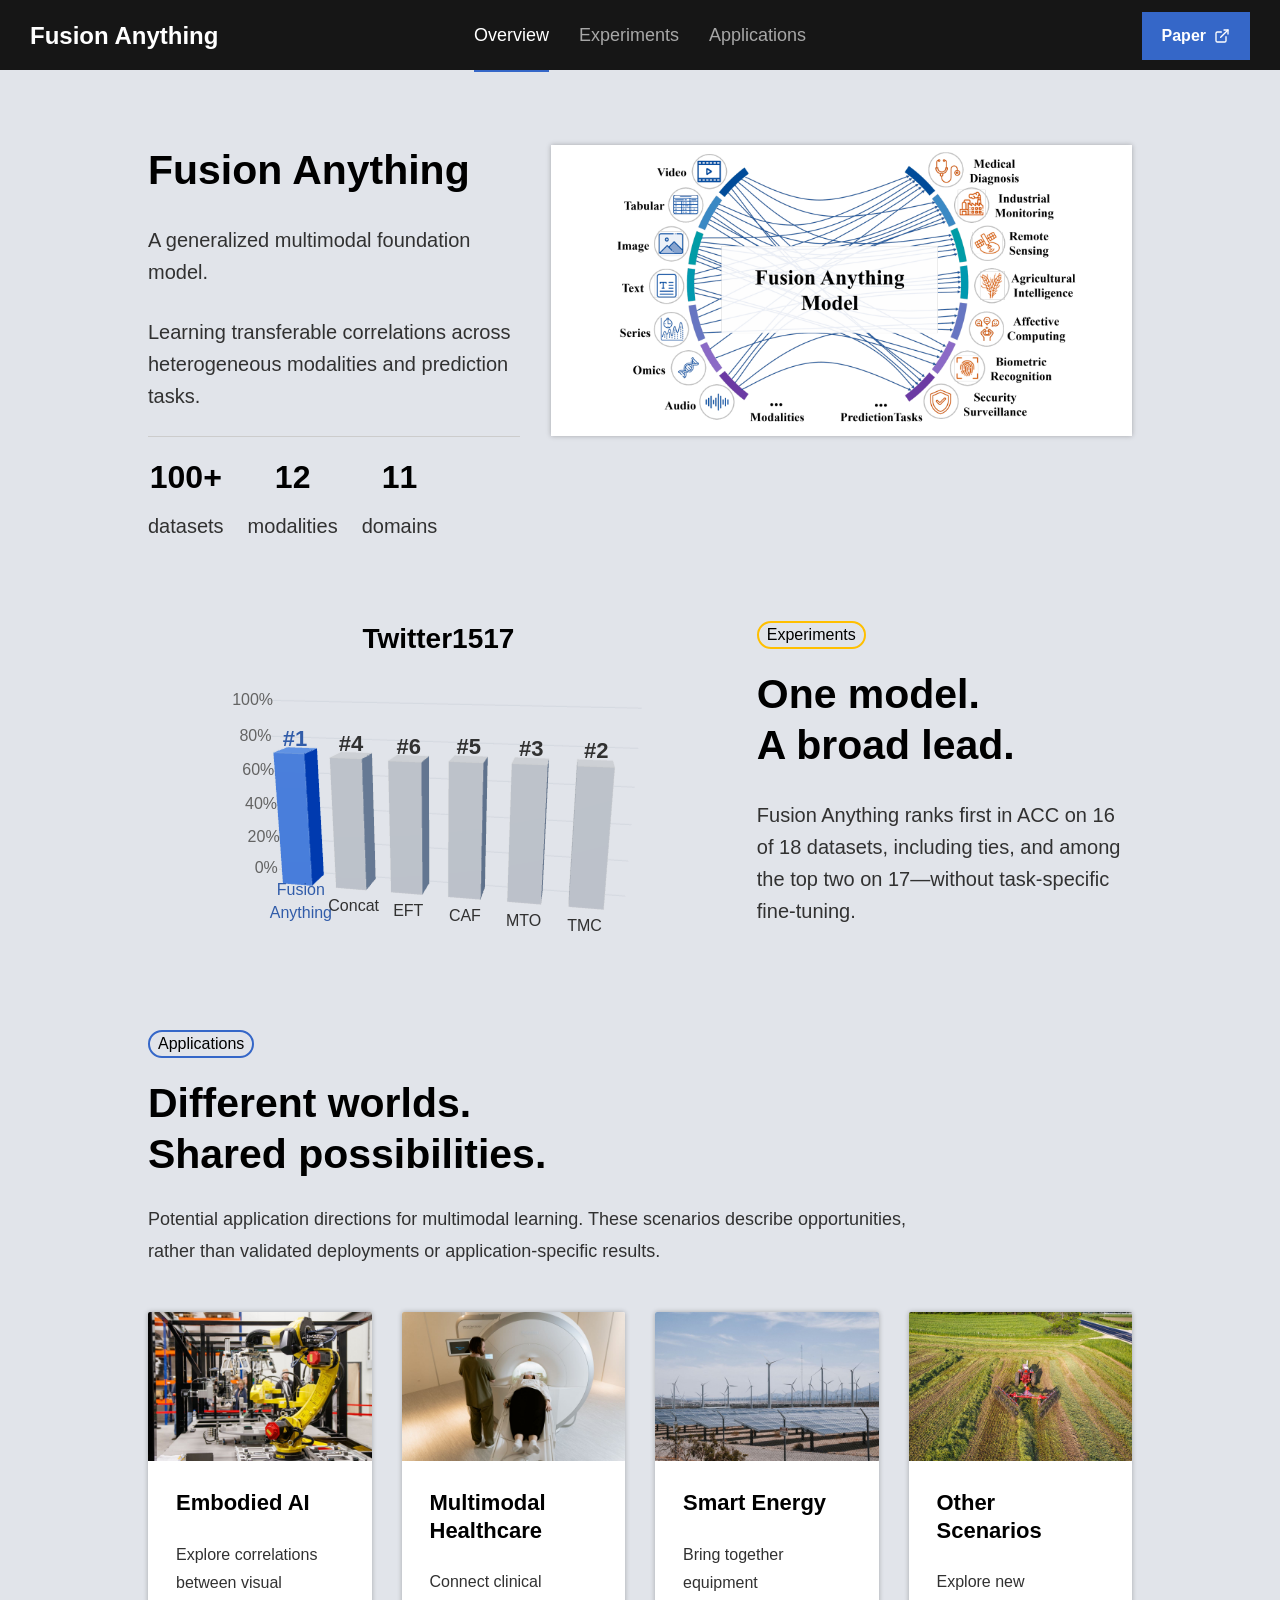
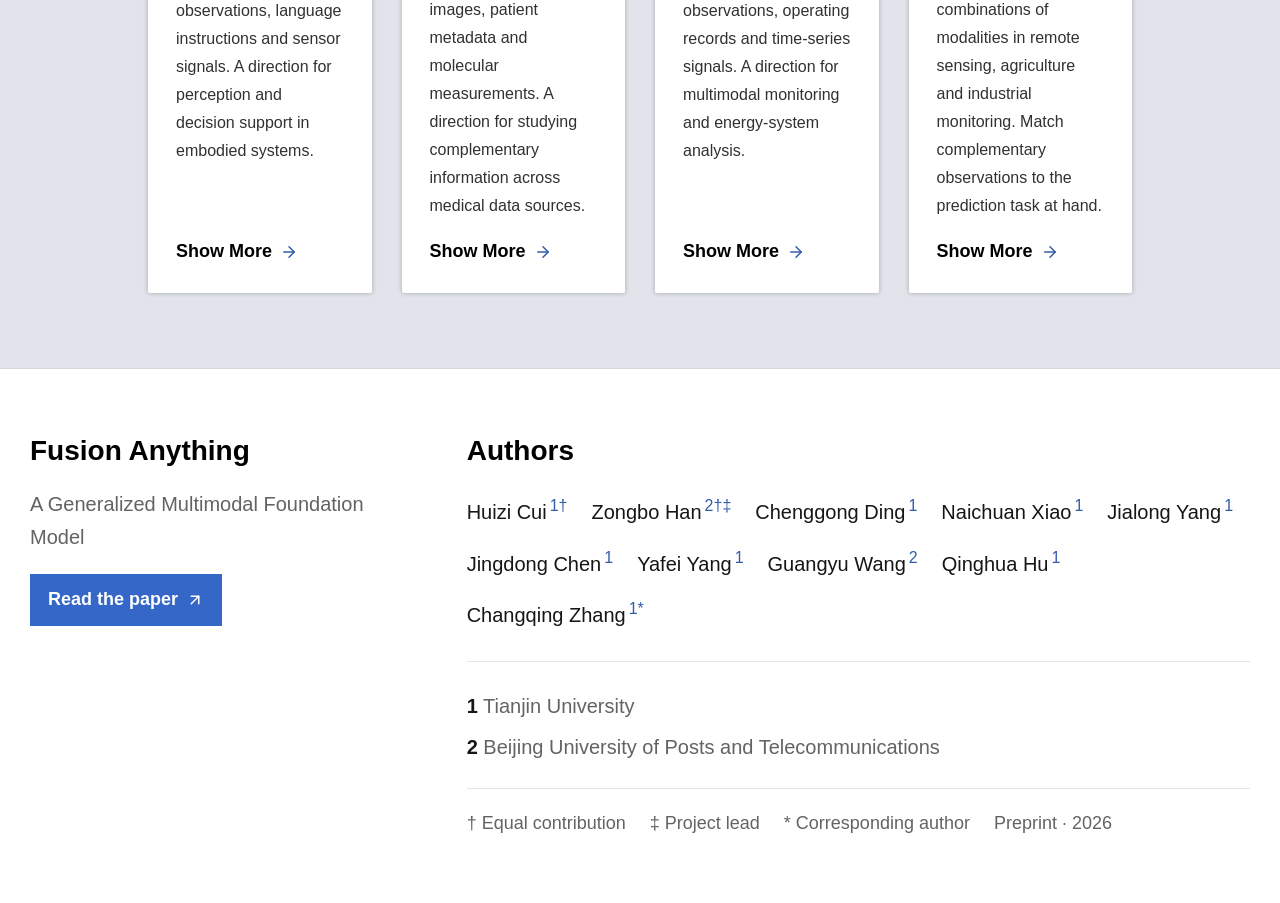
<file: index.html>
<!DOCTYPE html><!--28jx5LhLu7JwzbsnE5Pub--><html lang="en"><head><meta charSet="utf-8"/><meta name="viewport" content="width=device-width, initial-scale=1"/><link rel="preload" href="/_next/static/media/1755441e3a2fa970-s.p.woff2" as="font" crossorigin="" type="font/woff2"/><link rel="preload" href="/_next/static/media/30d74baa196fe88a-s.p.woff2" as="font" crossorigin="" type="font/woff2"/><link rel="preload" as="image" href="/figure-1-user.png"/><link rel="stylesheet" href="/_next/static/css/7f3ce701854b8014.css" data-precedence="next"/><link rel="stylesheet" href="/_next/static/css/47dc0deaf6cbad6c.css" data-precedence="next"/><link rel="preload" as="script" fetchPriority="low" href="/_next/static/chunks/webpack-50b3c8d9ca14c031.js"/><script src="/_next/static/chunks/4bd1b696-c023c6e3521b1417.js" async=""></script><script src="/_next/static/chunks/255-a85cef9cc3a04b12.js" async=""></script><script src="/_next/static/chunks/main-app-768654682fece701.js" async=""></script><script src="/_next/static/chunks/473-3e59e67d133eb0f5.js" async=""></script><script src="/_next/static/chunks/869-407d2397b5e51b56.js" async=""></script><script src="/_next/static/chunks/app/page-cc9f0c605bd87870.js" async=""></script><meta name="next-size-adjust" content=""/><title>Fusion Anything — A Generalized Multimodal Foundation Model</title><meta name="description" content="A visual research project page for Fusion Anything, a unified foundation model for generalized multimodal prediction."/><meta name="keywords" content="Fusion Anything,multimodal learning,foundation model,in-context learning"/><meta property="og:title" content="Fusion Anything"/><meta property="og:description" content="Learning transferable multimodal correlations across arbitrary modalities and tasks."/><meta property="og:type" content="website"/><meta name="twitter:card" content="summary"/><meta name="twitter:title" content="Fusion Anything"/><meta name="twitter:description" content="Learning transferable multimodal correlations across arbitrary modalities and tasks."/><script src="/_next/static/chunks/polyfills-42372ed130431b0a.js" noModule=""></script></head><body class="__variable_c85df0 __variable_d4b326"><div hidden=""><!--$--><!--/$--></div><main class="site-nvidia_site__hyNpY"><a href="#motivation" class="site-nvidia_skip__gcgFP">Skip to content</a><header class="site-nvidia_header__auQSO"><a class="site-nvidia_brand___GjQp" href="#motivation">Fusion <em>Anything</em></a><nav aria-label="Primary"><a href="#motivation" class="site-nvidia_active__weDhO" aria-current="location">Overview</a><a href="#benchmark-3d">Experiments</a><a href="#applications-overview">Applications</a></nav><a class="site-nvidia_paper__yw_mW" href="https://www.researchgate.net/publication/413785302_Fusion_Anything_A_Generalized_Multimodal_Foundation_Model" target="_blank" rel="noreferrer">Paper <svg xmlns="http://www.w3.org/2000/svg" width="16" height="16" viewBox="0 0 24 24" fill="none" stroke="currentColor" stroke-width="2" stroke-linecap="round" stroke-linejoin="round" class="lucide lucide-external-link"><path d="M15 3h6v6"></path><path d="M10 14 21 3"></path><path d="M18 13v6a2 2 0 0 1-2 2H5a2 2 0 0 1-2-2V8a2 2 0 0 1 2-2h6"></path></svg></a></header><section id="motivation" class="site-nvidia_section__ynopI site-nvidia_overview__zc82y" aria-labelledby="overview-title"><div class="site-nvidia_feature__dPd9t"><div class="site-nvidia_copy__xuKS6"><h1 id="overview-title"><span class="site-nvidia_titleWord__x7O4_"><i>F</i><i>u</i><i>s</i><i>i</i><i>o</i><i>n</i></span><span class="site-nvidia_titleWord__x7O4_"><i>A</i><i>n</i><i>y</i><i>t</i><i>h</i><i>i</i><i>n</i><i>g</i></span></h1><p class="site-nvidia_lead__CaY76">A generalized multimodal foundation model.</p><p>Learning transferable correlations across heterogeneous modalities and prediction tasks.</p><div class="site-nvidia_scope__v_VRv" aria-label="Model scope"><div><strong>100+</strong><span>datasets</span></div><div><strong>12</strong><span>modalities</span></div><div><strong>11</strong><span>domains</span></div></div></div><div class="site-nvidia_modelVisual__b8izF"><img alt="Figure 1: heterogeneous modalities connect through Fusion Anything to prediction tasks" width="1436" height="828" decoding="async" data-nimg="1" style="color:transparent" src="/figure-1-user.png"/></div></div></section><section id="benchmark-3d" class="site-nvidia_section__ynopI site-nvidia_experiments__PaQL3" aria-labelledby="experiment-title"><div class="site-nvidia_feature__dPd9t"><div class="site-nvidia_copy__xuKS6"><span class="site-nvidia_eyebrow__4jExs">Experiments</span><h2 id="experiment-title">One model.<br/><em>A broad lead.</em></h2><p class="site-nvidia_lead__CaY76">Fusion Anything ranks first in ACC on <!-- -->16<!-- --> of <!-- -->18<!-- --> datasets, including ties, and among the top two on <!-- -->17<!-- -->—without task-specific fine-tuning.</p></div><div class="site-nvidia_chart__tnLrU"><div class="site-nvidia_chartPlaceholder__gbhi0" aria-label="Accuracy chart loads as this section approaches the viewport"></div></div></div></section><section id="applications-overview" class="site-nvidia_section__ynopI site-nvidia_applications__GNa_q" aria-labelledby="applications-title"><div class="site-nvidia_applicationHeading__Pq6Ld"><span class="site-nvidia_eyebrow__4jExs">Applications</span><h2 id="applications-title">Different worlds.<br/><em>Shared possibilities.</em></h2><p>Potential application directions for multimodal learning. These scenarios describe opportunities, rather than validated deployments or application-specific results.</p></div><div id="application-details" class="site-nvidia_cards__MLOYh"><article class="site-nvidia_card___b_wj"><div class="site-nvidia_cardArt__j0xcc"><img alt="Industrial robotic arm working in a manufacturing facility" loading="lazy" width="1200" height="800" decoding="async" data-nimg="1" style="color:transparent" src="/applications/embodied.jpg"/></div><div class="site-nvidia_cardBody__33I7E"><h3>Embodied AI</h3><p>Explore correlations between visual observations, language instructions and sensor signals. A direction for perception and decision support in embodied systems.</p><a class="site-nvidia_cardLink__9ngGl" href="/applications/embodied/" aria-label="Show more about Embodied AI">Show More <svg xmlns="http://www.w3.org/2000/svg" width="18" height="18" viewBox="0 0 24 24" fill="none" stroke="currentColor" stroke-width="2" stroke-linecap="round" stroke-linejoin="round" class="lucide lucide-arrow-right" aria-hidden="true"><path d="M5 12h14"></path><path d="m12 5 7 7-7 7"></path></svg></a></div></article><article class="site-nvidia_card___b_wj"><div class="site-nvidia_cardArt__j0xcc"><img alt="Patient and healthcare professional at an MRI scanner" loading="lazy" width="1200" height="800" decoding="async" data-nimg="1" style="color:transparent" src="/applications/healthcare.jpg"/></div><div class="site-nvidia_cardBody__33I7E"><h3>Multimodal Healthcare</h3><p>Connect clinical images, patient metadata and molecular measurements. A direction for studying complementary information across medical data sources.</p><a class="site-nvidia_cardLink__9ngGl" href="/applications/healthcare/" aria-label="Show more about Multimodal Healthcare">Show More <svg xmlns="http://www.w3.org/2000/svg" width="18" height="18" viewBox="0 0 24 24" fill="none" stroke="currentColor" stroke-width="2" stroke-linecap="round" stroke-linejoin="round" class="lucide lucide-arrow-right" aria-hidden="true"><path d="M5 12h14"></path><path d="m12 5 7 7-7 7"></path></svg></a></div></article><article class="site-nvidia_card___b_wj"><div class="site-nvidia_cardArt__j0xcc"><img alt="Wind turbines and solar panels at a renewable energy facility" loading="lazy" width="1200" height="800" decoding="async" data-nimg="1" style="color:transparent" src="/applications/energy.jpg"/></div><div class="site-nvidia_cardBody__33I7E"><h3>Smart Energy</h3><p>Bring together equipment observations, operating records and time-series signals. A direction for multimodal monitoring and energy-system analysis.</p><a class="site-nvidia_cardLink__9ngGl" href="/applications/energy/" aria-label="Show more about Smart Energy">Show More <svg xmlns="http://www.w3.org/2000/svg" width="18" height="18" viewBox="0 0 24 24" fill="none" stroke="currentColor" stroke-width="2" stroke-linecap="round" stroke-linejoin="round" class="lucide lucide-arrow-right" aria-hidden="true"><path d="M5 12h14"></path><path d="m12 5 7 7-7 7"></path></svg></a></div></article><article class="site-nvidia_card___b_wj"><div class="site-nvidia_cardArt__j0xcc"><img alt="Aerial view of a tractor working in agricultural fields" loading="lazy" width="1200" height="800" decoding="async" data-nimg="1" style="color:transparent" src="/applications/other.jpg"/></div><div class="site-nvidia_cardBody__33I7E"><h3>Other Scenarios</h3><p>Explore new combinations of modalities in remote sensing, agriculture and industrial monitoring. Match complementary observations to the prediction task at hand.</p><a class="site-nvidia_cardLink__9ngGl" href="/applications/other/" aria-label="Show more about Other Scenarios">Show More <svg xmlns="http://www.w3.org/2000/svg" width="18" height="18" viewBox="0 0 24 24" fill="none" stroke="currentColor" stroke-width="2" stroke-linecap="round" stroke-linejoin="round" class="lucide lucide-arrow-right" aria-hidden="true"><path d="M5 12h14"></path><path d="m12 5 7 7-7 7"></path></svg></a></div></article></div></section><footer class="site-nvidia_footer__uo6hA"><div class="site-nvidia_footerIntro__zjGSo"><span class="site-nvidia_brand___GjQp">Fusion <em>Anything</em></span><p>A Generalized Multimodal Foundation Model</p><a class="site-nvidia_action__OYf5H" href="https://www.researchgate.net/publication/413785302_Fusion_Anything_A_Generalized_Multimodal_Foundation_Model" target="_blank" rel="noreferrer">Read the paper <svg xmlns="http://www.w3.org/2000/svg" width="18" height="18" viewBox="0 0 24 24" fill="none" stroke="currentColor" stroke-width="2" stroke-linecap="round" stroke-linejoin="round" class="lucide lucide-arrow-up-right"><path d="M7 7h10v10"></path><path d="M7 17 17 7"></path></svg></a></div><div class="site-nvidia_credits__1rQb6"><h2>Authors</h2><div class="site-nvidia_authors__0bvkA"><span aria-label="Huizi Cui, affiliation 1, equal contribution">Huizi Cui<sup aria-hidden="true">1<!-- -->†</sup></span><span aria-label="Zongbo Han, affiliation 2, equal contribution and project lead">Zongbo Han<sup aria-hidden="true">2<!-- -->†‡</sup></span><span aria-label="Chenggong Ding, affiliation 1">Chenggong Ding<sup aria-hidden="true">1</sup></span><span aria-label="Naichuan Xiao, affiliation 1">Naichuan Xiao<sup aria-hidden="true">1</sup></span><span aria-label="Jialong Yang, affiliation 1">Jialong Yang<sup aria-hidden="true">1</sup></span><span aria-label="Jingdong Chen, affiliation 1">Jingdong Chen<sup aria-hidden="true">1</sup></span><span aria-label="Yafei Yang, affiliation 1">Yafei Yang<sup aria-hidden="true">1</sup></span><span aria-label="Guangyu Wang, affiliation 2">Guangyu Wang<sup aria-hidden="true">2</sup></span><span aria-label="Qinghua Hu, affiliation 1">Qinghua Hu<sup aria-hidden="true">1</sup></span><span aria-label="Changqing Zhang, affiliation 1, corresponding author">Changqing Zhang<sup aria-hidden="true">1<!-- -->*</sup></span></div><div class="site-nvidia_affiliations__ZzuAG"><p><b>1</b> <!-- -->Tianjin University</p><p><b>2</b> <!-- -->Beijing University of Posts and Telecommunications</p></div><div class="site-nvidia_legend__LlcsI"><span>† Equal contribution</span><span>‡ Project lead</span><span>* Corresponding author</span><span>Preprint · 2026</span></div></div></footer></main><!--$--><!--/$--><script src="/_next/static/chunks/webpack-50b3c8d9ca14c031.js" id="_R_" async=""></script><script>(self.__next_f=self.__next_f||[]).push([0])</script><script>self.__next_f.push([1,"1:\"$Sreact.fragment\"\n2:I[9766,[],\"\"]\n3:I[8924,[],\"\"]\n4:I[1222,[\"473\",\"static/chunks/473-3e59e67d133eb0f5.js\",\"869\",\"static/chunks/869-407d2397b5e51b56.js\",\"974\",\"static/chunks/app/page-cc9f0c605bd87870.js\"],\"default\"]\n5:I[4431,[],\"OutletBoundary\"]\n7:I[5278,[],\"AsyncMetadataOutlet\"]\n9:I[4431,[],\"ViewportBoundary\"]\nb:I[4431,[],\"MetadataBoundary\"]\nc:\"$Sreact.suspense\"\ne:I[7150,[],\"\"]\n:HL[\"/_next/static/media/1755441e3a2fa970-s.p.woff2\",\"font\",{\"crossOrigin\":\"\",\"type\":\"font/woff2\"}]\n:HL[\"/_next/static/media/30d74baa196fe88a-s.p.woff2\",\"font\",{\"crossOrigin\":\"\",\"type\":\"font/woff2\"}]\n:HL[\"/_next/static/css/7f3ce701854b8014.css\",\"style\"]\n:HL[\"/_next/static/css/47dc0deaf6cbad6c.css\",\"style\"]\n"])</script><script>self.__next_f.push([1,"0:{\"P\":null,\"b\":\"28jx5LhLu7JwzbsnE5Pub\",\"p\":\"\",\"c\":[\"\",\"\"],\"i\":false,\"f\":[[[\"\",{\"children\":[\"__PAGE__\",{}]},\"$undefined\",\"$undefined\",true],[\"\",[\"$\",\"$1\",\"c\",{\"children\":[[[\"$\",\"link\",\"0\",{\"rel\":\"stylesheet\",\"href\":\"/_next/static/css/7f3ce701854b8014.css\",\"precedence\":\"next\",\"crossOrigin\":\"$undefined\",\"nonce\":\"$undefined\"}]],[\"$\",\"html\",null,{\"lang\":\"en\",\"children\":[\"$\",\"body\",null,{\"className\":\"__variable_c85df0 __variable_d4b326\",\"children\":[\"$\",\"$L2\",null,{\"parallelRouterKey\":\"children\",\"error\":\"$undefined\",\"errorStyles\":\"$undefined\",\"errorScripts\":\"$undefined\",\"template\":[\"$\",\"$L3\",null,{}],\"templateStyles\":\"$undefined\",\"templateScripts\":\"$undefined\",\"notFound\":[[[\"$\",\"title\",null,{\"children\":\"404: This page could not be found.\"}],[\"$\",\"div\",null,{\"style\":{\"fontFamily\":\"system-ui,\\\"Segoe UI\\\",Roboto,Helvetica,Arial,sans-serif,\\\"Apple Color Emoji\\\",\\\"Segoe UI Emoji\\\"\",\"height\":\"100vh\",\"textAlign\":\"center\",\"display\":\"flex\",\"flexDirection\":\"column\",\"alignItems\":\"center\",\"justifyContent\":\"center\"},\"children\":[\"$\",\"div\",null,{\"children\":[[\"$\",\"style\",null,{\"dangerouslySetInnerHTML\":{\"__html\":\"body{color:#000;background:#fff;margin:0}.next-error-h1{border-right:1px solid rgba(0,0,0,.3)}@media (prefers-color-scheme:dark){body{color:#fff;background:#000}.next-error-h1{border-right:1px solid rgba(255,255,255,.3)}}\"}}],[\"$\",\"h1\",null,{\"className\":\"next-error-h1\",\"style\":{\"display\":\"inline-block\",\"margin\":\"0 20px 0 0\",\"padding\":\"0 23px 0 0\",\"fontSize\":24,\"fontWeight\":500,\"verticalAlign\":\"top\",\"lineHeight\":\"49px\"},\"children\":404}],[\"$\",\"div\",null,{\"style\":{\"display\":\"inline-block\"},\"children\":[\"$\",\"h2\",null,{\"style\":{\"fontSize\":14,\"fontWeight\":400,\"lineHeight\":\"49px\",\"margin\":0},\"children\":\"This page could not be found.\"}]}]]}]}]],[]],\"forbidden\":\"$undefined\",\"unauthorized\":\"$undefined\"}]}]}]]}],{\"children\":[\"__PAGE__\",[\"$\",\"$1\",\"c\",{\"children\":[[\"$\",\"$L4\",null,{}],[[\"$\",\"link\",\"0\",{\"rel\":\"stylesheet\",\"href\":\"/_next/static/css/47dc0deaf6cbad6c.css\",\"precedence\":\"next\",\"crossOrigin\":\"$undefined\",\"nonce\":\"$undefined\"}]],[\"$\",\"$L5\",null,{\"children\":[\"$L6\",[\"$\",\"$L7\",null,{\"promise\":\"$@8\"}]]}]]}],{},null,false]},null,false],[\"$\",\"$1\",\"h\",{\"children\":[null,[[\"$\",\"$L9\",null,{\"children\":\"$La\"}],[\"$\",\"meta\",null,{\"name\":\"next-size-adjust\",\"content\":\"\"}]],[\"$\",\"$Lb\",null,{\"children\":[\"$\",\"div\",null,{\"hidden\":true,\"children\":[\"$\",\"$c\",null,{\"fallback\":null,\"children\":\"$Ld\"}]}]}]]}],false]],\"m\":\"$undefined\",\"G\":[\"$e\",[]],\"s\":false,\"S\":true}\n"])</script><script>self.__next_f.push([1,"a:[[\"$\",\"meta\",\"0\",{\"charSet\":\"utf-8\"}],[\"$\",\"meta\",\"1\",{\"name\":\"viewport\",\"content\":\"width=device-width, initial-scale=1\"}]]\n6:null\n"])</script><script>self.__next_f.push([1,"8:{\"metadata\":[[\"$\",\"title\",\"0\",{\"children\":\"Fusion Anything — A Generalized Multimodal Foundation Model\"}],[\"$\",\"meta\",\"1\",{\"name\":\"description\",\"content\":\"A visual research project page for Fusion Anything, a unified foundation model for generalized multimodal prediction.\"}],[\"$\",\"meta\",\"2\",{\"name\":\"keywords\",\"content\":\"Fusion Anything,multimodal learning,foundation model,in-context learning\"}],[\"$\",\"meta\",\"3\",{\"property\":\"og:title\",\"content\":\"Fusion Anything\"}],[\"$\",\"meta\",\"4\",{\"property\":\"og:description\",\"content\":\"Learning transferable multimodal correlations across arbitrary modalities and tasks.\"}],[\"$\",\"meta\",\"5\",{\"property\":\"og:type\",\"content\":\"website\"}],[\"$\",\"meta\",\"6\",{\"name\":\"twitter:card\",\"content\":\"summary\"}],[\"$\",\"meta\",\"7\",{\"name\":\"twitter:title\",\"content\":\"Fusion Anything\"}],[\"$\",\"meta\",\"8\",{\"name\":\"twitter:description\",\"content\":\"Learning transferable multimodal correlations across arbitrary modalities and tasks.\"}]],\"error\":null,\"digest\":\"$undefined\"}\n"])</script><script>self.__next_f.push([1,"d:\"$8:metadata\"\n"])</script></body></html>
</file>
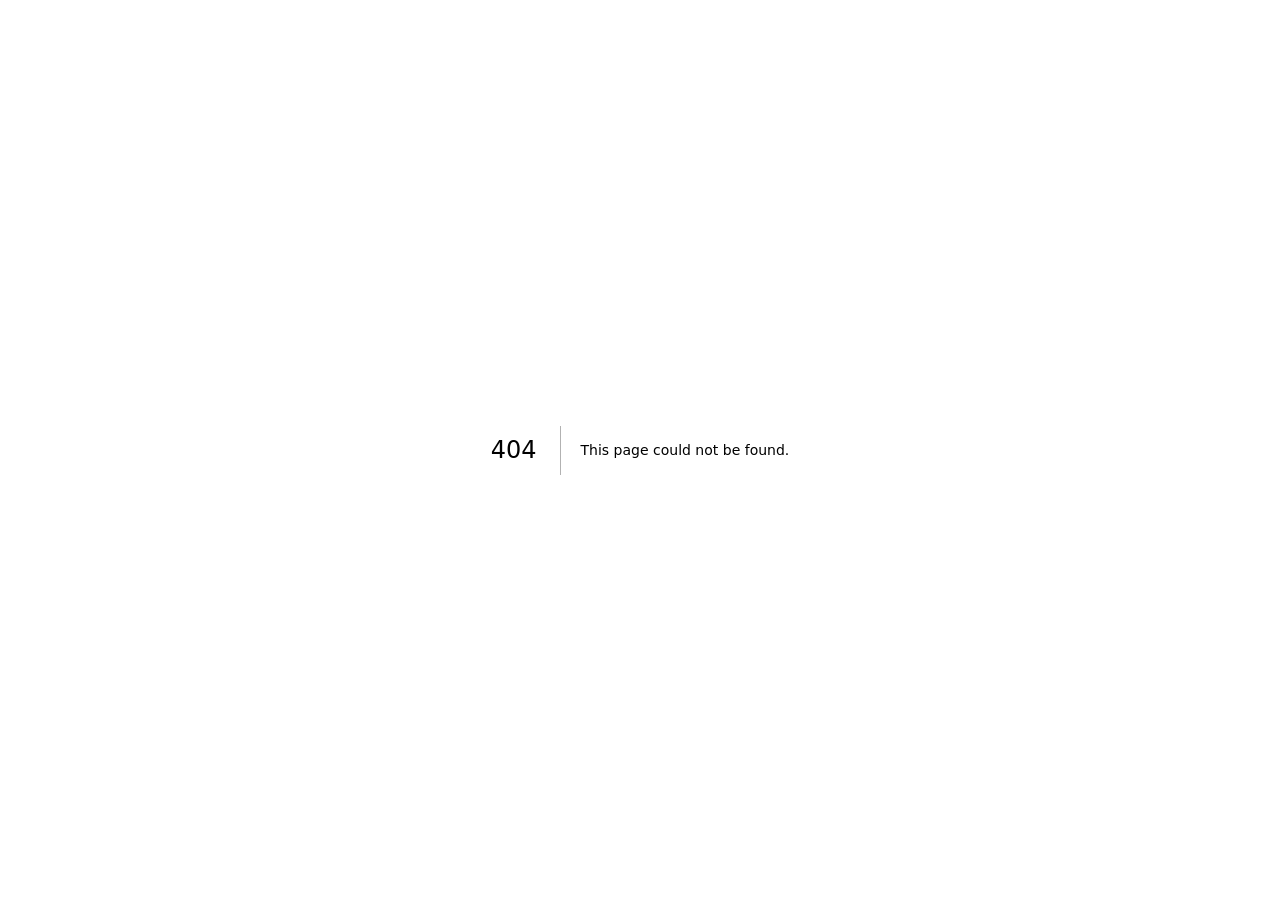
<file: 404/index.html>
<!DOCTYPE html><!--28jx5LhLu7JwzbsnE5Pub--><html lang="en"><head><meta charSet="utf-8"/><meta name="viewport" content="width=device-width, initial-scale=1"/><link rel="preload" href="/_next/static/media/1755441e3a2fa970-s.p.woff2" as="font" crossorigin="" type="font/woff2"/><link rel="preload" href="/_next/static/media/30d74baa196fe88a-s.p.woff2" as="font" crossorigin="" type="font/woff2"/><link rel="stylesheet" href="/_next/static/css/7f3ce701854b8014.css" data-precedence="next"/><link rel="preload" as="script" fetchPriority="low" href="/_next/static/chunks/webpack-50b3c8d9ca14c031.js"/><script src="/_next/static/chunks/4bd1b696-c023c6e3521b1417.js" async=""></script><script src="/_next/static/chunks/255-a85cef9cc3a04b12.js" async=""></script><script src="/_next/static/chunks/main-app-768654682fece701.js" async=""></script><meta name="robots" content="noindex"/><meta name="next-size-adjust" content=""/><title>404: This page could not be found.</title><title>Fusion Anything — A Generalized Multimodal Foundation Model</title><meta name="description" content="A visual research project page for Fusion Anything, a unified foundation model for generalized multimodal prediction."/><meta name="keywords" content="Fusion Anything,multimodal learning,foundation model,in-context learning"/><meta property="og:title" content="Fusion Anything"/><meta property="og:description" content="Learning transferable multimodal correlations across arbitrary modalities and tasks."/><meta property="og:type" content="website"/><meta name="twitter:card" content="summary"/><meta name="twitter:title" content="Fusion Anything"/><meta name="twitter:description" content="Learning transferable multimodal correlations across arbitrary modalities and tasks."/><script src="/_next/static/chunks/polyfills-42372ed130431b0a.js" noModule=""></script></head><body class="__variable_c85df0 __variable_d4b326"><div hidden=""><!--$--><!--/$--></div><div style="font-family:system-ui,&quot;Segoe UI&quot;,Roboto,Helvetica,Arial,sans-serif,&quot;Apple Color Emoji&quot;,&quot;Segoe UI Emoji&quot;;height:100vh;text-align:center;display:flex;flex-direction:column;align-items:center;justify-content:center"><div><style>body{color:#000;background:#fff;margin:0}.next-error-h1{border-right:1px solid rgba(0,0,0,.3)}@media (prefers-color-scheme:dark){body{color:#fff;background:#000}.next-error-h1{border-right:1px solid rgba(255,255,255,.3)}}</style><h1 class="next-error-h1" style="display:inline-block;margin:0 20px 0 0;padding:0 23px 0 0;font-size:24px;font-weight:500;vertical-align:top;line-height:49px">404</h1><div style="display:inline-block"><h2 style="font-size:14px;font-weight:400;line-height:49px;margin:0">This page could not be found.</h2></div></div></div><!--$--><!--/$--><script src="/_next/static/chunks/webpack-50b3c8d9ca14c031.js" id="_R_" async=""></script><script>(self.__next_f=self.__next_f||[]).push([0])</script><script>self.__next_f.push([1,"1:\"$Sreact.fragment\"\n2:I[9766,[],\"\"]\n3:I[8924,[],\"\"]\n4:I[4431,[],\"OutletBoundary\"]\n6:I[5278,[],\"AsyncMetadataOutlet\"]\n8:I[4431,[],\"ViewportBoundary\"]\na:I[4431,[],\"MetadataBoundary\"]\nb:\"$Sreact.suspense\"\nd:I[7150,[],\"\"]\n:HL[\"/_next/static/media/1755441e3a2fa970-s.p.woff2\",\"font\",{\"crossOrigin\":\"\",\"type\":\"font/woff2\"}]\n:HL[\"/_next/static/media/30d74baa196fe88a-s.p.woff2\",\"font\",{\"crossOrigin\":\"\",\"type\":\"font/woff2\"}]\n:HL[\"/_next/static/css/7f3ce701854b8014.css\",\"style\"]\n"])</script><script>self.__next_f.push([1,"0:{\"P\":null,\"b\":\"28jx5LhLu7JwzbsnE5Pub\",\"p\":\"\",\"c\":[\"\",\"_not-found\",\"\"],\"i\":false,\"f\":[[[\"\",{\"children\":[\"/_not-found\",{\"children\":[\"__PAGE__\",{}]}]},\"$undefined\",\"$undefined\",true],[\"\",[\"$\",\"$1\",\"c\",{\"children\":[[[\"$\",\"link\",\"0\",{\"rel\":\"stylesheet\",\"href\":\"/_next/static/css/7f3ce701854b8014.css\",\"precedence\":\"next\",\"crossOrigin\":\"$undefined\",\"nonce\":\"$undefined\"}]],[\"$\",\"html\",null,{\"lang\":\"en\",\"children\":[\"$\",\"body\",null,{\"className\":\"__variable_c85df0 __variable_d4b326\",\"children\":[\"$\",\"$L2\",null,{\"parallelRouterKey\":\"children\",\"error\":\"$undefined\",\"errorStyles\":\"$undefined\",\"errorScripts\":\"$undefined\",\"template\":[\"$\",\"$L3\",null,{}],\"templateStyles\":\"$undefined\",\"templateScripts\":\"$undefined\",\"notFound\":\"$undefined\",\"forbidden\":\"$undefined\",\"unauthorized\":\"$undefined\"}]}]}]]}],{\"children\":[\"/_not-found\",[\"$\",\"$1\",\"c\",{\"children\":[null,[\"$\",\"$L2\",null,{\"parallelRouterKey\":\"children\",\"error\":\"$undefined\",\"errorStyles\":\"$undefined\",\"errorScripts\":\"$undefined\",\"template\":[\"$\",\"$L3\",null,{}],\"templateStyles\":\"$undefined\",\"templateScripts\":\"$undefined\",\"notFound\":\"$undefined\",\"forbidden\":\"$undefined\",\"unauthorized\":\"$undefined\"}]]}],{\"children\":[\"__PAGE__\",[\"$\",\"$1\",\"c\",{\"children\":[[[\"$\",\"title\",null,{\"children\":\"404: This page could not be found.\"}],[\"$\",\"div\",null,{\"style\":{\"fontFamily\":\"system-ui,\\\"Segoe UI\\\",Roboto,Helvetica,Arial,sans-serif,\\\"Apple Color Emoji\\\",\\\"Segoe UI Emoji\\\"\",\"height\":\"100vh\",\"textAlign\":\"center\",\"display\":\"flex\",\"flexDirection\":\"column\",\"alignItems\":\"center\",\"justifyContent\":\"center\"},\"children\":[\"$\",\"div\",null,{\"children\":[[\"$\",\"style\",null,{\"dangerouslySetInnerHTML\":{\"__html\":\"body{color:#000;background:#fff;margin:0}.next-error-h1{border-right:1px solid rgba(0,0,0,.3)}@media (prefers-color-scheme:dark){body{color:#fff;background:#000}.next-error-h1{border-right:1px solid rgba(255,255,255,.3)}}\"}}],[\"$\",\"h1\",null,{\"className\":\"next-error-h1\",\"style\":{\"display\":\"inline-block\",\"margin\":\"0 20px 0 0\",\"padding\":\"0 23px 0 0\",\"fontSize\":24,\"fontWeight\":500,\"verticalAlign\":\"top\",\"lineHeight\":\"49px\"},\"children\":404}],[\"$\",\"div\",null,{\"style\":{\"display\":\"inline-block\"},\"children\":[\"$\",\"h2\",null,{\"style\":{\"fontSize\":14,\"fontWeight\":400,\"lineHeight\":\"49px\",\"margin\":0},\"children\":\"This page could not be found.\"}]}]]}]}]],null,[\"$\",\"$L4\",null,{\"children\":[\"$L5\",[\"$\",\"$L6\",null,{\"promise\":\"$@7\"}]]}]]}],{},null,false]},null,false]},null,false],[\"$\",\"$1\",\"h\",{\"children\":[[\"$\",\"meta\",null,{\"name\":\"robots\",\"content\":\"noindex\"}],[[\"$\",\"$L8\",null,{\"children\":\"$L9\"}],[\"$\",\"meta\",null,{\"name\":\"next-size-adjust\",\"content\":\"\"}]],[\"$\",\"$La\",null,{\"children\":[\"$\",\"div\",null,{\"hidden\":true,\"children\":[\"$\",\"$b\",null,{\"fallback\":null,\"children\":\"$Lc\"}]}]}]]}],false]],\"m\":\"$undefined\",\"G\":[\"$d\",[]],\"s\":false,\"S\":true}\n"])</script><script>self.__next_f.push([1,"9:[[\"$\",\"meta\",\"0\",{\"charSet\":\"utf-8\"}],[\"$\",\"meta\",\"1\",{\"name\":\"viewport\",\"content\":\"width=device-width, initial-scale=1\"}]]\n5:null\n"])</script><script>self.__next_f.push([1,"7:{\"metadata\":[[\"$\",\"title\",\"0\",{\"children\":\"Fusion Anything — A Generalized Multimodal Foundation Model\"}],[\"$\",\"meta\",\"1\",{\"name\":\"description\",\"content\":\"A visual research project page for Fusion Anything, a unified foundation model for generalized multimodal prediction.\"}],[\"$\",\"meta\",\"2\",{\"name\":\"keywords\",\"content\":\"Fusion Anything,multimodal learning,foundation model,in-context learning\"}],[\"$\",\"meta\",\"3\",{\"property\":\"og:title\",\"content\":\"Fusion Anything\"}],[\"$\",\"meta\",\"4\",{\"property\":\"og:description\",\"content\":\"Learning transferable multimodal correlations across arbitrary modalities and tasks.\"}],[\"$\",\"meta\",\"5\",{\"property\":\"og:type\",\"content\":\"website\"}],[\"$\",\"meta\",\"6\",{\"name\":\"twitter:card\",\"content\":\"summary\"}],[\"$\",\"meta\",\"7\",{\"name\":\"twitter:title\",\"content\":\"Fusion Anything\"}],[\"$\",\"meta\",\"8\",{\"name\":\"twitter:description\",\"content\":\"Learning transferable multimodal correlations across arbitrary modalities and tasks.\"}]],\"error\":null,\"digest\":\"$undefined\"}\n"])</script><script>self.__next_f.push([1,"c:\"$7:metadata\"\n"])</script></body></html>
</file>
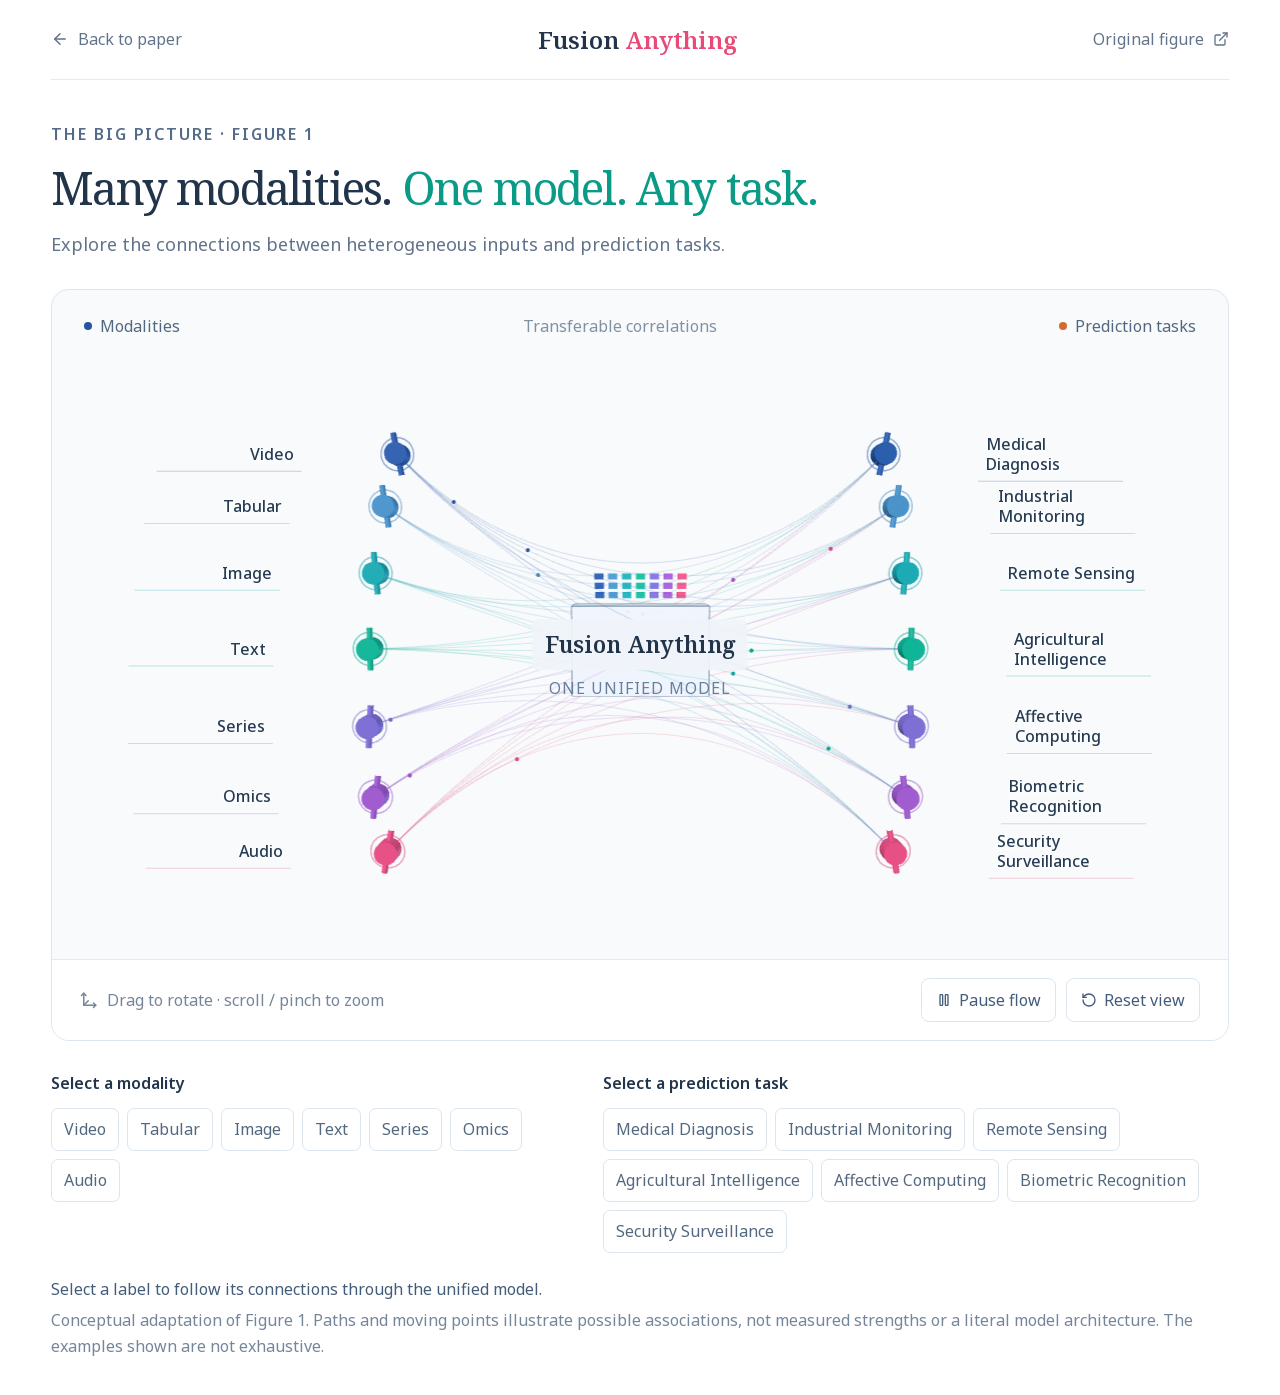
<file: figure-1-3d/index.html>
<!DOCTYPE html><!--28jx5LhLu7JwzbsnE5Pub--><html lang="en"><head><meta charSet="utf-8"/><meta name="viewport" content="width=device-width, initial-scale=1"/><link rel="preload" href="/_next/static/media/1755441e3a2fa970-s.p.woff2" as="font" crossorigin="" type="font/woff2"/><link rel="preload" href="/_next/static/media/30d74baa196fe88a-s.p.woff2" as="font" crossorigin="" type="font/woff2"/><link rel="stylesheet" href="/_next/static/css/7f3ce701854b8014.css" data-precedence="next"/><link rel="stylesheet" href="/_next/static/css/cae0725028257ab3.css" data-precedence="next"/><link rel="preload" as="script" fetchPriority="low" href="/_next/static/chunks/webpack-50b3c8d9ca14c031.js"/><script src="/_next/static/chunks/4bd1b696-c023c6e3521b1417.js" async=""></script><script src="/_next/static/chunks/255-a85cef9cc3a04b12.js" async=""></script><script src="/_next/static/chunks/main-app-768654682fece701.js" async=""></script><script src="/_next/static/chunks/bd904a5c-b6113385eca0cb23.js" async=""></script><script src="/_next/static/chunks/b536a0f1-68e596ed9ed721ac.js" async=""></script><script src="/_next/static/chunks/435-39c933944e50c2af.js" async=""></script><script src="/_next/static/chunks/473-3e59e67d133eb0f5.js" async=""></script><script src="/_next/static/chunks/app/figure-1-3d/page-050afeb2c9a03081.js" async=""></script><meta name="next-size-adjust" content=""/><title>Fusion Anything — Figure 1 in 3D</title><meta name="description" content="Explore the modalities, unified model, and prediction tasks of Fusion Anything in an interactive three-dimensional diagram."/><meta name="keywords" content="Fusion Anything,multimodal learning,foundation model,in-context learning"/><meta property="og:title" content="Fusion Anything"/><meta property="og:description" content="Learning transferable multimodal correlations across arbitrary modalities and tasks."/><meta property="og:type" content="website"/><meta name="twitter:card" content="summary"/><meta name="twitter:title" content="Fusion Anything"/><meta name="twitter:description" content="Learning transferable multimodal correlations across arbitrary modalities and tasks."/><script src="/_next/static/chunks/polyfills-42372ed130431b0a.js" noModule=""></script></head><body class="__variable_c85df0 __variable_d4b326"><div hidden=""><!--$--><!--/$--></div><main class="figure-one-3d_page__3Qm2F"><header class="figure-one-3d_header__olVXu"><a href="/"><svg xmlns="http://www.w3.org/2000/svg" width="18" height="18" viewBox="0 0 24 24" fill="none" stroke="currentColor" stroke-width="2" stroke-linecap="round" stroke-linejoin="round" class="lucide lucide-arrow-left"><path d="m12 19-7-7 7-7"></path><path d="M19 12H5"></path></svg> Back to paper</a><span>Fusion <em>Anything</em></span><a href="/figure-1.svg?rev=2609.22107v2" target="_blank" rel="noreferrer">Original figure <svg xmlns="http://www.w3.org/2000/svg" width="16" height="16" viewBox="0 0 24 24" fill="none" stroke="currentColor" stroke-width="2" stroke-linecap="round" stroke-linejoin="round" class="lucide lucide-external-link"><path d="M15 3h6v6"></path><path d="M10 14 21 3"></path><path d="M18 13v6a2 2 0 0 1-2 2H5a2 2 0 0 1-2-2V8a2 2 0 0 1 2-2h6"></path></svg></a></header><div class="figure-one-3d_intro__bjkeu"><p class="figure-one-3d_eyebrow__OjQ9c">THE BIG PICTURE · FIGURE 1</p><h1>Many modalities.<br/> <em>One model. Any task.</em></h1><p>Explore the connections between heterogeneous inputs and prediction tasks.</p></div><section class="figure-one-3d_explorer__hvEoq" aria-label="Interactive Figure 1"><div class="figure-one-3d_sceneHeader__MLLxW"><span><i></i> Modalities</span><span>Transferable correlations</span><span><i></i> Prediction tasks</span></div><div class="figure-one-3d_viewport__o9Jv0"></div><p class="figure-one-3d_loading__riuoj">Loading the 3D diagram…</p><div class="figure-one-3d_tools__2mQYB"><span><svg xmlns="http://www.w3.org/2000/svg" width="18" height="18" viewBox="0 0 24 24" fill="none" stroke="currentColor" stroke-width="2" stroke-linecap="round" stroke-linejoin="round" class="lucide lucide-move3d"><path d="M5 3v16h16"></path><path d="m5 19 6-6"></path><path d="m2 6 3-3 3 3"></path><path d="m18 16 3 3-3 3"></path></svg> Drag to rotate · scroll / pinch to zoom</span><div><button disabled=""><svg xmlns="http://www.w3.org/2000/svg" width="16" height="16" viewBox="0 0 24 24" fill="none" stroke="currentColor" stroke-width="2" stroke-linecap="round" stroke-linejoin="round" class="lucide lucide-pause"><rect x="14" y="4" width="4" height="16" rx="1"></rect><rect x="6" y="4" width="4" height="16" rx="1"></rect></svg>Pause flow</button><button disabled=""><svg xmlns="http://www.w3.org/2000/svg" width="16" height="16" viewBox="0 0 24 24" fill="none" stroke="currentColor" stroke-width="2" stroke-linecap="round" stroke-linejoin="round" class="lucide lucide-rotate-ccw"><path d="M3 12a9 9 0 1 0 9-9 9.75 9.75 0 0 0-6.74 2.74L3 8"></path><path d="M3 3v5h5"></path></svg> Reset view</button></div></div></section><div class="figure-one-3d_filters__yAy0B"><div><h2>Select a modality</h2><div class="figure-one-3d_chips__0_bhI"><button style="--chip-color:#2355a0" aria-pressed="false">Video</button><button style="--chip-color:#4388bb" aria-pressed="false">Tabular</button><button style="--chip-color:#159fa7" aria-pressed="false">Image</button><button style="--chip-color:#08a98d" aria-pressed="false">Text</button><button style="--chip-color:#7567c6" aria-pressed="false">Series</button><button style="--chip-color:#9655c2" aria-pressed="false">Omics</button><button style="--chip-color:#d84a7c" aria-pressed="false">Audio</button></div></div><div><h2>Select a prediction task</h2><div class="figure-one-3d_chips__0_bhI"><button style="--chip-color:#2355a0" aria-pressed="false">Medical Diagnosis</button><button style="--chip-color:#4388bb" aria-pressed="false">Industrial Monitoring</button><button style="--chip-color:#159fa7" aria-pressed="false">Remote Sensing</button><button style="--chip-color:#08a98d" aria-pressed="false">Agricultural Intelligence</button><button style="--chip-color:#7567c6" aria-pressed="false">Affective Computing</button><button style="--chip-color:#9655c2" aria-pressed="false">Biometric Recognition</button><button style="--chip-color:#d84a7c" aria-pressed="false">Security Surveillance</button></div></div></div><footer class="figure-one-3d_footer__jvI7c"><p aria-live="polite">Select a label to follow its connections through the unified model.</p><p>Conceptual adaptation of Figure 1. Paths and moving points illustrate possible associations, not measured strengths or a literal model architecture. The examples shown are not exhaustive.</p></footer></main><!--$--><!--/$--><script src="/_next/static/chunks/webpack-50b3c8d9ca14c031.js" id="_R_" async=""></script><script>(self.__next_f=self.__next_f||[]).push([0])</script><script>self.__next_f.push([1,"1:\"$Sreact.fragment\"\n2:I[9766,[],\"\"]\n3:I[8924,[],\"\"]\n4:I[8090,[\"831\",\"static/chunks/bd904a5c-b6113385eca0cb23.js\",\"367\",\"static/chunks/b536a0f1-68e596ed9ed721ac.js\",\"435\",\"static/chunks/435-39c933944e50c2af.js\",\"473\",\"static/chunks/473-3e59e67d133eb0f5.js\",\"447\",\"static/chunks/app/figure-1-3d/page-050afeb2c9a03081.js\"],\"default\"]\n5:I[4431,[],\"OutletBoundary\"]\n7:I[5278,[],\"AsyncMetadataOutlet\"]\n9:I[4431,[],\"ViewportBoundary\"]\nb:I[4431,[],\"MetadataBoundary\"]\nc:\"$Sreact.suspense\"\ne:I[7150,[],\"\"]\n:HL[\"/_next/static/media/1755441e3a2fa970-s.p.woff2\",\"font\",{\"crossOrigin\":\"\",\"type\":\"font/woff2\"}]\n:HL[\"/_next/static/media/30d74baa196fe88a-s.p.woff2\",\"font\",{\"crossOrigin\":\"\",\"type\":\"font/woff2\"}]\n:HL[\"/_next/static/css/7f3ce701854b8014.css\",\"style\"]\n:HL[\"/_next/static/css/cae0725028257ab3.css\",\"style\"]\n"])</script><script>self.__next_f.push([1,"0:{\"P\":null,\"b\":\"28jx5LhLu7JwzbsnE5Pub\",\"p\":\"\",\"c\":[\"\",\"figure-1-3d\",\"\"],\"i\":false,\"f\":[[[\"\",{\"children\":[\"figure-1-3d\",{\"children\":[\"__PAGE__\",{}]}]},\"$undefined\",\"$undefined\",true],[\"\",[\"$\",\"$1\",\"c\",{\"children\":[[[\"$\",\"link\",\"0\",{\"rel\":\"stylesheet\",\"href\":\"/_next/static/css/7f3ce701854b8014.css\",\"precedence\":\"next\",\"crossOrigin\":\"$undefined\",\"nonce\":\"$undefined\"}]],[\"$\",\"html\",null,{\"lang\":\"en\",\"children\":[\"$\",\"body\",null,{\"className\":\"__variable_c85df0 __variable_d4b326\",\"children\":[\"$\",\"$L2\",null,{\"parallelRouterKey\":\"children\",\"error\":\"$undefined\",\"errorStyles\":\"$undefined\",\"errorScripts\":\"$undefined\",\"template\":[\"$\",\"$L3\",null,{}],\"templateStyles\":\"$undefined\",\"templateScripts\":\"$undefined\",\"notFound\":[[[\"$\",\"title\",null,{\"children\":\"404: This page could not be found.\"}],[\"$\",\"div\",null,{\"style\":{\"fontFamily\":\"system-ui,\\\"Segoe UI\\\",Roboto,Helvetica,Arial,sans-serif,\\\"Apple Color Emoji\\\",\\\"Segoe UI Emoji\\\"\",\"height\":\"100vh\",\"textAlign\":\"center\",\"display\":\"flex\",\"flexDirection\":\"column\",\"alignItems\":\"center\",\"justifyContent\":\"center\"},\"children\":[\"$\",\"div\",null,{\"children\":[[\"$\",\"style\",null,{\"dangerouslySetInnerHTML\":{\"__html\":\"body{color:#000;background:#fff;margin:0}.next-error-h1{border-right:1px solid rgba(0,0,0,.3)}@media (prefers-color-scheme:dark){body{color:#fff;background:#000}.next-error-h1{border-right:1px solid rgba(255,255,255,.3)}}\"}}],[\"$\",\"h1\",null,{\"className\":\"next-error-h1\",\"style\":{\"display\":\"inline-block\",\"margin\":\"0 20px 0 0\",\"padding\":\"0 23px 0 0\",\"fontSize\":24,\"fontWeight\":500,\"verticalAlign\":\"top\",\"lineHeight\":\"49px\"},\"children\":404}],[\"$\",\"div\",null,{\"style\":{\"display\":\"inline-block\"},\"children\":[\"$\",\"h2\",null,{\"style\":{\"fontSize\":14,\"fontWeight\":400,\"lineHeight\":\"49px\",\"margin\":0},\"children\":\"This page could not be found.\"}]}]]}]}]],[]],\"forbidden\":\"$undefined\",\"unauthorized\":\"$undefined\"}]}]}]]}],{\"children\":[\"figure-1-3d\",[\"$\",\"$1\",\"c\",{\"children\":[null,[\"$\",\"$L2\",null,{\"parallelRouterKey\":\"children\",\"error\":\"$undefined\",\"errorStyles\":\"$undefined\",\"errorScripts\":\"$undefined\",\"template\":[\"$\",\"$L3\",null,{}],\"templateStyles\":\"$undefined\",\"templateScripts\":\"$undefined\",\"notFound\":\"$undefined\",\"forbidden\":\"$undefined\",\"unauthorized\":\"$undefined\"}]]}],{\"children\":[\"__PAGE__\",[\"$\",\"$1\",\"c\",{\"children\":[[\"$\",\"$L4\",null,{}],[[\"$\",\"link\",\"0\",{\"rel\":\"stylesheet\",\"href\":\"/_next/static/css/cae0725028257ab3.css\",\"precedence\":\"next\",\"crossOrigin\":\"$undefined\",\"nonce\":\"$undefined\"}]],[\"$\",\"$L5\",null,{\"children\":[\"$L6\",[\"$\",\"$L7\",null,{\"promise\":\"$@8\"}]]}]]}],{},null,false]},null,false]},null,false],[\"$\",\"$1\",\"h\",{\"children\":[null,[[\"$\",\"$L9\",null,{\"children\":\"$La\"}],[\"$\",\"meta\",null,{\"name\":\"next-size-adjust\",\"content\":\"\"}]],[\"$\",\"$Lb\",null,{\"children\":[\"$\",\"div\",null,{\"hidden\":true,\"children\":[\"$\",\"$c\",null,{\"fallback\":null,\"children\":\"$Ld\"}]}]}]]}],false]],\"m\":\"$undefined\",\"G\":[\"$e\",[]],\"s\":false,\"S\":true}\n"])</script><script>self.__next_f.push([1,"a:[[\"$\",\"meta\",\"0\",{\"charSet\":\"utf-8\"}],[\"$\",\"meta\",\"1\",{\"name\":\"viewport\",\"content\":\"width=device-width, initial-scale=1\"}]]\n6:null\n"])</script><script>self.__next_f.push([1,"8:{\"metadata\":[[\"$\",\"title\",\"0\",{\"children\":\"Fusion Anything — Figure 1 in 3D\"}],[\"$\",\"meta\",\"1\",{\"name\":\"description\",\"content\":\"Explore the modalities, unified model, and prediction tasks of Fusion Anything in an interactive three-dimensional diagram.\"}],[\"$\",\"meta\",\"2\",{\"name\":\"keywords\",\"content\":\"Fusion Anything,multimodal learning,foundation model,in-context learning\"}],[\"$\",\"meta\",\"3\",{\"property\":\"og:title\",\"content\":\"Fusion Anything\"}],[\"$\",\"meta\",\"4\",{\"property\":\"og:description\",\"content\":\"Learning transferable multimodal correlations across arbitrary modalities and tasks.\"}],[\"$\",\"meta\",\"5\",{\"property\":\"og:type\",\"content\":\"website\"}],[\"$\",\"meta\",\"6\",{\"name\":\"twitter:card\",\"content\":\"summary\"}],[\"$\",\"meta\",\"7\",{\"name\":\"twitter:title\",\"content\":\"Fusion Anything\"}],[\"$\",\"meta\",\"8\",{\"name\":\"twitter:description\",\"content\":\"Learning transferable multimodal correlations across arbitrary modalities and tasks.\"}]],\"error\":null,\"digest\":\"$undefined\"}\n"])</script><script>self.__next_f.push([1,"d:\"$8:metadata\"\n"])</script></body></html>
</file>
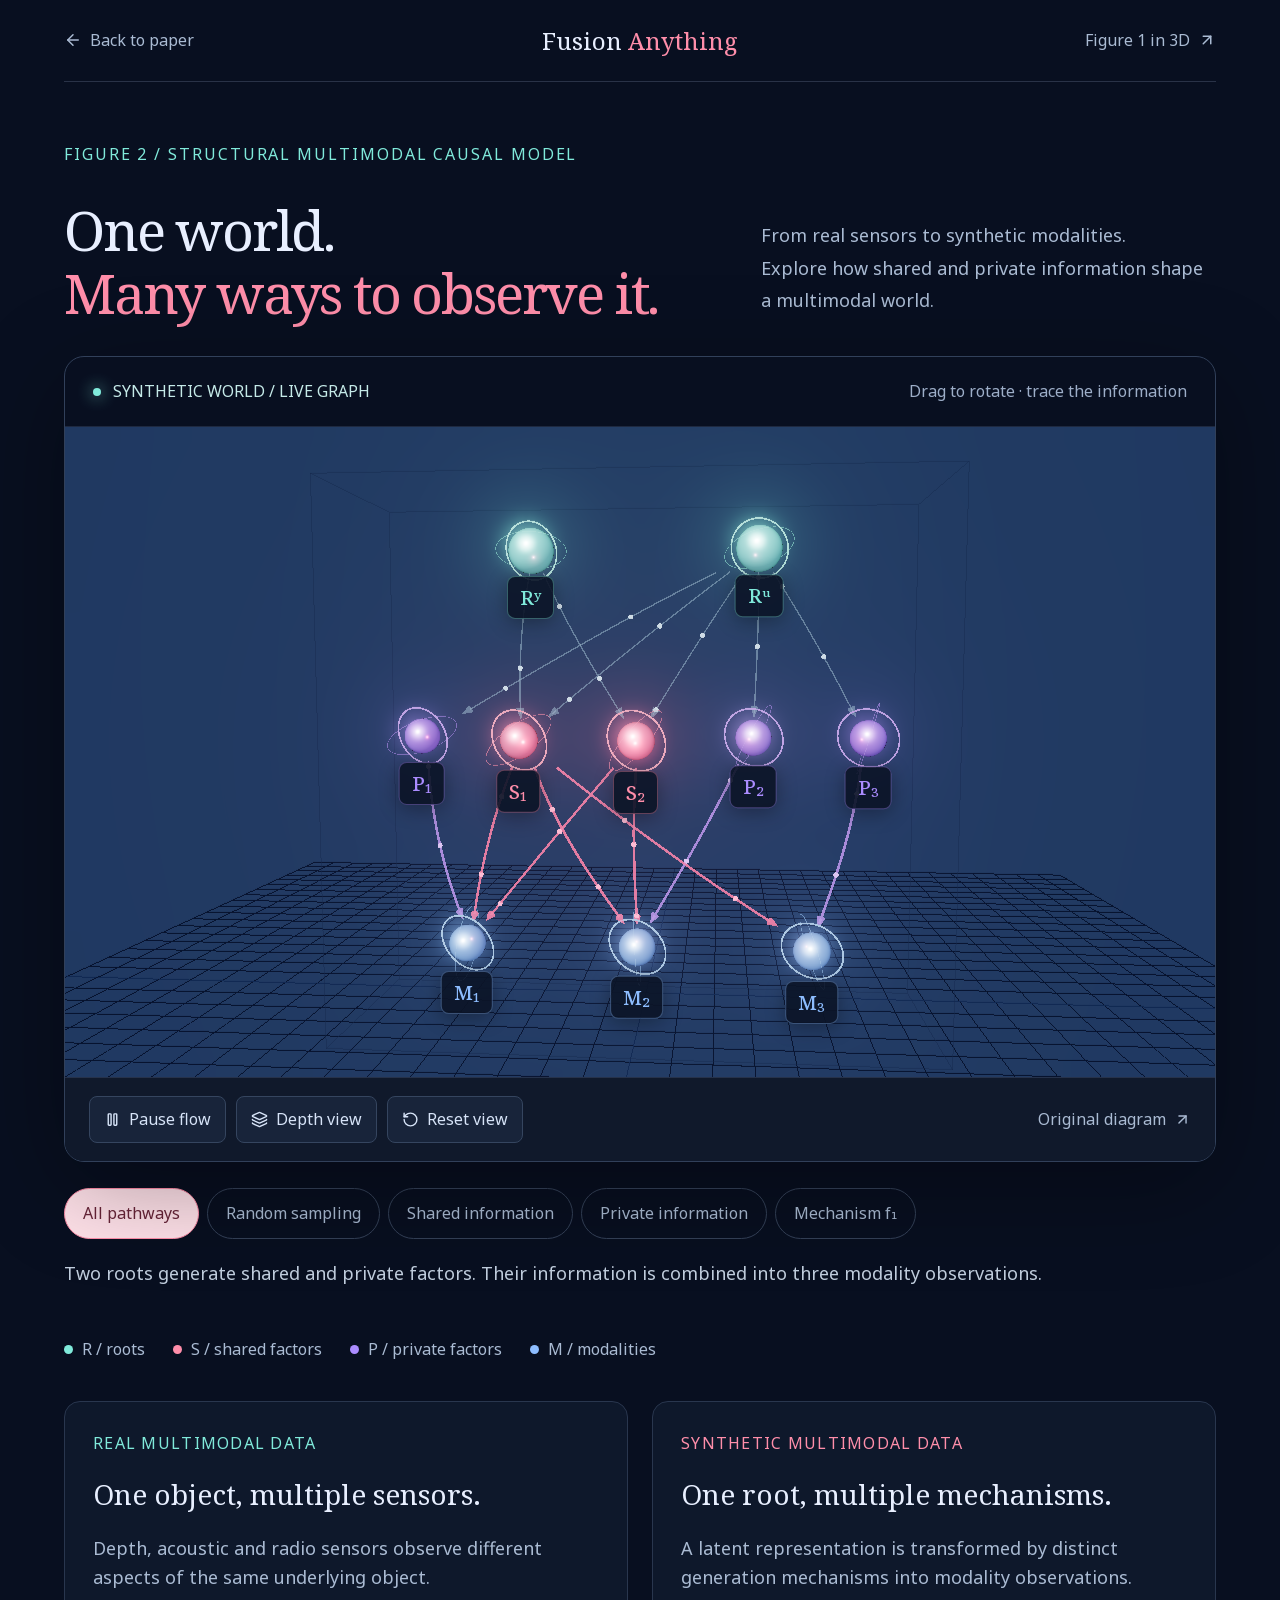
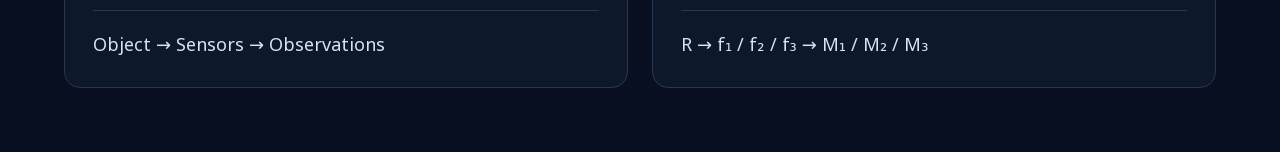
<file: figure-2-3d/index.html>
<!DOCTYPE html><!--28jx5LhLu7JwzbsnE5Pub--><html lang="en"><head><meta charSet="utf-8"/><meta name="viewport" content="width=device-width, initial-scale=1"/><link rel="preload" href="/_next/static/media/1755441e3a2fa970-s.p.woff2" as="font" crossorigin="" type="font/woff2"/><link rel="preload" href="/_next/static/media/30d74baa196fe88a-s.p.woff2" as="font" crossorigin="" type="font/woff2"/><link rel="stylesheet" href="/_next/static/css/7f3ce701854b8014.css" data-precedence="next"/><link rel="stylesheet" href="/_next/static/css/2bc497b3823b77cf.css" data-precedence="next"/><link rel="preload" as="script" fetchPriority="low" href="/_next/static/chunks/webpack-50b3c8d9ca14c031.js"/><script src="/_next/static/chunks/4bd1b696-c023c6e3521b1417.js" async=""></script><script src="/_next/static/chunks/255-a85cef9cc3a04b12.js" async=""></script><script src="/_next/static/chunks/main-app-768654682fece701.js" async=""></script><script src="/_next/static/chunks/bd904a5c-b6113385eca0cb23.js" async=""></script><script src="/_next/static/chunks/b536a0f1-68e596ed9ed721ac.js" async=""></script><script src="/_next/static/chunks/435-39c933944e50c2af.js" async=""></script><script src="/_next/static/chunks/473-3e59e67d133eb0f5.js" async=""></script><script src="/_next/static/chunks/409-7ad38f54ffe8bbb3.js" async=""></script><script src="/_next/static/chunks/app/figure-2-3d/page-be54525135c741b6.js" async=""></script><meta name="next-size-adjust" content=""/><title>Fusion Anything — Synthetic Worlds in 3D</title><meta name="description" content="Explore the shared and private information pathways of the structural multimodal causal model."/><meta name="keywords" content="Fusion Anything,multimodal learning,foundation model,in-context learning"/><meta property="og:title" content="Fusion Anything"/><meta property="og:description" content="Learning transferable multimodal correlations across arbitrary modalities and tasks."/><meta property="og:type" content="website"/><meta name="twitter:card" content="summary"/><meta name="twitter:title" content="Fusion Anything"/><meta name="twitter:description" content="Learning transferable multimodal correlations across arbitrary modalities and tasks."/><script src="/_next/static/chunks/polyfills-42372ed130431b0a.js" noModule=""></script></head><body class="__variable_c85df0 __variable_d4b326"><div hidden=""><!--$--><!--/$--></div><main class="figure-two-3d_page__W0i97"><header class="figure-two-3d_header__ot0A_"><a href="/"><svg xmlns="http://www.w3.org/2000/svg" width="18" height="18" viewBox="0 0 24 24" fill="none" stroke="currentColor" stroke-width="2" stroke-linecap="round" stroke-linejoin="round" class="lucide lucide-arrow-left"><path d="m12 19-7-7 7-7"></path><path d="M19 12H5"></path></svg>Back to paper</a><span>Fusion <em>Anything</em></span><a href="/figure-1-3d/">Figure 1 in 3D<svg xmlns="http://www.w3.org/2000/svg" width="18" height="18" viewBox="0 0 24 24" fill="none" stroke="currentColor" stroke-width="2" stroke-linecap="round" stroke-linejoin="round" class="lucide lucide-arrow-up-right"><path d="M7 7h10v10"></path><path d="M7 17 17 7"></path></svg></a></header><section class="figure-two-3d_intro__5iw_u"><p>FIGURE 2 / STRUCTURAL MULTIMODAL CAUSAL MODEL</p><h1>One world.<br/><em>Many ways to observe it.</em></h1><div class="figure-two-3d_summary__x0AFI">From real sensors to synthetic modalities.<br/>Explore how shared and private information shape a multimodal world.</div></section><section class="figure-two-3d_explorer__gh5KD" aria-label="Interactive structural multimodal causal model"><div class="figure-two-3d_bar__dB0YG"><span><i></i>SYNTHETIC WORLD / LIVE GRAPH</span><span>Drag to rotate · trace the information</span></div><div class="figure-two-3d_viewport__Nt4Pc"></div><p class="figure-two-3d_loading__L3ni_">Building your synthetic world…</p><div class="figure-two-3d_controls__ej4bH"><div><button disabled=""><svg xmlns="http://www.w3.org/2000/svg" width="17" height="17" viewBox="0 0 24 24" fill="none" stroke="currentColor" stroke-width="2" stroke-linecap="round" stroke-linejoin="round" class="lucide lucide-pause"><rect x="14" y="4" width="4" height="16" rx="1"></rect><rect x="6" y="4" width="4" height="16" rx="1"></rect></svg> <!-- -->Pause flow</button><button disabled=""><svg xmlns="http://www.w3.org/2000/svg" width="17" height="17" viewBox="0 0 24 24" fill="none" stroke="currentColor" stroke-width="2" stroke-linecap="round" stroke-linejoin="round" class="lucide lucide-layers"><path d="M12.83 2.18a2 2 0 0 0-1.66 0L2.6 6.08a1 1 0 0 0 0 1.83l8.58 3.91a2 2 0 0 0 1.66 0l8.58-3.9a1 1 0 0 0 0-1.83z"></path><path d="M2 12a1 1 0 0 0 .58.91l8.6 3.91a2 2 0 0 0 1.65 0l8.58-3.9A1 1 0 0 0 22 12"></path><path d="M2 17a1 1 0 0 0 .58.91l8.6 3.91a2 2 0 0 0 1.65 0l8.58-3.9A1 1 0 0 0 22 17"></path></svg>Depth view</button><button disabled=""><svg xmlns="http://www.w3.org/2000/svg" width="17" height="17" viewBox="0 0 24 24" fill="none" stroke="currentColor" stroke-width="2" stroke-linecap="round" stroke-linejoin="round" class="lucide lucide-rotate-ccw"><path d="M3 12a9 9 0 1 0 9-9 9.75 9.75 0 0 0-6.74 2.74L3 8"></path><path d="M3 3v5h5"></path></svg>Reset view</button></div><a href="/figure-2.png" target="_blank" rel="noreferrer">Original diagram<svg xmlns="http://www.w3.org/2000/svg" width="17" height="17" viewBox="0 0 24 24" fill="none" stroke="currentColor" stroke-width="2" stroke-linecap="round" stroke-linejoin="round" class="lucide lucide-arrow-up-right"><path d="M7 7h10v10"></path><path d="M7 17 17 7"></path></svg></a></div></section><section class="figure-two-3d_pathways__LZRP6"><div class="figure-two-3d_tabs__HEEWU" aria-label="Highlight information pathways"><button aria-pressed="true">All pathways</button><button aria-pressed="false">Random sampling</button><button aria-pressed="false">Shared information</button><button aria-pressed="false">Private information</button><button aria-pressed="false">Mechanism f₁</button></div><p aria-live="polite">Two roots generate shared and private factors. Their information is combined into three modality observations.</p><div class="figure-two-3d_legend__lFQqN"><span><i style="background:#80eadb"></i>R / roots</span><span><i style="background:#ff8eaa"></i>S / shared factors</span><span><i style="background:#ab8cff"></i>P / private factors</span><span><i style="background:#8dbdff"></i>M / modalities</span></div></section><section class="figure-two-3d_concepts__ebGzY"><article><span>REAL MULTIMODAL DATA</span><h2>One object, multiple sensors.</h2><p>Depth, acoustic and radio sensors observe different aspects of the same underlying object.</p><div>Object → Sensors → Observations</div></article><article><span>SYNTHETIC MULTIMODAL DATA</span><h2>One root, multiple mechanisms.</h2><p>A latent representation is transformed by distinct generation mechanisms into modality observations.</p><div>R → f₁ / f₂ / f₃ → M₁ / M₂ / M₃</div></article></section></main><!--$--><!--/$--><script src="/_next/static/chunks/webpack-50b3c8d9ca14c031.js" id="_R_" async=""></script><script>(self.__next_f=self.__next_f||[]).push([0])</script><script>self.__next_f.push([1,"1:\"$Sreact.fragment\"\n2:I[9766,[],\"\"]\n3:I[8924,[],\"\"]\n4:I[7265,[\"831\",\"static/chunks/bd904a5c-b6113385eca0cb23.js\",\"367\",\"static/chunks/b536a0f1-68e596ed9ed721ac.js\",\"435\",\"static/chunks/435-39c933944e50c2af.js\",\"473\",\"static/chunks/473-3e59e67d133eb0f5.js\",\"409\",\"static/chunks/409-7ad38f54ffe8bbb3.js\",\"360\",\"static/chunks/app/figure-2-3d/page-be54525135c741b6.js\"],\"default\"]\n5:I[4431,[],\"OutletBoundary\"]\n7:I[5278,[],\"AsyncMetadataOutlet\"]\n9:I[4431,[],\"ViewportBoundary\"]\nb:I[4431,[],\"MetadataBoundary\"]\nc:\"$Sreact.suspense\"\ne:I[7150,[],\"\"]\n:HL[\"/_next/static/media/1755441e3a2fa970-s.p.woff2\",\"font\",{\"crossOrigin\":\"\",\"type\":\"font/woff2\"}]\n:HL[\"/_next/static/media/30d74baa196fe88a-s.p.woff2\",\"font\",{\"crossOrigin\":\"\",\"type\":\"font/woff2\"}]\n:HL[\"/_next/static/css/7f3ce701854b8014.css\",\"style\"]\n:HL[\"/_next/static/css/2bc497b3823b77cf.css\",\"style\"]\n"])</script><script>self.__next_f.push([1,"0:{\"P\":null,\"b\":\"28jx5LhLu7JwzbsnE5Pub\",\"p\":\"\",\"c\":[\"\",\"figure-2-3d\",\"\"],\"i\":false,\"f\":[[[\"\",{\"children\":[\"figure-2-3d\",{\"children\":[\"__PAGE__\",{}]}]},\"$undefined\",\"$undefined\",true],[\"\",[\"$\",\"$1\",\"c\",{\"children\":[[[\"$\",\"link\",\"0\",{\"rel\":\"stylesheet\",\"href\":\"/_next/static/css/7f3ce701854b8014.css\",\"precedence\":\"next\",\"crossOrigin\":\"$undefined\",\"nonce\":\"$undefined\"}]],[\"$\",\"html\",null,{\"lang\":\"en\",\"children\":[\"$\",\"body\",null,{\"className\":\"__variable_c85df0 __variable_d4b326\",\"children\":[\"$\",\"$L2\",null,{\"parallelRouterKey\":\"children\",\"error\":\"$undefined\",\"errorStyles\":\"$undefined\",\"errorScripts\":\"$undefined\",\"template\":[\"$\",\"$L3\",null,{}],\"templateStyles\":\"$undefined\",\"templateScripts\":\"$undefined\",\"notFound\":[[[\"$\",\"title\",null,{\"children\":\"404: This page could not be found.\"}],[\"$\",\"div\",null,{\"style\":{\"fontFamily\":\"system-ui,\\\"Segoe UI\\\",Roboto,Helvetica,Arial,sans-serif,\\\"Apple Color Emoji\\\",\\\"Segoe UI Emoji\\\"\",\"height\":\"100vh\",\"textAlign\":\"center\",\"display\":\"flex\",\"flexDirection\":\"column\",\"alignItems\":\"center\",\"justifyContent\":\"center\"},\"children\":[\"$\",\"div\",null,{\"children\":[[\"$\",\"style\",null,{\"dangerouslySetInnerHTML\":{\"__html\":\"body{color:#000;background:#fff;margin:0}.next-error-h1{border-right:1px solid rgba(0,0,0,.3)}@media (prefers-color-scheme:dark){body{color:#fff;background:#000}.next-error-h1{border-right:1px solid rgba(255,255,255,.3)}}\"}}],[\"$\",\"h1\",null,{\"className\":\"next-error-h1\",\"style\":{\"display\":\"inline-block\",\"margin\":\"0 20px 0 0\",\"padding\":\"0 23px 0 0\",\"fontSize\":24,\"fontWeight\":500,\"verticalAlign\":\"top\",\"lineHeight\":\"49px\"},\"children\":404}],[\"$\",\"div\",null,{\"style\":{\"display\":\"inline-block\"},\"children\":[\"$\",\"h2\",null,{\"style\":{\"fontSize\":14,\"fontWeight\":400,\"lineHeight\":\"49px\",\"margin\":0},\"children\":\"This page could not be found.\"}]}]]}]}]],[]],\"forbidden\":\"$undefined\",\"unauthorized\":\"$undefined\"}]}]}]]}],{\"children\":[\"figure-2-3d\",[\"$\",\"$1\",\"c\",{\"children\":[null,[\"$\",\"$L2\",null,{\"parallelRouterKey\":\"children\",\"error\":\"$undefined\",\"errorStyles\":\"$undefined\",\"errorScripts\":\"$undefined\",\"template\":[\"$\",\"$L3\",null,{}],\"templateStyles\":\"$undefined\",\"templateScripts\":\"$undefined\",\"notFound\":\"$undefined\",\"forbidden\":\"$undefined\",\"unauthorized\":\"$undefined\"}]]}],{\"children\":[\"__PAGE__\",[\"$\",\"$1\",\"c\",{\"children\":[[\"$\",\"$L4\",null,{}],[[\"$\",\"link\",\"0\",{\"rel\":\"stylesheet\",\"href\":\"/_next/static/css/2bc497b3823b77cf.css\",\"precedence\":\"next\",\"crossOrigin\":\"$undefined\",\"nonce\":\"$undefined\"}]],[\"$\",\"$L5\",null,{\"children\":[\"$L6\",[\"$\",\"$L7\",null,{\"promise\":\"$@8\"}]]}]]}],{},null,false]},null,false]},null,false],[\"$\",\"$1\",\"h\",{\"children\":[null,[[\"$\",\"$L9\",null,{\"children\":\"$La\"}],[\"$\",\"meta\",null,{\"name\":\"next-size-adjust\",\"content\":\"\"}]],[\"$\",\"$Lb\",null,{\"children\":[\"$\",\"div\",null,{\"hidden\":true,\"children\":[\"$\",\"$c\",null,{\"fallback\":null,\"children\":\"$Ld\"}]}]}]]}],false]],\"m\":\"$undefined\",\"G\":[\"$e\",[]],\"s\":false,\"S\":true}\n"])</script><script>self.__next_f.push([1,"a:[[\"$\",\"meta\",\"0\",{\"charSet\":\"utf-8\"}],[\"$\",\"meta\",\"1\",{\"name\":\"viewport\",\"content\":\"width=device-width, initial-scale=1\"}]]\n6:null\n"])</script><script>self.__next_f.push([1,"8:{\"metadata\":[[\"$\",\"title\",\"0\",{\"children\":\"Fusion Anything — Synthetic Worlds in 3D\"}],[\"$\",\"meta\",\"1\",{\"name\":\"description\",\"content\":\"Explore the shared and private information pathways of the structural multimodal causal model.\"}],[\"$\",\"meta\",\"2\",{\"name\":\"keywords\",\"content\":\"Fusion Anything,multimodal learning,foundation model,in-context learning\"}],[\"$\",\"meta\",\"3\",{\"property\":\"og:title\",\"content\":\"Fusion Anything\"}],[\"$\",\"meta\",\"4\",{\"property\":\"og:description\",\"content\":\"Learning transferable multimodal correlations across arbitrary modalities and tasks.\"}],[\"$\",\"meta\",\"5\",{\"property\":\"og:type\",\"content\":\"website\"}],[\"$\",\"meta\",\"6\",{\"name\":\"twitter:card\",\"content\":\"summary\"}],[\"$\",\"meta\",\"7\",{\"name\":\"twitter:title\",\"content\":\"Fusion Anything\"}],[\"$\",\"meta\",\"8\",{\"name\":\"twitter:description\",\"content\":\"Learning transferable multimodal correlations across arbitrary modalities and tasks.\"}]],\"error\":null,\"digest\":\"$undefined\"}\n"])</script><script>self.__next_f.push([1,"d:\"$8:metadata\"\n"])</script></body></html>
</file>
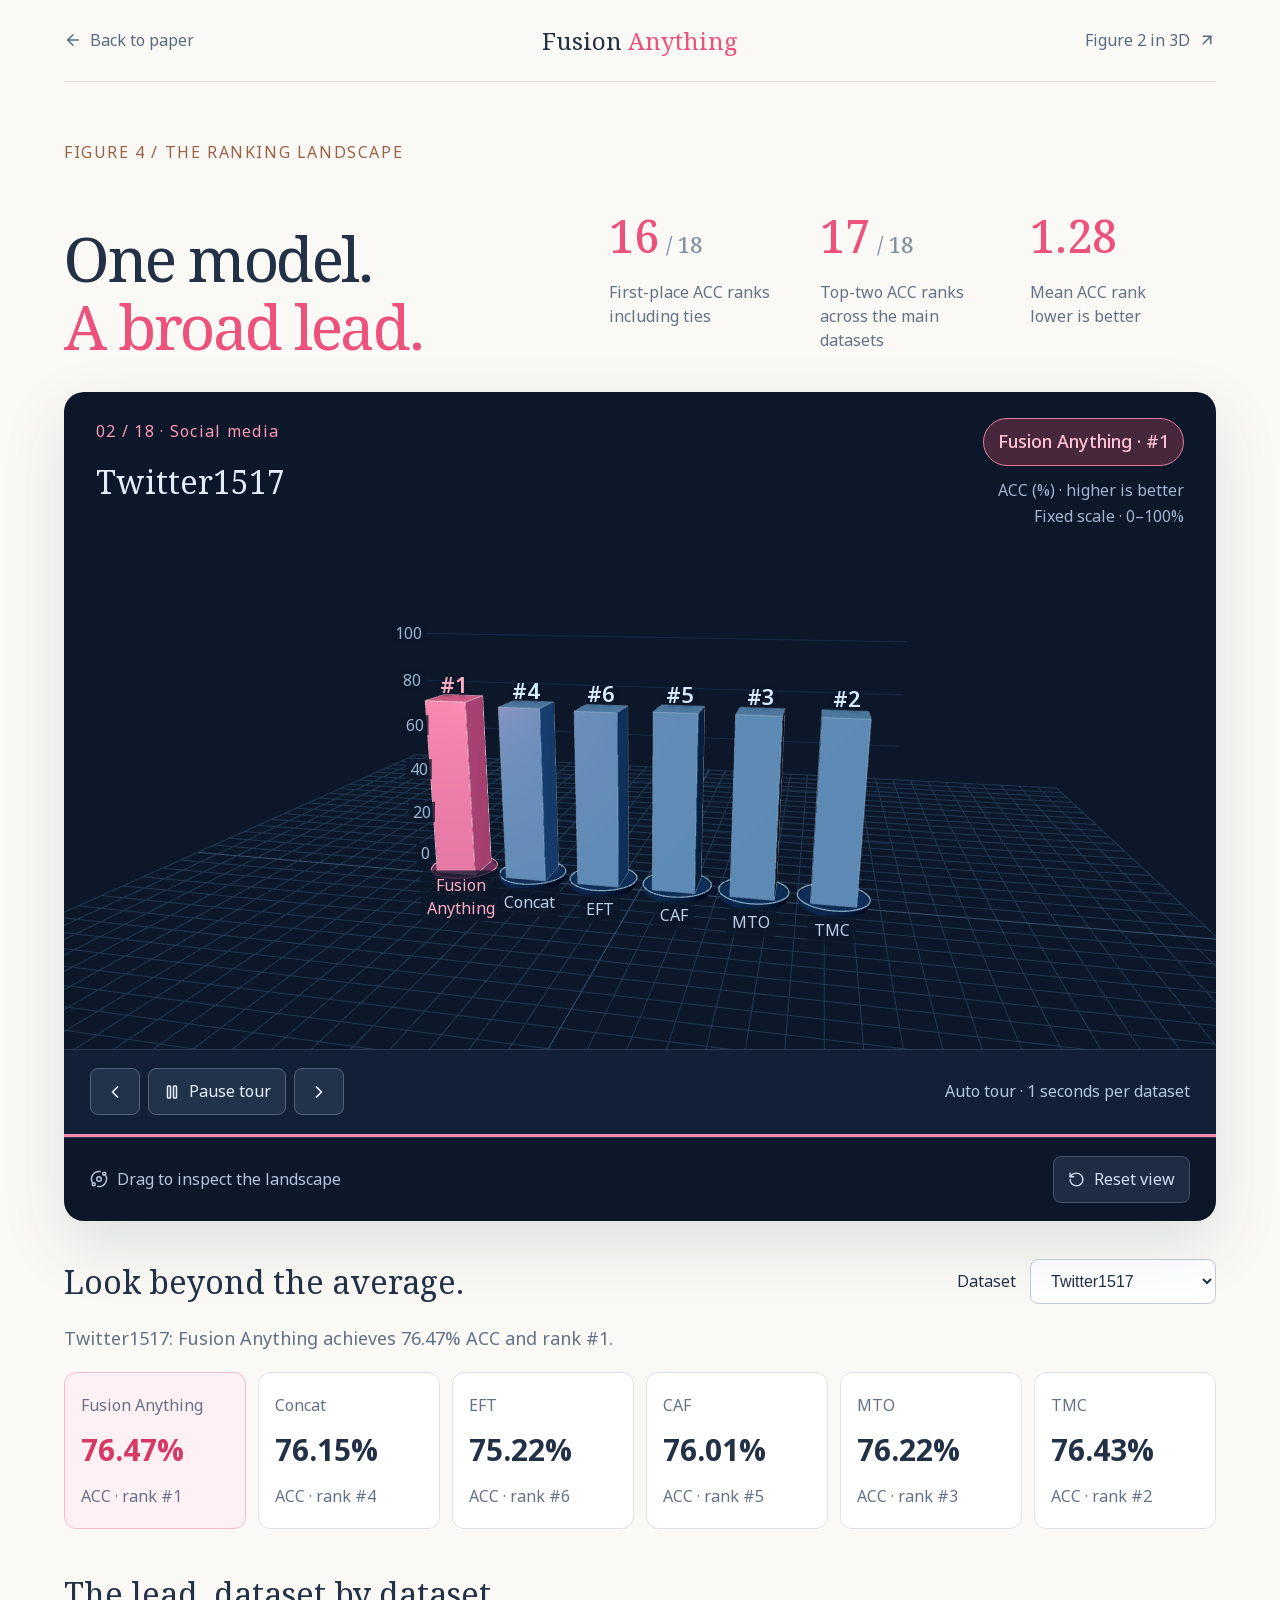
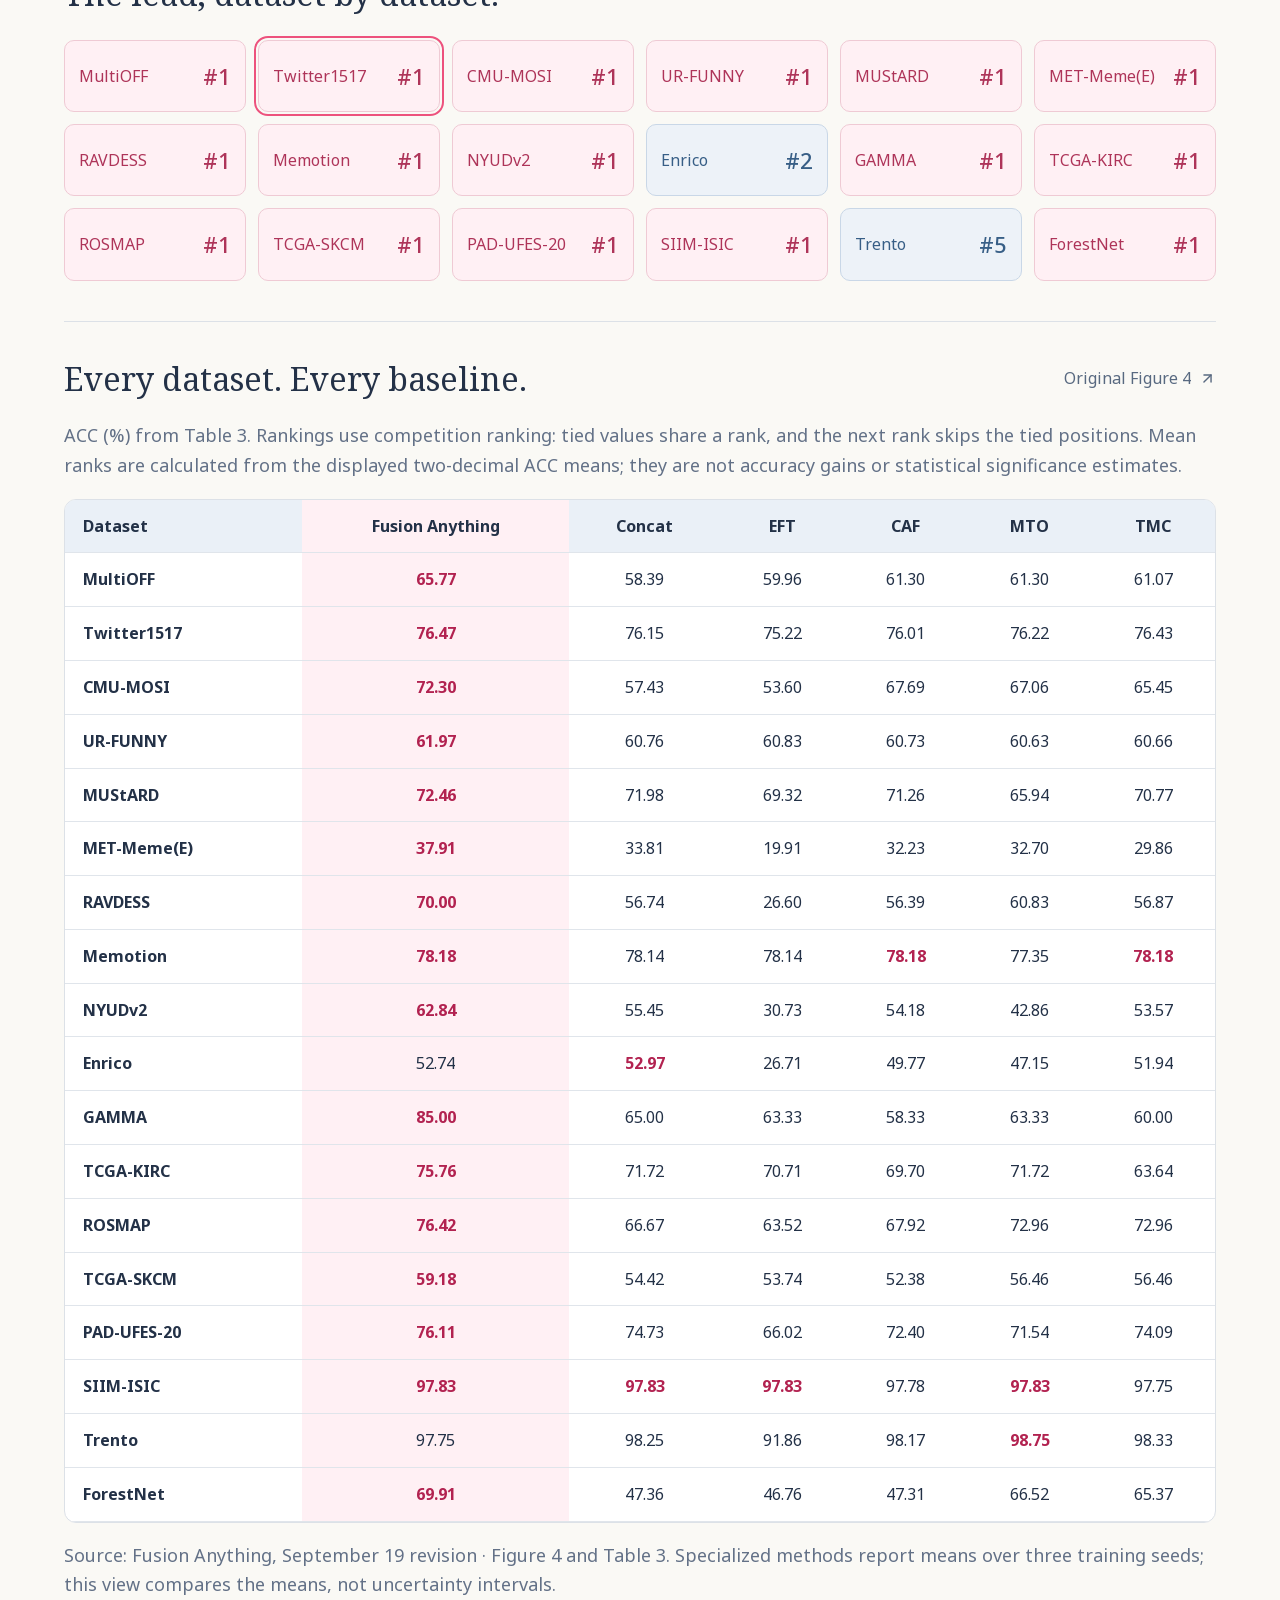
<file: figure-4-3d/index.html>
<!DOCTYPE html><!--28jx5LhLu7JwzbsnE5Pub--><html lang="en"><head><meta charSet="utf-8"/><meta name="viewport" content="width=device-width, initial-scale=1"/><link rel="preload" href="/_next/static/media/1755441e3a2fa970-s.p.woff2" as="font" crossorigin="" type="font/woff2"/><link rel="preload" href="/_next/static/media/30d74baa196fe88a-s.p.woff2" as="font" crossorigin="" type="font/woff2"/><link rel="stylesheet" href="/_next/static/css/7f3ce701854b8014.css" data-precedence="next"/><link rel="stylesheet" href="/_next/static/css/1fabb5961266e536.css" data-precedence="next"/><link rel="preload" as="script" fetchPriority="low" href="/_next/static/chunks/webpack-50b3c8d9ca14c031.js"/><script src="/_next/static/chunks/4bd1b696-c023c6e3521b1417.js" async=""></script><script src="/_next/static/chunks/255-a85cef9cc3a04b12.js" async=""></script><script src="/_next/static/chunks/main-app-768654682fece701.js" async=""></script><script src="/_next/static/chunks/bd904a5c-b6113385eca0cb23.js" async=""></script><script src="/_next/static/chunks/b536a0f1-68e596ed9ed721ac.js" async=""></script><script src="/_next/static/chunks/435-39c933944e50c2af.js" async=""></script><script src="/_next/static/chunks/211-5fe9b156b988f624.js" async=""></script><script src="/_next/static/chunks/869-407d2397b5e51b56.js" async=""></script><script src="/_next/static/chunks/app/figure-4-3d/page-e8713d2d17df1691.js" async=""></script><meta name="next-size-adjust" content=""/><title>Fusion Anything — The Ranking Landscape</title><meta name="description" content="Explore exact ACC rankings across 18 multimodal datasets in an interactive Three.js benchmark landscape."/><meta name="keywords" content="Fusion Anything,multimodal learning,foundation model,in-context learning"/><meta property="og:title" content="Fusion Anything"/><meta property="og:description" content="Learning transferable multimodal correlations across arbitrary modalities and tasks."/><meta property="og:type" content="website"/><meta name="twitter:card" content="summary"/><meta name="twitter:title" content="Fusion Anything"/><meta name="twitter:description" content="Learning transferable multimodal correlations across arbitrary modalities and tasks."/><script src="/_next/static/chunks/polyfills-42372ed130431b0a.js" noModule=""></script></head><body class="__variable_c85df0 __variable_d4b326"><div hidden=""><!--$--><!--/$--></div><main class="figure-four-3d_page__ASlq5"><header class="figure-four-3d_header__Vk3xt"><a href="/"><svg xmlns="http://www.w3.org/2000/svg" width="18" height="18" viewBox="0 0 24 24" fill="none" stroke="currentColor" stroke-width="2" stroke-linecap="round" stroke-linejoin="round" class="lucide lucide-arrow-left"><path d="m12 19-7-7 7-7"></path><path d="M19 12H5"></path></svg>Back to paper</a><span>Fusion <em>Anything</em></span><a href="/figure-2-3d/">Figure 2 in 3D<svg xmlns="http://www.w3.org/2000/svg" width="18" height="18" viewBox="0 0 24 24" fill="none" stroke="currentColor" stroke-width="2" stroke-linecap="round" stroke-linejoin="round" class="lucide lucide-arrow-up-right"><path d="M7 7h10v10"></path><path d="M7 17 17 7"></path></svg></a></header><section class="figure-four-3d_intro__i__YX"><p>FIGURE 4 / THE RANKING LANDSCAPE</p><h1>One model.<br/><em>A broad lead.</em></h1><div class="figure-four-3d_metrics__dPk_M"><div><strong>16<small>/ 18</small></strong><span>First-place ACC ranks<br/>including ties</span></div><div><strong>17<small>/ 18</small></strong><span>Top-two ACC ranks<br/>across the main datasets</span></div><div><strong>1.28</strong><span>Mean ACC rank<br/>lower is better</span></div></div></section><section class="figure-four-3d_explorer__TwyJN" aria-label="Interactive ACC rankings"><div class="figure-four-3d_sceneHeader__bu8gu"><div><span>01 / 18 · Social media</span><h2>MultiOFF</h2></div><div class="figure-four-3d_sceneStatus__sTODg"><strong class="figure-four-3d_leading__u7KJ_">Fusion Anything · <!-- -->#1</strong><p>ACC (%) · higher is better<br/>Fixed scale · 0–100%</p></div></div><div class="figure-four-3d_viewport__uxvYv"></div><p class="figure-four-3d_loading__dbv2e">Building the ranking landscape…</p><div class="figure-four-3d_playback___Y_oN"><div><button disabled="" aria-label="Previous dataset"><svg xmlns="http://www.w3.org/2000/svg" width="20" height="20" viewBox="0 0 24 24" fill="none" stroke="currentColor" stroke-width="2" stroke-linecap="round" stroke-linejoin="round" class="lucide lucide-chevron-left"><path d="m15 18-6-6 6-6"></path></svg></button><button disabled=""><svg xmlns="http://www.w3.org/2000/svg" width="18" height="18" viewBox="0 0 24 24" fill="none" stroke="currentColor" stroke-width="2" stroke-linecap="round" stroke-linejoin="round" class="lucide lucide-play"><polygon points="6 3 20 12 6 21 6 3"></polygon></svg> <!-- -->Play tour</button><button disabled="" aria-label="Next dataset"><svg xmlns="http://www.w3.org/2000/svg" width="20" height="20" viewBox="0 0 24 24" fill="none" stroke="currentColor" stroke-width="2" stroke-linecap="round" stroke-linejoin="round" class="lucide lucide-chevron-right"><path d="m9 18 6-6-6-6"></path></svg></button></div><span>Tour paused · inspect any result</span><div class="figure-four-3d_progress__hA6jT" aria-hidden="true"><i style="animation-duration:1000ms"></i></div></div><div class="figure-four-3d_tools__AoAk1"><span><svg xmlns="http://www.w3.org/2000/svg" width="18" height="18" viewBox="0 0 24 24" fill="none" stroke="currentColor" stroke-width="2" stroke-linecap="round" stroke-linejoin="round" class="lucide lucide-orbit"><circle cx="12" cy="12" r="3"></circle><circle cx="19" cy="5" r="2"></circle><circle cx="5" cy="19" r="2"></circle><path d="M10.4 21.9a10 10 0 0 0 9.941-15.416"></path><path d="M13.5 2.1a10 10 0 0 0-9.841 15.416"></path></svg>Drag to inspect the landscape</span><button disabled=""><svg xmlns="http://www.w3.org/2000/svg" width="17" height="17" viewBox="0 0 24 24" fill="none" stroke="currentColor" stroke-width="2" stroke-linecap="round" stroke-linejoin="round" class="lucide lucide-rotate-ccw"><path d="M3 12a9 9 0 1 0 9-9 9.75 9.75 0 0 0-6.74 2.74L3 8"></path><path d="M3 3v5h5"></path></svg>Reset view</button></div></section><section class="figure-four-3d_selection__pbJ1Q"><div class="figure-four-3d_selectionHeader__9cwNG"><h2>Look beyond the average.</h2><label>Dataset<select><option value="-1">All 18 · mean ACC</option><optgroup label="Social media"><option value="0" selected="">MultiOFF</option><option value="1">Twitter1517</option><option value="7">Memotion</option></optgroup><optgroup label="Affective computing"><option value="2">CMU-MOSI</option><option value="3">UR-FUNNY</option><option value="4">MUStARD</option><option value="5">MET-Meme(E)</option><option value="6">RAVDESS</option></optgroup><optgroup label="Visual understanding"><option value="8">NYUDv2</option><option value="9">Enrico</option></optgroup><optgroup label="Medical"><option value="10">GAMMA</option><option value="11">TCGA-KIRC</option><option value="12">ROSMAP</option><option value="13">TCGA-SKCM</option><option value="14">PAD-UFES-20</option><option value="15">SIIM-ISIC</option></optgroup><optgroup label="Remote sensing"><option value="16">Trento</option><option value="17">ForestNet</option></optgroup></select></label></div><p aria-live="polite">MultiOFF: Fusion Anything achieves 65.77% ACC and rank #1.</p><div class="figure-four-3d_comparison__uVvAS"><div class="figure-four-3d_ours__h5o7y"><span>Fusion Anything</span><strong>65.77%</strong><small>ACC · rank #1</small></div><div class=""><span>Concat</span><strong>58.39%</strong><small>ACC · rank #6</small></div><div class=""><span>EFT</span><strong>59.96%</strong><small>ACC · rank #5</small></div><div class=""><span>CAF</span><strong>61.30%</strong><small>ACC · rank #2</small></div><div class=""><span>MTO</span><strong>61.30%</strong><small>ACC · rank #2</small></div><div class=""><span>TMC</span><strong>61.07%</strong><small>ACC · rank #4</small></div></div></section><section class="figure-four-3d_coverage__cbo94" aria-label="Fusion Anything rank across every main dataset"><h2>The lead, dataset by dataset.</h2><div><button aria-pressed="true"><span>MultiOFF</span><strong>#<!-- -->1</strong></button><button aria-pressed="false"><span>Twitter1517</span><strong>#<!-- -->1</strong></button><button aria-pressed="false"><span>CMU-MOSI</span><strong>#<!-- -->1</strong></button><button aria-pressed="false"><span>UR-FUNNY</span><strong>#<!-- -->1</strong></button><button aria-pressed="false"><span>MUStARD</span><strong>#<!-- -->1</strong></button><button aria-pressed="false"><span>MET-Meme(E)</span><strong>#<!-- -->1</strong></button><button aria-pressed="false"><span>RAVDESS</span><strong>#<!-- -->1</strong></button><button aria-pressed="false"><span>Memotion</span><strong>#<!-- -->1</strong></button><button aria-pressed="false"><span>NYUDv2</span><strong>#<!-- -->1</strong></button><button aria-pressed="false" class="figure-four-3d_exception__boW_b"><span>Enrico</span><strong>#<!-- -->2</strong></button><button aria-pressed="false"><span>GAMMA</span><strong>#<!-- -->1</strong></button><button aria-pressed="false"><span>TCGA-KIRC</span><strong>#<!-- -->1</strong></button><button aria-pressed="false"><span>ROSMAP</span><strong>#<!-- -->1</strong></button><button aria-pressed="false"><span>TCGA-SKCM</span><strong>#<!-- -->1</strong></button><button aria-pressed="false"><span>PAD-UFES-20</span><strong>#<!-- -->1</strong></button><button aria-pressed="false"><span>SIIM-ISIC</span><strong>#<!-- -->1</strong></button><button aria-pressed="false" class="figure-four-3d_exception__boW_b"><span>Trento</span><strong>#<!-- -->5</strong></button><button aria-pressed="false"><span>ForestNet</span><strong>#<!-- -->1</strong></button></div></section><section class="figure-four-3d_data__o4jzJ"><div><h2>Every dataset. Every baseline.</h2><a href="/figure-4.png" target="_blank" rel="noreferrer">Original Figure 4<svg xmlns="http://www.w3.org/2000/svg" width="17" height="17" viewBox="0 0 24 24" fill="none" stroke="currentColor" stroke-width="2" stroke-linecap="round" stroke-linejoin="round" class="lucide lucide-arrow-up-right"><path d="M7 7h10v10"></path><path d="M7 17 17 7"></path></svg></a></div><p>ACC (%) from Table 3. Rankings use competition ranking: tied values share a rank, and the next rank skips the tied positions. Mean ranks are calculated from the displayed two-decimal ACC means; they are not accuracy gains or statistical significance estimates.</p><div class="figure-four-3d_tableWrap__7KnVf" tabindex="0" aria-label="Complete 18 dataset ACC table; scroll horizontally on small screens"><table><thead><tr><th scope="col">Dataset</th><th scope="col">Fusion Anything</th><th scope="col">Concat</th><th scope="col">EFT</th><th scope="col">CAF</th><th scope="col">MTO</th><th scope="col">TMC</th></tr></thead><tbody><tr><th scope="row">MultiOFF</th><td class="figure-four-3d_best__ElGcF">65.77</td><td>58.39</td><td>59.96</td><td>61.30</td><td>61.30</td><td>61.07</td></tr><tr><th scope="row">Twitter1517</th><td class="figure-four-3d_best__ElGcF">76.47</td><td>76.15</td><td>75.22</td><td>76.01</td><td>76.22</td><td>76.43</td></tr><tr><th scope="row">CMU-MOSI</th><td class="figure-four-3d_best__ElGcF">72.30</td><td>57.43</td><td>53.60</td><td>67.69</td><td>67.06</td><td>65.45</td></tr><tr><th scope="row">UR-FUNNY</th><td class="figure-four-3d_best__ElGcF">61.97</td><td>60.76</td><td>60.83</td><td>60.73</td><td>60.63</td><td>60.66</td></tr><tr><th scope="row">MUStARD</th><td class="figure-four-3d_best__ElGcF">72.46</td><td>71.98</td><td>69.32</td><td>71.26</td><td>65.94</td><td>70.77</td></tr><tr><th scope="row">MET-Meme(E)</th><td class="figure-four-3d_best__ElGcF">37.91</td><td>33.81</td><td>19.91</td><td>32.23</td><td>32.70</td><td>29.86</td></tr><tr><th scope="row">RAVDESS</th><td class="figure-four-3d_best__ElGcF">70.00</td><td>56.74</td><td>26.60</td><td>56.39</td><td>60.83</td><td>56.87</td></tr><tr><th scope="row">Memotion</th><td class="figure-four-3d_best__ElGcF">78.18</td><td>78.14</td><td>78.14</td><td class="figure-four-3d_best__ElGcF">78.18</td><td>77.35</td><td class="figure-four-3d_best__ElGcF">78.18</td></tr><tr><th scope="row">NYUDv2</th><td class="figure-four-3d_best__ElGcF">62.84</td><td>55.45</td><td>30.73</td><td>54.18</td><td>42.86</td><td>53.57</td></tr><tr><th scope="row">Enrico</th><td>52.74</td><td class="figure-four-3d_best__ElGcF">52.97</td><td>26.71</td><td>49.77</td><td>47.15</td><td>51.94</td></tr><tr><th scope="row">GAMMA</th><td class="figure-four-3d_best__ElGcF">85.00</td><td>65.00</td><td>63.33</td><td>58.33</td><td>63.33</td><td>60.00</td></tr><tr><th scope="row">TCGA-KIRC</th><td class="figure-four-3d_best__ElGcF">75.76</td><td>71.72</td><td>70.71</td><td>69.70</td><td>71.72</td><td>63.64</td></tr><tr><th scope="row">ROSMAP</th><td class="figure-four-3d_best__ElGcF">76.42</td><td>66.67</td><td>63.52</td><td>67.92</td><td>72.96</td><td>72.96</td></tr><tr><th scope="row">TCGA-SKCM</th><td class="figure-four-3d_best__ElGcF">59.18</td><td>54.42</td><td>53.74</td><td>52.38</td><td>56.46</td><td>56.46</td></tr><tr><th scope="row">PAD-UFES-20</th><td class="figure-four-3d_best__ElGcF">76.11</td><td>74.73</td><td>66.02</td><td>72.40</td><td>71.54</td><td>74.09</td></tr><tr><th scope="row">SIIM-ISIC</th><td class="figure-four-3d_best__ElGcF">97.83</td><td class="figure-four-3d_best__ElGcF">97.83</td><td class="figure-four-3d_best__ElGcF">97.83</td><td>97.78</td><td class="figure-four-3d_best__ElGcF">97.83</td><td>97.75</td></tr><tr><th scope="row">Trento</th><td>97.75</td><td>98.25</td><td>91.86</td><td>98.17</td><td class="figure-four-3d_best__ElGcF">98.75</td><td>98.33</td></tr><tr><th scope="row">ForestNet</th><td class="figure-four-3d_best__ElGcF">69.91</td><td>47.36</td><td>46.76</td><td>47.31</td><td>66.52</td><td>65.37</td></tr></tbody></table></div><p>Source: Fusion Anything, September 19 revision · Figure 4 and Table 3. Specialized methods report means over three training seeds; this view compares the means, not uncertainty intervals.</p></section></main><!--$--><!--/$--><script src="/_next/static/chunks/webpack-50b3c8d9ca14c031.js" id="_R_" async=""></script><script>(self.__next_f=self.__next_f||[]).push([0])</script><script>self.__next_f.push([1,"1:\"$Sreact.fragment\"\n2:I[9766,[],\"\"]\n3:I[8924,[],\"\"]\n4:I[211,[\"831\",\"static/chunks/bd904a5c-b6113385eca0cb23.js\",\"367\",\"static/chunks/b536a0f1-68e596ed9ed721ac.js\",\"435\",\"static/chunks/435-39c933944e50c2af.js\",\"211\",\"static/chunks/211-5fe9b156b988f624.js\",\"869\",\"static/chunks/869-407d2397b5e51b56.js\",\"806\",\"static/chunks/app/figure-4-3d/page-e8713d2d17df1691.js\"],\"default\"]\n5:I[4431,[],\"OutletBoundary\"]\n7:I[5278,[],\"AsyncMetadataOutlet\"]\n9:I[4431,[],\"ViewportBoundary\"]\nb:I[4431,[],\"MetadataBoundary\"]\nc:\"$Sreact.suspense\"\ne:I[7150,[],\"\"]\n:HL[\"/_next/static/media/1755441e3a2fa970-s.p.woff2\",\"font\",{\"crossOrigin\":\"\",\"type\":\"font/woff2\"}]\n:HL[\"/_next/static/media/30d74baa196fe88a-s.p.woff2\",\"font\",{\"crossOrigin\":\"\",\"type\":\"font/woff2\"}]\n:HL[\"/_next/static/css/7f3ce701854b8014.css\",\"style\"]\n:HL[\"/_next/static/css/1fabb5961266e536.css\",\"style\"]\n"])</script><script>self.__next_f.push([1,"0:{\"P\":null,\"b\":\"28jx5LhLu7JwzbsnE5Pub\",\"p\":\"\",\"c\":[\"\",\"figure-4-3d\",\"\"],\"i\":false,\"f\":[[[\"\",{\"children\":[\"figure-4-3d\",{\"children\":[\"__PAGE__\",{}]}]},\"$undefined\",\"$undefined\",true],[\"\",[\"$\",\"$1\",\"c\",{\"children\":[[[\"$\",\"link\",\"0\",{\"rel\":\"stylesheet\",\"href\":\"/_next/static/css/7f3ce701854b8014.css\",\"precedence\":\"next\",\"crossOrigin\":\"$undefined\",\"nonce\":\"$undefined\"}]],[\"$\",\"html\",null,{\"lang\":\"en\",\"children\":[\"$\",\"body\",null,{\"className\":\"__variable_c85df0 __variable_d4b326\",\"children\":[\"$\",\"$L2\",null,{\"parallelRouterKey\":\"children\",\"error\":\"$undefined\",\"errorStyles\":\"$undefined\",\"errorScripts\":\"$undefined\",\"template\":[\"$\",\"$L3\",null,{}],\"templateStyles\":\"$undefined\",\"templateScripts\":\"$undefined\",\"notFound\":[[[\"$\",\"title\",null,{\"children\":\"404: This page could not be found.\"}],[\"$\",\"div\",null,{\"style\":{\"fontFamily\":\"system-ui,\\\"Segoe UI\\\",Roboto,Helvetica,Arial,sans-serif,\\\"Apple Color Emoji\\\",\\\"Segoe UI Emoji\\\"\",\"height\":\"100vh\",\"textAlign\":\"center\",\"display\":\"flex\",\"flexDirection\":\"column\",\"alignItems\":\"center\",\"justifyContent\":\"center\"},\"children\":[\"$\",\"div\",null,{\"children\":[[\"$\",\"style\",null,{\"dangerouslySetInnerHTML\":{\"__html\":\"body{color:#000;background:#fff;margin:0}.next-error-h1{border-right:1px solid rgba(0,0,0,.3)}@media (prefers-color-scheme:dark){body{color:#fff;background:#000}.next-error-h1{border-right:1px solid rgba(255,255,255,.3)}}\"}}],[\"$\",\"h1\",null,{\"className\":\"next-error-h1\",\"style\":{\"display\":\"inline-block\",\"margin\":\"0 20px 0 0\",\"padding\":\"0 23px 0 0\",\"fontSize\":24,\"fontWeight\":500,\"verticalAlign\":\"top\",\"lineHeight\":\"49px\"},\"children\":404}],[\"$\",\"div\",null,{\"style\":{\"display\":\"inline-block\"},\"children\":[\"$\",\"h2\",null,{\"style\":{\"fontSize\":14,\"fontWeight\":400,\"lineHeight\":\"49px\",\"margin\":0},\"children\":\"This page could not be found.\"}]}]]}]}]],[]],\"forbidden\":\"$undefined\",\"unauthorized\":\"$undefined\"}]}]}]]}],{\"children\":[\"figure-4-3d\",[\"$\",\"$1\",\"c\",{\"children\":[null,[\"$\",\"$L2\",null,{\"parallelRouterKey\":\"children\",\"error\":\"$undefined\",\"errorStyles\":\"$undefined\",\"errorScripts\":\"$undefined\",\"template\":[\"$\",\"$L3\",null,{}],\"templateStyles\":\"$undefined\",\"templateScripts\":\"$undefined\",\"notFound\":\"$undefined\",\"forbidden\":\"$undefined\",\"unauthorized\":\"$undefined\"}]]}],{\"children\":[\"__PAGE__\",[\"$\",\"$1\",\"c\",{\"children\":[[\"$\",\"$L4\",null,{}],[[\"$\",\"link\",\"0\",{\"rel\":\"stylesheet\",\"href\":\"/_next/static/css/1fabb5961266e536.css\",\"precedence\":\"next\",\"crossOrigin\":\"$undefined\",\"nonce\":\"$undefined\"}]],[\"$\",\"$L5\",null,{\"children\":[\"$L6\",[\"$\",\"$L7\",null,{\"promise\":\"$@8\"}]]}]]}],{},null,false]},null,false]},null,false],[\"$\",\"$1\",\"h\",{\"children\":[null,[[\"$\",\"$L9\",null,{\"children\":\"$La\"}],[\"$\",\"meta\",null,{\"name\":\"next-size-adjust\",\"content\":\"\"}]],[\"$\",\"$Lb\",null,{\"children\":[\"$\",\"div\",null,{\"hidden\":true,\"children\":[\"$\",\"$c\",null,{\"fallback\":null,\"children\":\"$Ld\"}]}]}]]}],false]],\"m\":\"$undefined\",\"G\":[\"$e\",[]],\"s\":false,\"S\":true}\n"])</script><script>self.__next_f.push([1,"a:[[\"$\",\"meta\",\"0\",{\"charSet\":\"utf-8\"}],[\"$\",\"meta\",\"1\",{\"name\":\"viewport\",\"content\":\"width=device-width, initial-scale=1\"}]]\n6:null\n"])</script><script>self.__next_f.push([1,"8:{\"metadata\":[[\"$\",\"title\",\"0\",{\"children\":\"Fusion Anything — The Ranking Landscape\"}],[\"$\",\"meta\",\"1\",{\"name\":\"description\",\"content\":\"Explore exact ACC rankings across 18 multimodal datasets in an interactive Three.js benchmark landscape.\"}],[\"$\",\"meta\",\"2\",{\"name\":\"keywords\",\"content\":\"Fusion Anything,multimodal learning,foundation model,in-context learning\"}],[\"$\",\"meta\",\"3\",{\"property\":\"og:title\",\"content\":\"Fusion Anything\"}],[\"$\",\"meta\",\"4\",{\"property\":\"og:description\",\"content\":\"Learning transferable multimodal correlations across arbitrary modalities and tasks.\"}],[\"$\",\"meta\",\"5\",{\"property\":\"og:type\",\"content\":\"website\"}],[\"$\",\"meta\",\"6\",{\"name\":\"twitter:card\",\"content\":\"summary\"}],[\"$\",\"meta\",\"7\",{\"name\":\"twitter:title\",\"content\":\"Fusion Anything\"}],[\"$\",\"meta\",\"8\",{\"name\":\"twitter:description\",\"content\":\"Learning transferable multimodal correlations across arbitrary modalities and tasks.\"}]],\"error\":null,\"digest\":\"$undefined\"}\n"])</script><script>self.__next_f.push([1,"d:\"$8:metadata\"\n"])</script></body></html>
</file>
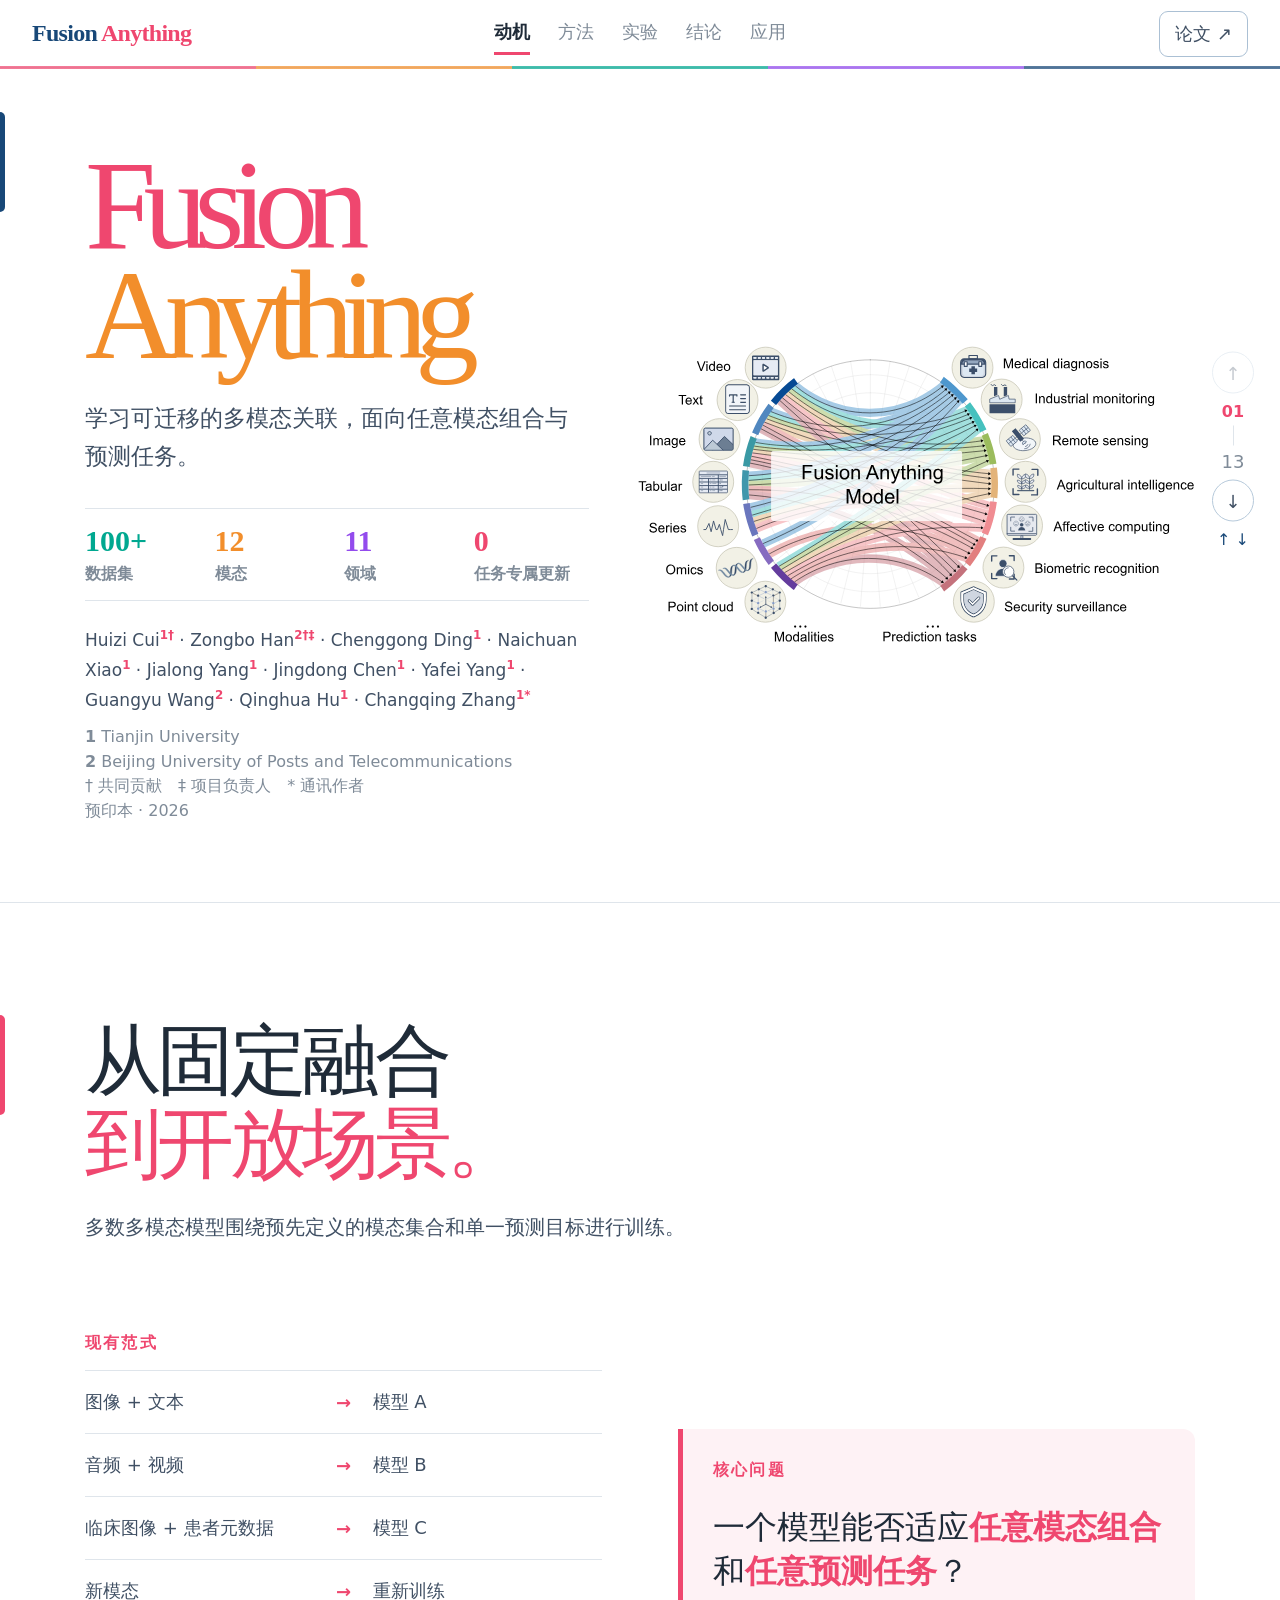
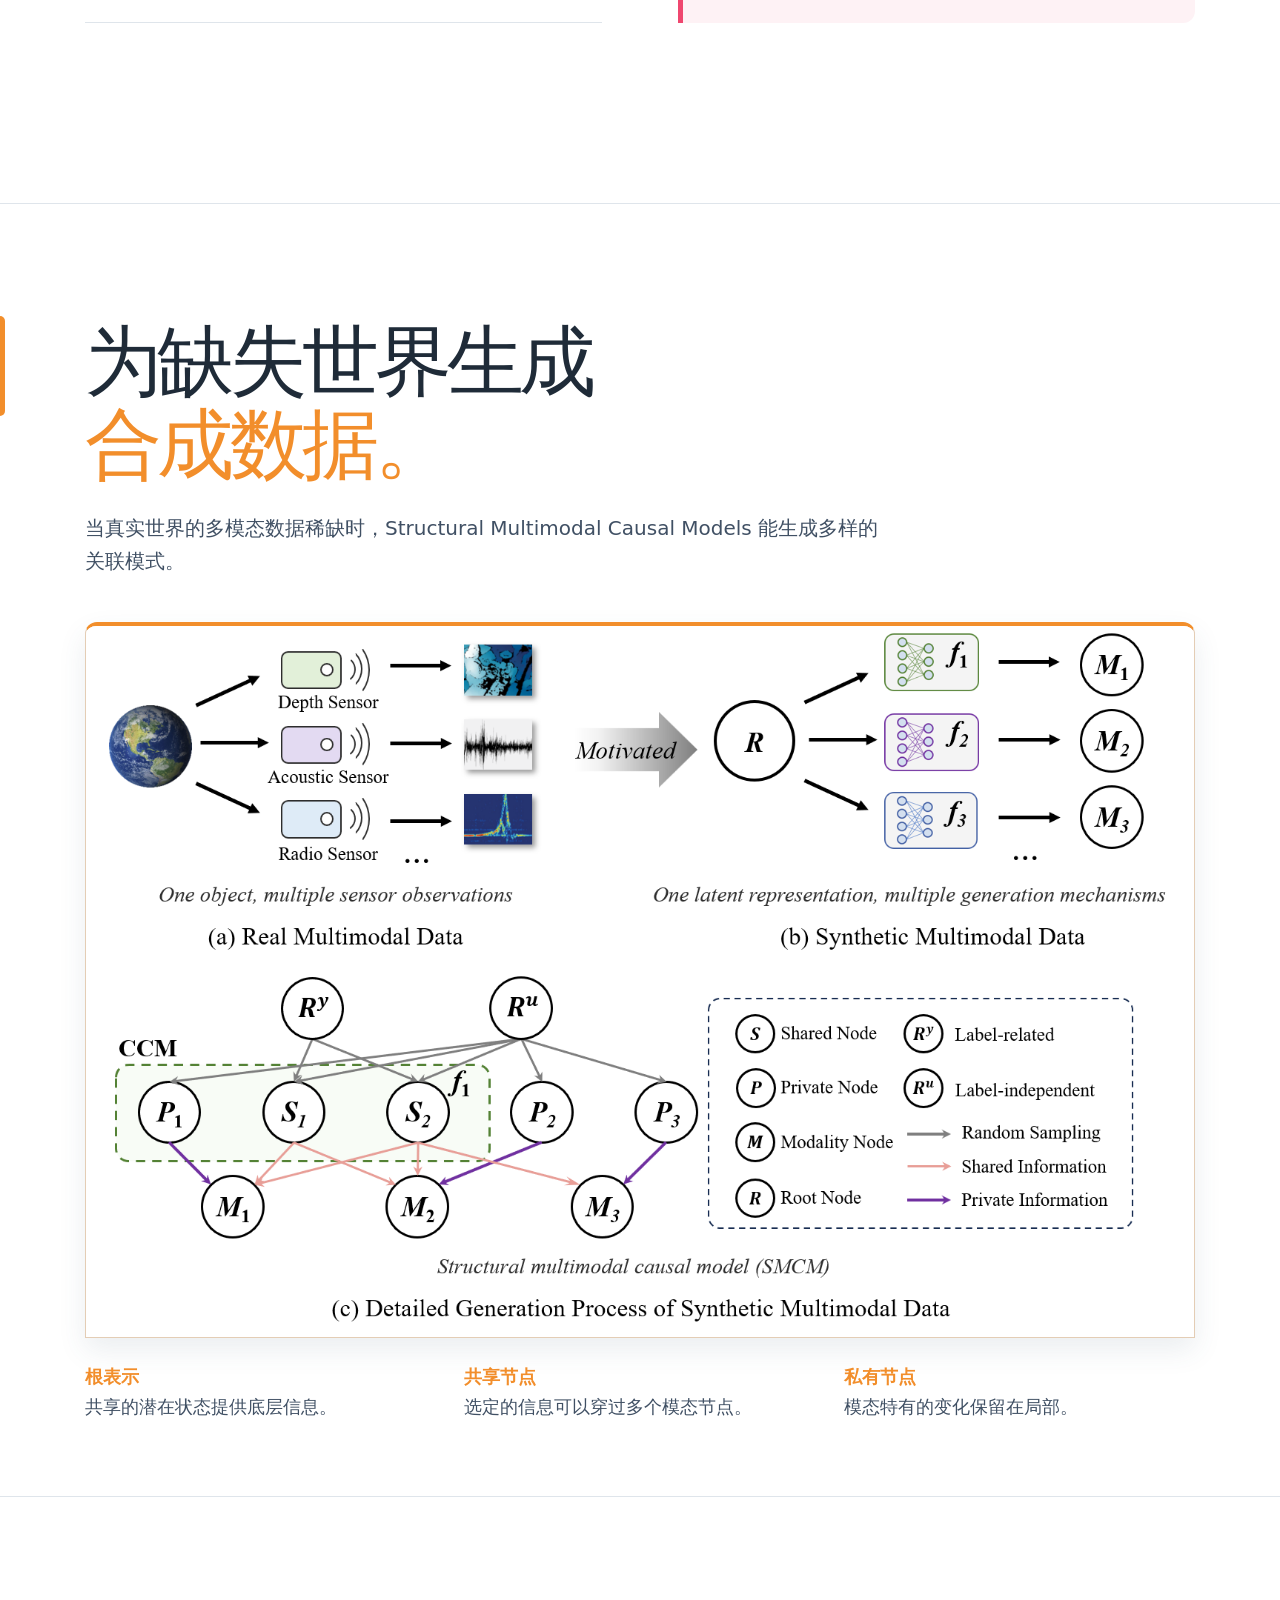
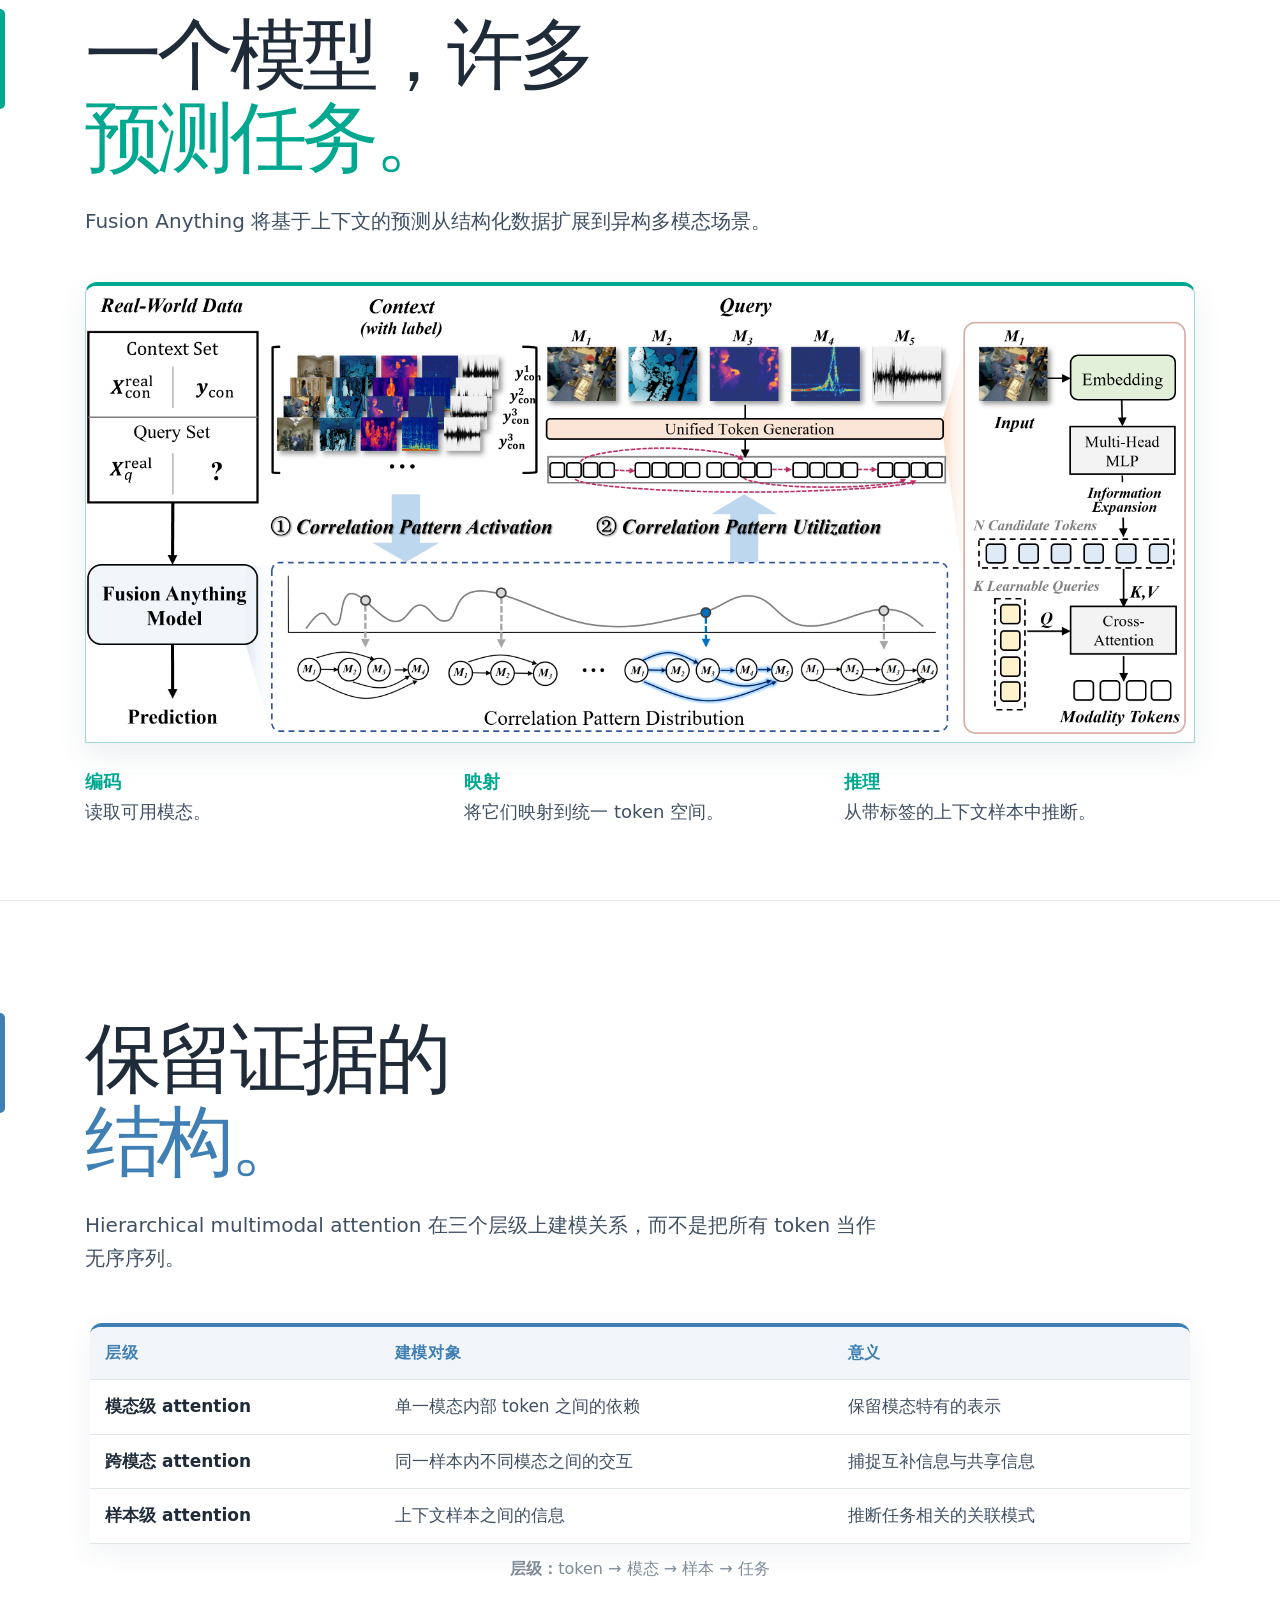
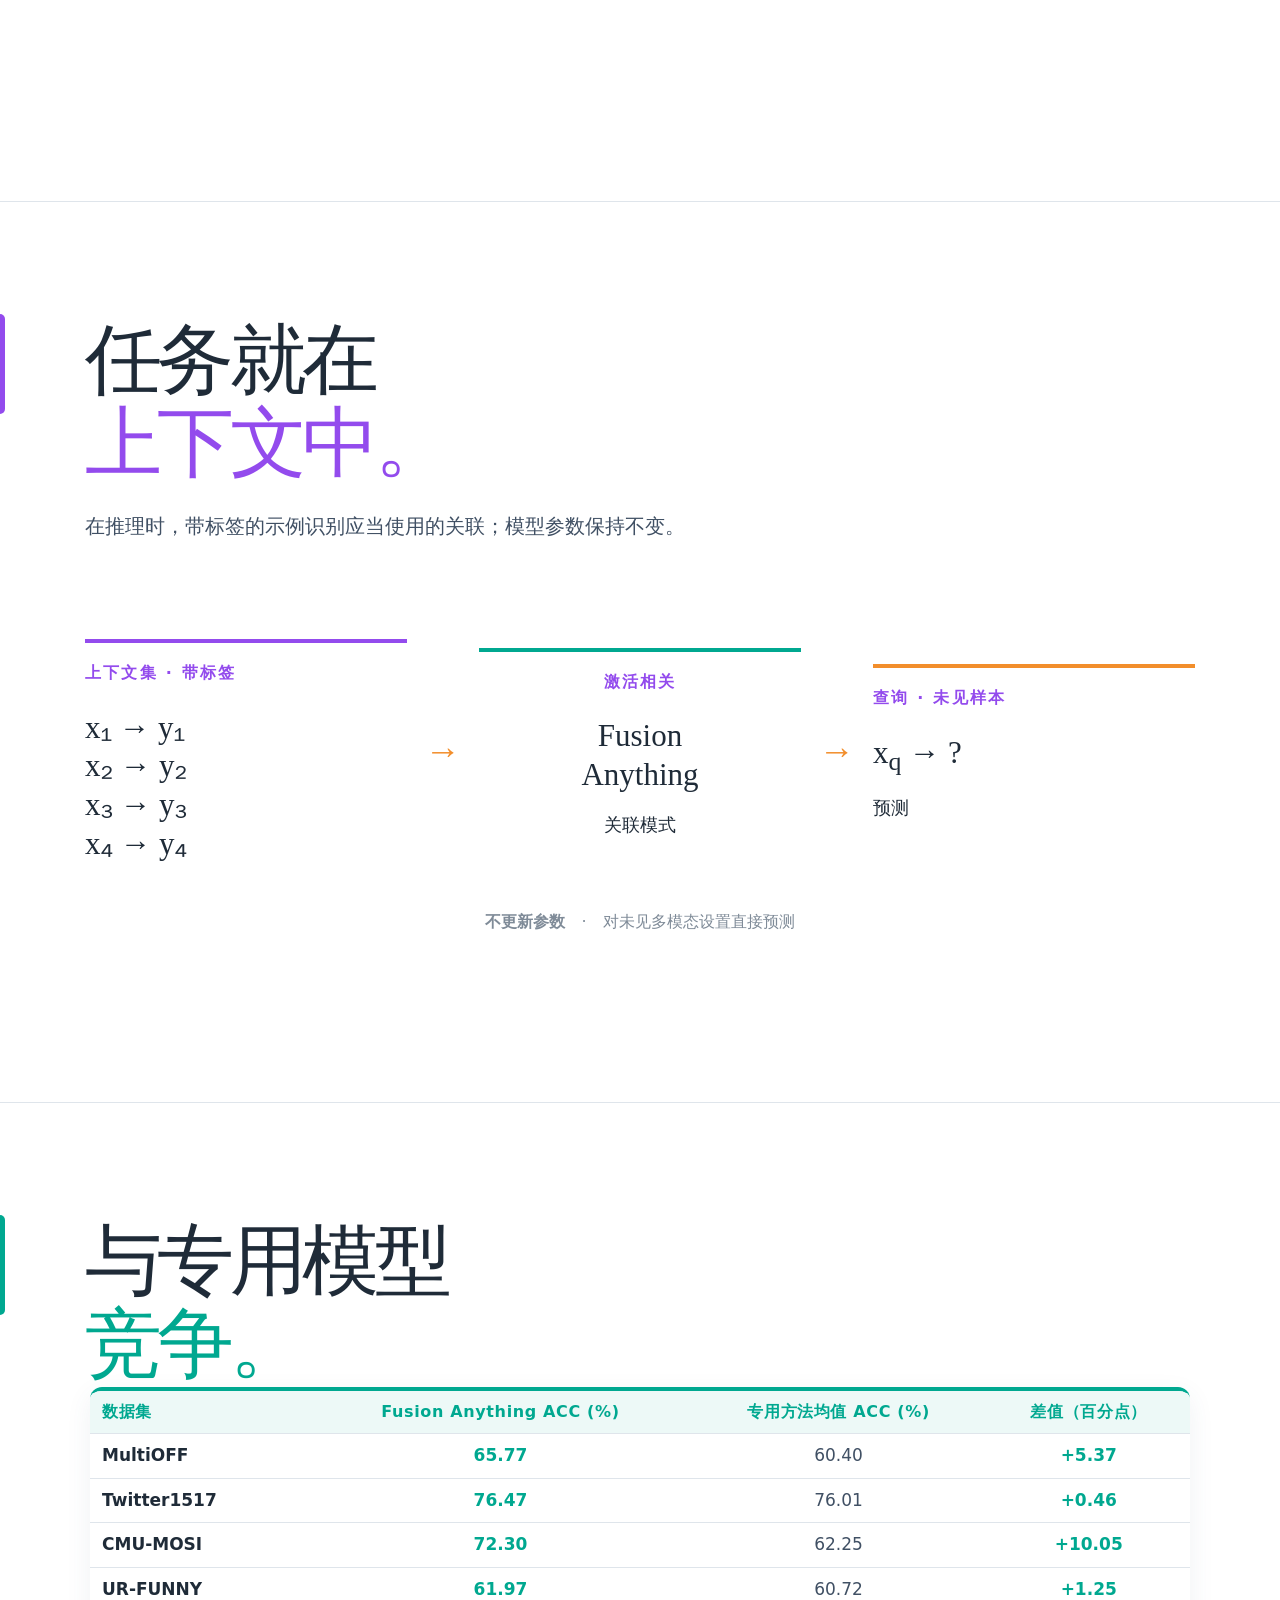
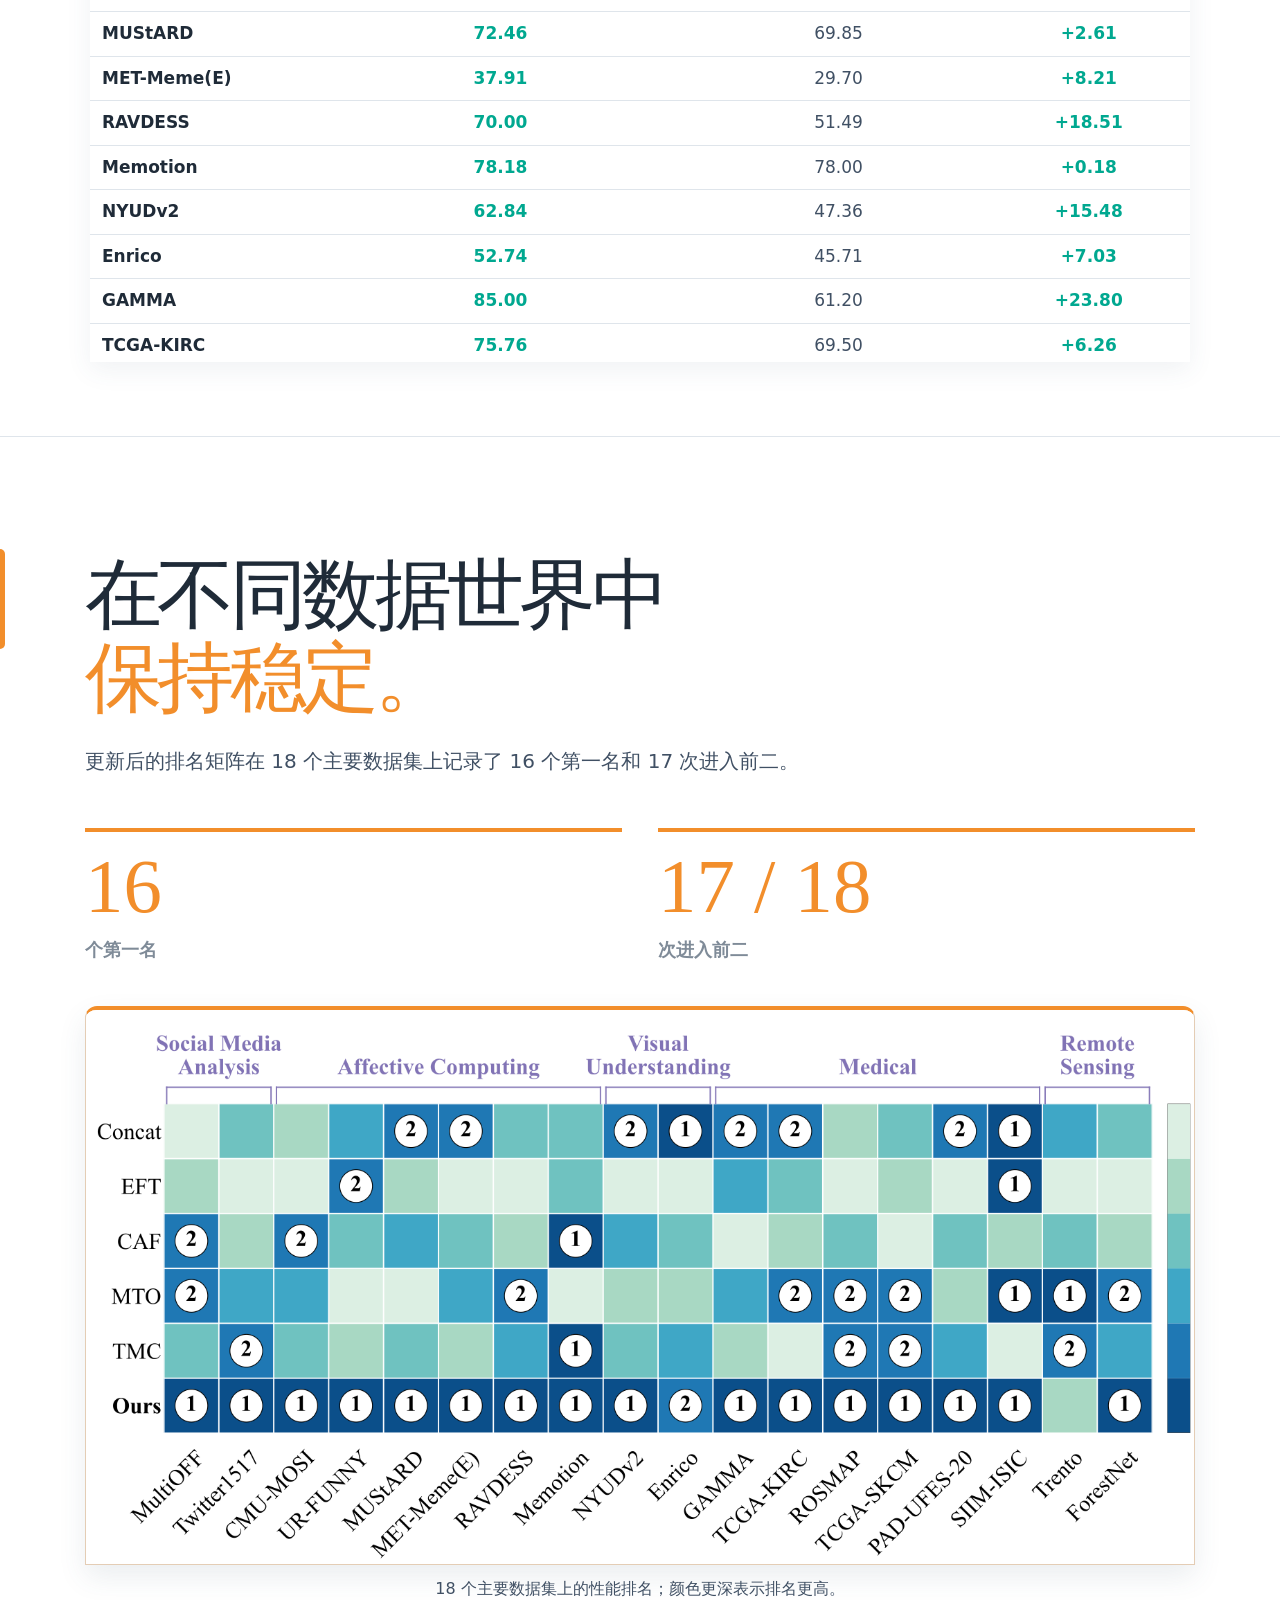
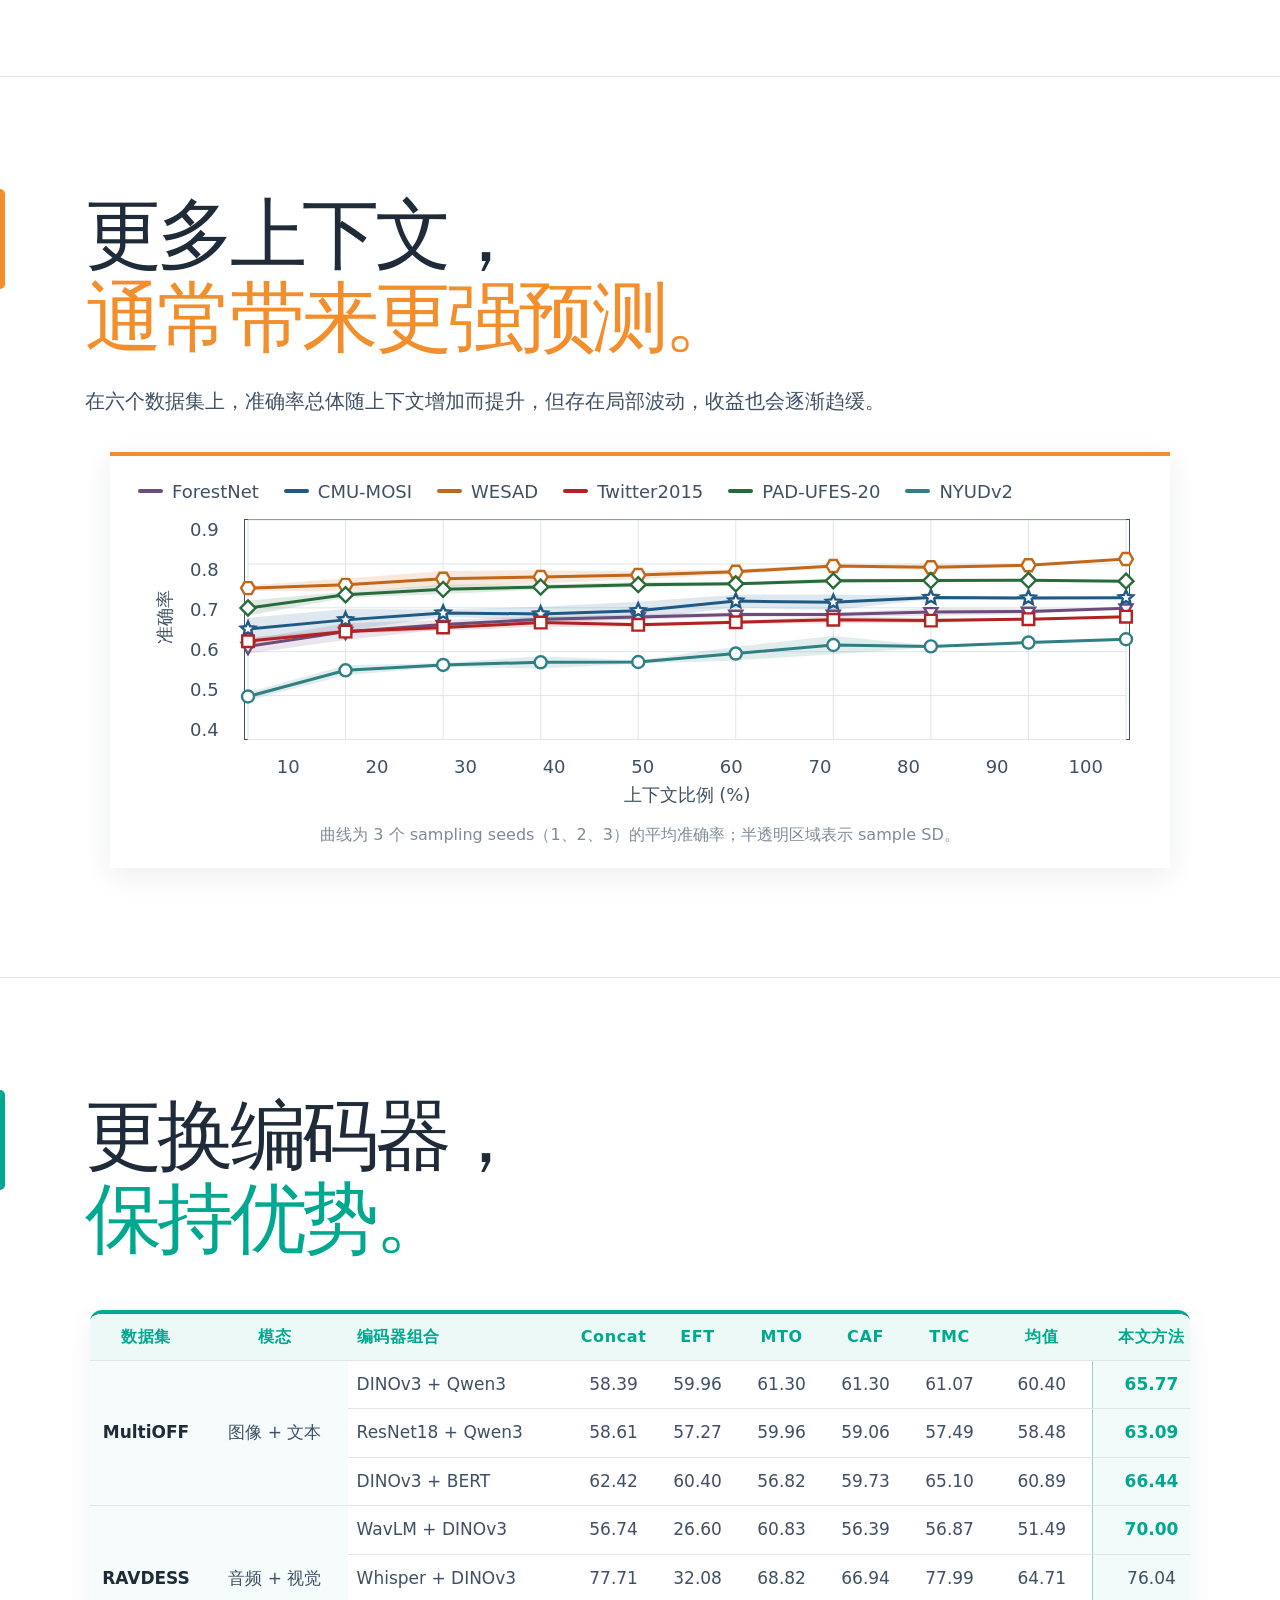
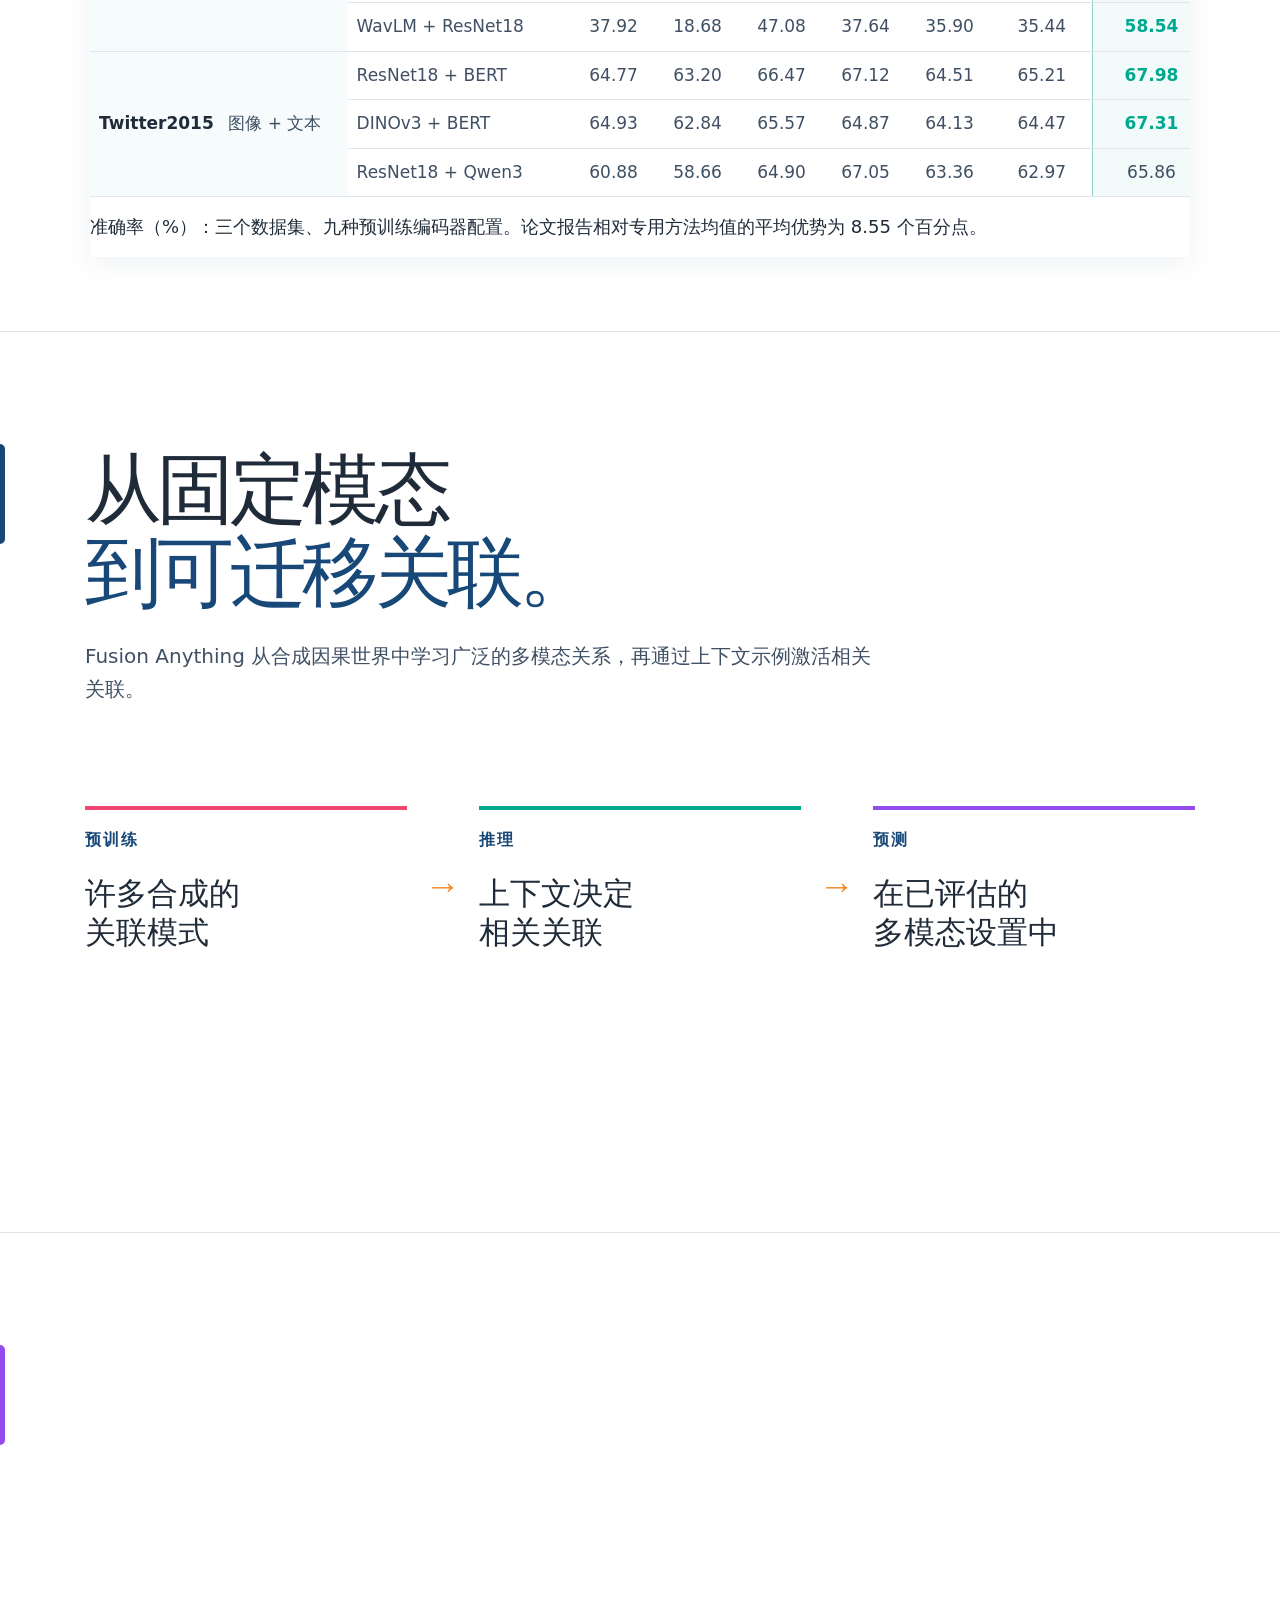
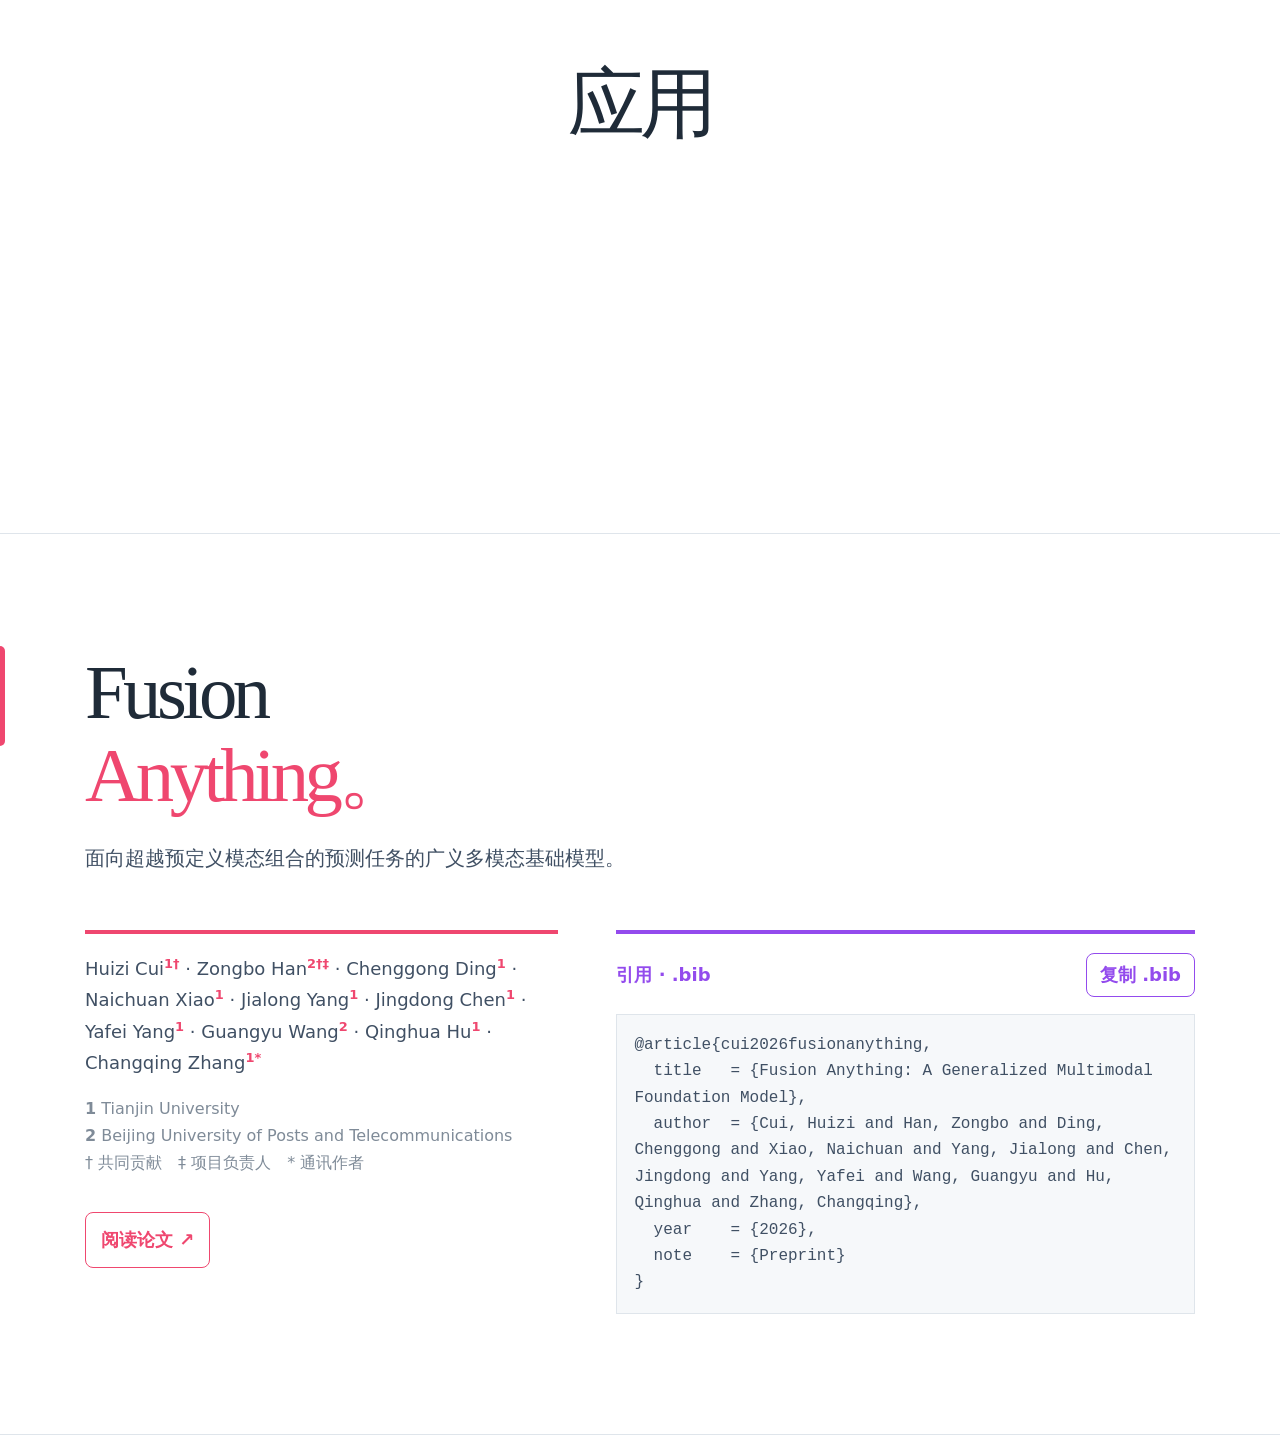
<file: zh/index.html>
<!doctype html>
<html lang="zh-CN">
<head>
  <meta charset="UTF-8">
  <meta name="viewport" content="width=device-width, initial-scale=1">
  <meta name="description" content="Fusion Anything 论文中文阅读版：面向任意模态组合与预测任务的广义多模态基础模型。">
  <title>Fusion Anything · 中文阅读版</title>
  <style>
    :root {
      --ink: #1f2b38;
      --ink-2: #405064;
      --dim: #7f8b98;
      --line: #dfe5eb;
      --paper: #fff;
      --soft: #f6f8fa;
      --red: #ef476f;
      --orange: #f28e2b;
      --teal: #00a890;
      --violet: #934bed;
      --blue: #184878;
      --radius: 12px;
    }
    * { box-sizing: border-box; }
    html { scroll-behavior: smooth; background: var(--paper); }
    body { margin: 0; overflow-x: hidden; color: var(--ink); background: var(--paper); font-family: "Noto Sans SC", "PingFang SC", "Microsoft YaHei", system-ui, sans-serif; -webkit-font-smoothing: antialiased; }
    body, button, a { font-size: 18px; }
    a { color: inherit; text-decoration: none; }
    button { border: 0; cursor: pointer; font: inherit; }
    ::selection { color: #fff; background: var(--blue); }
    .site-header { position: fixed; z-index: 20; inset: 0 0 auto; height: 68px; display: grid; grid-template-columns: 1fr auto 1fr; align-items: center; padding: 0 32px; border-bottom: 1px solid rgba(223,229,235,.92); background: rgba(255,255,255,.96); backdrop-filter: blur(8px); }
    .brand { color: var(--blue); font-family: "Noto Serif SC", "Songti SC", serif; font-size: 24px; font-weight: 700; letter-spacing: -.03em; }
    .brand em { color: var(--red); font-style: normal; }
    .main-nav { display: flex; align-items: center; gap: 28px; color: var(--dim); font-size: 18px; }
    .main-nav a { padding: 8px 0; border-bottom: 3px solid transparent; }
    .main-nav a:hover, .main-nav a[aria-current="page"] { color: var(--ink); font-weight: 700; }
    .main-nav a[aria-current="page"] { border-bottom-color: var(--red); }
    .paper-link { justify-self: end; display: inline-flex; align-items: center; gap: 8px; padding: 10px 15px; border: 1px solid #abc0d4; border-radius: 9px; color: var(--ink-2); }
    .paper-link:hover, .paper-link:focus-visible { color: var(--blue); border-color: var(--blue); }
    .color-rule { position: absolute; right: 0; bottom: -2px; left: 0; height: 3px; background: linear-gradient(90deg, var(--red) 0 20%, var(--orange) 20% 40%, var(--teal) 40% 60%, var(--violet) 60% 80%, var(--blue) 80%); opacity: .72; }
    .page-nav { position: fixed; z-index: 19; top: 50%; right: 26px; display: flex; flex-direction: column; align-items: center; gap: 8px; transform: translateY(-50%); color: var(--dim); }
    .page-nav button { display: grid; place-items: center; width: 42px; height: 42px; border: 1px solid #b6c9da; border-radius: 50%; color: var(--ink-2); background: #fff; }
    .page-nav button:hover:not(:disabled), .page-nav button:focus-visible { color: #fff; background: var(--blue); outline: none; }
    .page-nav button:disabled { opacity: .3; cursor: not-allowed; }
    .page-nav span { display: flex; flex-direction: column; align-items: center; gap: 5px; font-variant-numeric: tabular-nums; }
    .page-nav strong { color: var(--red); font-size: 16px; }
    .page-nav i { width: 1px; height: 20px; background: var(--line); }
    .page-nav small { color: var(--blue); font-size: 16px; }
    .slide { position: relative; min-height: 100svh; padding: 118px 0 74px; border-bottom: 1px solid var(--line); scroll-margin-top: 68px; scroll-snap-align: start; }
    .slide::before { content: ""; position: absolute; top: 112px; left: 0; width: 5px; height: 100px; border-radius: 0 5px 5px 0; background: var(--accent, var(--blue)); }
    .slide-inner { width: min(1160px, calc(100% - 170px)); min-height: calc(100svh - 192px); margin: 0 auto; }
    .heading h2 { max-width: 900px; margin: 0; color: var(--ink); font-family: "Noto Serif SC", "Songti SC", serif; font-size: clamp(3.5rem, 6vw, 5.7rem); font-weight: 400; letter-spacing: -.06em; line-height: 1.08; }
    .heading h2 em { color: var(--accent, var(--blue)); font-style: normal; }
    .subtitle { max-width: 800px; margin: 24px 0 0; color: var(--ink-2); font-size: 20px; line-height: 1.65; }
    .eyebrow { color: var(--accent, var(--blue)); font-size: 16px; font-weight: 800; letter-spacing: .14em; line-height: 1.4; }
    .figure { margin: 44px auto 0; }
    .figure img { display: block; width: 100%; height: auto; border: 1px solid color-mix(in srgb, var(--accent, var(--blue)) 28%, var(--line)); border-top: 4px solid var(--accent, var(--blue)); border-radius: var(--radius) var(--radius) 0 0; background: #fff; box-shadow: 0 12px 28px rgba(63,86,110,.1); }
    .figure-caption { margin: 12px 0 0; color: var(--ink-2); font-size: 16px; line-height: 1.55; text-align: center; }
    .split { display: grid; grid-template-columns: 1fr 1fr; gap: 76px; margin-top: 88px; }
    .problem-list { margin-top: 16px; border-top: 1px solid var(--line); }
    .problem-list p { display: grid; grid-template-columns: minmax(0, 1fr) 34px minmax(0, 1fr); gap: 12px; align-items: center; margin: 0; padding: 19px 0; border-bottom: 1px solid var(--line); color: var(--ink-2); }
    .problem-list b { color: var(--accent); text-align: center; }
    .question { align-self: end; padding: 30px; border-left: 5px solid var(--accent); border-radius: 0 var(--radius) var(--radius) 0; background: color-mix(in srgb, var(--accent) 7%, #fff); }
    .question p { margin: 24px 0 0; font-family: "Noto Serif SC", "Songti SC", serif; font-size: 32px; line-height: 1.38; }
    .question strong { color: var(--accent); font-weight: 700; }
    .three-notes { display: grid; grid-template-columns: repeat(3, 1fr); gap: 28px; margin: 24px auto 0; }
    .three-notes p { margin: 0; color: var(--ink-2); font-size: 18px; line-height: 1.65; }
    .three-notes b { color: var(--accent); }
    .data-table-wrap { width: min(100%, 1100px); margin: 48px auto 0; overflow-x: auto; border-top: 4px solid var(--accent, var(--blue)); border-radius: var(--radius) var(--radius) 0 0; box-shadow: 0 8px 26px rgba(63,86,110,.08); }
    .data-table-wrap:focus-visible { outline: 3px solid var(--accent, var(--blue)); outline-offset: 4px; }
    table { width: 100%; border-collapse: collapse; color: var(--ink-2); font-size: 17px; line-height: 1.5; }
    th, td { padding: 14px 15px; border-bottom: 1px solid var(--line); text-align: left; vertical-align: top; }
    thead { background: color-mix(in srgb, var(--accent, var(--blue)) 7%, #fff); }
    thead th { color: var(--accent, var(--blue)); font-size: 16px; font-weight: 800; letter-spacing: .04em; }
    tbody th { color: var(--ink); font-weight: 700; }
    tbody tr:hover { background: color-mix(in srgb, var(--accent, var(--blue)) 4%, #fff); }
    .best { color: var(--accent, var(--blue)); font-weight: 800; font-variant-numeric: tabular-nums; }
    .negative { color: var(--red); font-weight: 800; font-variant-numeric: tabular-nums; }
    .table-note { width: min(100%, 1100px); margin: 13px auto 0; color: var(--dim); font-size: 16px; line-height: 1.55; text-align: center; }
    .context-chart { width: min(100%, 1060px); margin: 34px auto 0; padding: 25px 28px 20px; border-top: 4px solid var(--accent); background: #fff; box-shadow: 0 8px 28px rgba(31,43,56,.08); }
    .chart-legend { display: flex; flex-wrap: wrap; gap: 12px 25px; margin-bottom: 17px; color: var(--ink-2); }
    .chart-legend span { display: inline-flex; align-items: center; gap: 9px; }
    .chart-legend i { width: 25px; height: 4px; border-radius: 99px; }
    .chart-body, .chart-axis { display: grid; grid-template-columns: 30px 44px minmax(0, 900px); gap: 10px; justify-content: center; width: min(100%, 980px); margin-right: auto; margin-left: auto; }
    .chart-body { align-items: stretch; }
    .chart-y-label { align-self: center; color: var(--ink-2); font-family: "Noto Serif SC", "Songti SC", serif; transform: rotate(-90deg); white-space: nowrap; }
    .chart-y-ticks { display: flex; flex-direction: column; justify-content: space-between; height: auto; min-height: 0; color: var(--ink-2); font-variant-numeric: tabular-nums; }
    .chart-plot, .chart-axis-content { min-width: 0; }
    .chart-plot svg { display: block; width: 100%; height: auto; aspect-ratio: 760 / 190; overflow: visible; border: 1px solid var(--ink-2); }
    .chart-gridline { stroke: #dfe5eb; stroke-width: 1; vector-effect: non-scaling-stroke; }
    .chart-x-ticks { display: grid; grid-template-columns: repeat(10, 1fr); margin-top: 8px; color: var(--ink-2); font-variant-numeric: tabular-nums; }
    .chart-x-ticks span { text-align: center; }
    .chart-x-label { margin-top: 6px; color: var(--ink-2); text-align: center; }
    .chart-axis { margin-top: 8px; }
    .context-chart figcaption { margin-top: 16px; color: var(--dim); font-size: 16px; line-height: 1.55; text-align: center; }
    .context-chart figcaption a { color: var(--accent); font-weight: 800; text-decoration: underline; text-underline-offset: 3px; }
    .callouts { display: grid; grid-template-columns: 1fr 1fr; gap: 22px; margin: 48px 0 0; }
    .callout { padding: 24px; border-top: 4px solid var(--teal); border-radius: var(--radius); background: color-mix(in srgb, var(--teal) 7%, #fff); }
    .callout:nth-child(2) { border-top-color: var(--red); background: color-mix(in srgb, var(--red) 7%, #fff); }
    .callout strong { display: block; color: var(--teal); font-family: "Noto Serif SC", "Songti SC", serif; font-size: clamp(3.8rem, 7vw, 6.5rem); font-weight: 400; letter-spacing: -.06em; line-height: 1; }
    .callout:nth-child(2) strong { color: var(--red); }
    .callout span { display: block; margin-top: 12px; color: var(--dim); font-weight: 800; letter-spacing: .06em; }
    .dataset-explorer { width: min(100%, 1080px); margin: 38px auto 0; }
    .dataset-scope { color: var(--dim); font-size: 18px; }
    .dataset-scope strong { color: var(--ink); font-family: "Noto Serif SC", "Songti SC", serif; font-size: 28px; }
    .dataset-scope b { color: var(--accent); }
    .domain-tabs { display: flex; flex-wrap: wrap; gap: 10px; margin-top: 18px; }
    .domain-tab { padding: 10px 15px; border: 1px solid var(--line); border-radius: 999px; color: var(--ink-2); background: #fff; }
    .domain-tab:hover, .domain-tab:focus-visible { color: var(--accent); border-color: var(--accent); outline: none; }
    .domain-tab[aria-selected="true"] { color: var(--accent); border-color: var(--accent); background: color-mix(in srgb, var(--accent) 8%, #fff); font-weight: 800; }
    .domain-tab span { margin-left: 7px; color: var(--dim); font-variant-numeric: tabular-nums; }
    .domain-tab[aria-selected="true"] span { color: inherit; }
    .domain-panel { margin-top: 18px; }
    .domain-panel .data-table-wrap { margin: 0; }
    .domain-panel table { min-width: 850px; }
    .dataset-filter-note { margin: 12px 0 0; color: var(--dim); font-size: 16px; text-align: center; }
    .summary-row { display: grid; grid-template-columns: 1fr 1fr; gap: 36px; margin: 50px auto 0; }
    .summary-row > div { padding-top: 17px; border-top: 4px solid var(--accent); }
    .summary-row strong { display: block; color: var(--accent); font-family: "Noto Serif SC", "Songti SC", serif; font-size: clamp(3.5rem, 6vw, 5.7rem); font-weight: 400; line-height: 1; }
    .summary-row span { display: block; margin-top: 12px; color: var(--dim); font-weight: 800; }
    .encoder-table table { min-width: 1120px; table-layout: fixed; }
    .encoder-table th, .encoder-table td { padding: 11px 9px; text-align: center; vertical-align: middle; }
    .encoder-table .left { text-align: left; }
    .encoder-table .group { background: color-mix(in srgb, var(--accent) 4%, #fff); }
    .encoder-table .ours { border-left: 1px solid color-mix(in srgb, var(--accent) 35%, var(--line)); background: color-mix(in srgb, var(--accent) 5%, #fff); }
    .encoder-table .ours.best { color: var(--accent); font-weight: 800; }
    .encoder-table .ours.not-best { color: var(--ink-2); font-weight: 400; }
    .encoder-note { width: min(100%, 1120px); margin: 13px auto 0; color: var(--dim); font-size: 16px; line-height: 1.55; text-align: center; }
    .scroll-hint { display: none; margin: 10px 0 0; color: var(--dim); font-size: 16px; }
    .flow { display: grid; grid-template-columns: 1fr 36px 1fr 36px 1fr; gap: 18px; align-items: center; margin: 100px auto 0; }
    .flow-card { min-height: 160px; padding: 18px 0 0; border-top: 4px solid var(--red); }
    .flow-card:nth-of-type(3) { border-top-color: var(--teal); }
    .flow-card:nth-of-type(5) { border-top-color: var(--violet); }
    .flow-card strong { display: block; margin-top: 24px; font-family: "Noto Serif SC", "Songti SC", serif; font-size: 31px; font-weight: 400; line-height: 1.25; }
    .flow-arrow { color: var(--orange); font-family: "Noto Serif SC", "Songti SC", serif; font-size: 36px; text-align: center; }
    .closing-layout { display: grid; grid-template-columns: .9fr 1.1fr; gap: 58px; align-items: start; margin-top: 55px; }
    .authors { padding-top: 19px; border-top: 4px solid var(--red); color: var(--ink-2); line-height: 1.75; }
    .authors p { margin: 0 0 16px; }
    .authors sup { color: var(--red); font-size: .72em; font-weight: 800; }
    .legend { color: var(--dim); font-size: 16px; line-height: 1.7; }
    .read-paper { display: inline-flex; align-items: center; gap: 8px; margin-top: 20px; padding: 11px 15px; border: 1px solid var(--red); border-radius: 8px; color: var(--red); font-weight: 800; }
    .read-paper:hover, .read-paper:focus-visible { color: #fff; background: var(--red); outline: none; }
    .bibtex { padding-top: 19px; border-top: 4px solid var(--violet); }
    .bibtex-head { display: flex; justify-content: space-between; align-items: center; color: var(--violet); font-weight: 800; }
    .copy-button { display: inline-flex; align-items: center; gap: 8px; padding: 9px 13px; border: 1px solid var(--violet); border-radius: 8px; color: var(--violet); background: #fff; }
    .copy-button:hover, .copy-button:focus-visible { color: #fff; background: var(--violet); outline: none; }
    pre { overflow-x: auto; margin: 17px 0 0; padding: 17px; border: 1px solid var(--line); color: var(--ink-2); background: var(--soft); font: 16px/1.65 ui-monospace, SFMono-Regular, Menlo, monospace; white-space: pre-wrap; }
    .slide--hero { --accent: var(--blue); }
    .slide--problem { --accent: var(--red); }
    .slide--method { --accent: var(--orange); }
    .slide--architecture { --accent: var(--teal); }
    .slide--attention { --accent: #3f7fb3; }
    .slide--in-context { --accent: var(--violet); }
    .slide--experiments { --accent: var(--teal); }
    .slide--experiments .data-table-wrap { max-height: calc(100svh - 325px); margin-top: 0; overflow-y: auto; overscroll-behavior: contain; }
    .slide--experiments .data-table-wrap thead { position: sticky; top: 0; z-index: 1; }
    .slide--experiments th, .slide--experiments td { padding: 9px 12px; }
    .slide--experiments th:not(:first-child), .slide--experiments td { text-align: center; }
    .slide--experiments .result-table-note { margin: 12px 0 0; color: var(--dim); font-size: 16px; line-height: 1.5; }
    .slide--benchmark { --accent: var(--orange); }
    .slide--context { --accent: var(--orange); }
    .slide--datasets { --accent: var(--teal); }
    .slide--ablation { --accent: var(--violet); }
    .slide--ablation .negative { display: none; }
    .slide--encoder { --accent: var(--teal); }
    .slide--conclusion { --accent: var(--blue); }
    .slide--applications { --accent: var(--violet); }
    .slide--closing { --accent: var(--red); }
    .hero-layout { display: grid; grid-template-columns: minmax(0, .95fr) minmax(0, 1.05fr); gap: 48px; align-items: center; min-height: calc(100svh - 190px); }
    .hero-title { margin: 28px 0 0; font-family: "Noto Serif SC", "Songti SC", serif; font-size: clamp(5rem, 10vw, 10.5rem); font-weight: 400; letter-spacing: -.1em; line-height: .86; }
    .hero-title span { display: block; }
    .hero-title span:first-child { color: var(--red); }
    .hero-title span:last-child { color: var(--orange); }
    .hero-subtitle { max-width: 510px; margin: 30px 0 0; color: var(--ink-2); font-size: 23px; line-height: 1.65; }
    .hero-stats { display: grid; grid-template-columns: repeat(4, 1fr); gap: 14px; margin-top: 32px; padding: 15px 0; border-top: 1px solid var(--line); border-bottom: 1px solid var(--line); }
    .hero-stats b { display: block; margin-bottom: 4px; color: var(--teal); font-family: "Noto Serif SC", "Songti SC", serif; font-size: 30px; }
    .hero-stats div:nth-child(2) b { color: var(--orange); }
    .hero-stats div:nth-child(3) b { color: var(--violet); }
    .hero-stats div:nth-child(4) b { color: var(--red); }
    .hero-stats span { color: var(--dim); font-size: 16px; font-weight: 800; line-height: 1.35; }
    .hero-authors { margin-top: 24px; color: var(--ink-2); font-size: 17px; line-height: 1.75; }
    .hero-authors sup { color: var(--red); font-size: .7em; font-weight: 800; }
    .hero-affiliations { margin-top: 9px; color: var(--dim); font-size: 16px; line-height: 1.55; }
    .hero-figure { width: 100%; }
    .hero-figure img { border: 0; box-shadow: none; }
    .hero-figure .figure-caption { display: none; }
    .blank-page .slide-inner { display: grid; place-items: center; }
    .blank-page .heading { text-align: center; }
    .blank-page .heading h2 { max-width: none; }
    @media (prefers-reduced-motion: reduce) {
      html { scroll-behavior: auto; }
      *, *::before, *::after { animation-duration: .01ms !important; animation-iteration-count: 1 !important; transition-duration: .01ms !important; }
    }
    @media (max-width: 1050px) {
      .site-header { padding: 0 22px; }
      .main-nav { gap: 17px; }
      .page-nav { right: 12px; }
      .slide-inner { width: min(100% - 115px, 900px); }
      .hero-layout { gap: 28px; }
      .split { gap: 45px; }
    }
    @media (max-width: 760px) {
      html { scroll-snap-type: none; }
      .site-header { height: 58px; grid-template-columns: 1fr auto; padding: 0 16px; }
      .brand { font-size: 20px; }
      .main-nav { display: none; }
      .paper-link { padding: 7px 10px; font-size: 16px; }
      .page-nav { top: auto; right: 13px; bottom: 14px; flex-direction: row; gap: 6px; padding: 4px 7px; border: 1px solid var(--line); border-radius: 20px; background: rgba(255,255,255,.95); transform: none; }
      .page-nav button { width: 30px; height: 30px; }
      .page-nav span { flex-direction: row; gap: 5px; }
      .page-nav i { width: 17px; height: 1px; }
      .page-nav small { display: none; }
      .slide { min-height: 100svh; padding: 86px 0 48px; scroll-margin-top: 58px; }
      .slide::before { top: 80px; height: 74px; }
      .slide-inner { width: calc(100% - 42px); min-height: calc(100svh - 134px); }
      .heading h2 { font-size: clamp(3rem, 14vw, 4.5rem); line-height: 1.05; }
      .subtitle { margin-top: 17px; font-size: 18px; line-height: 1.6; }
      .figure { margin-top: 30px; }
      .figure-caption, .three-notes p, .table-note, .encoder-note, .context-chart figcaption, .dataset-filter-note, .scroll-hint, pre { font-size: 16px; }
      .split, .hero-layout, .closing-layout { display: block; margin-top: 44px; }
      .question { margin-top: 38px; }
      .question p { font-size: 25px; }
      .three-notes { grid-template-columns: 1fr; gap: 14px; }
      .data-table-wrap { margin-top: 32px; }
      table { min-width: 720px; font-size: 16px; }
      th, td { padding: 12px 10px; }
      .callouts, .summary-row { grid-template-columns: 1fr; gap: 18px; margin-top: 34px; }
      .callout strong, .summary-row strong { font-size: 4.2rem; }
      .context-chart { width: 100%; margin-top: 27px; padding: 17px 10px 16px; }
      .chart-body, .chart-axis { grid-template-columns: 23px 36px minmax(0, 1fr); gap: 6px; width: 100%; }
      .chart-y-ticks { min-height: 0; }
      .chart-x-ticks span:nth-child(even) { visibility: hidden; }
      .domain-tabs { gap: 8px; }
      .domain-tab { padding: 9px 11px; font-size: 16px; }
      .domain-panel table { min-width: 850px; }
      .scroll-hint { display: block; }
      .flow { grid-template-columns: 1fr; gap: 0; margin-top: 50px; }
      .flow-card { min-height: 105px; }
      .flow-card strong { margin-top: 14px; font-size: 26px; }
      .flow-arrow { padding: 8px 0; transform: rotate(90deg); }
      .authors { margin-top: 0; }
      .bibtex { margin-top: 36px; }
      .hero-layout { min-height: auto; }
      .hero-title { font-size: clamp(5rem, 22vw, 7.2rem); }
      .hero-subtitle { margin-top: 23px; font-size: 20px; }
      .hero-stats { gap: 7px; }
      .hero-stats b { font-size: 24px; }
      .hero-stats span, .hero-authors, .hero-affiliations { font-size: 16px; }
      .hero-figure { margin-top: 31px; }
    }
  </style>
</head>
<body>
  <header class="site-header">
    <a class="brand" href="#motivation">Fusion <em>Anything</em></a>
    <nav class="main-nav" aria-label="主导航">
      <a data-nav="motivation" href="#motivation">动机</a>
      <a data-nav="method" href="#method">方法</a>
      <a data-nav="experiments" href="#experiments">实验</a>
      <a data-nav="conclusion" href="#conclusion">结论</a>
      <a data-nav="applications" href="#applications">应用</a>
    </nav>
    <a class="paper-link" href="https://www.researchgate.net/publication/413785302_Fusion_Anything_A_Generalized_Multimodal_Foundation_Model" target="_blank" rel="noreferrer">论文 ↗</a>
    <div class="color-rule" aria-hidden="true"></div>
  </header>

  <aside class="page-nav" aria-label="页面翻页">
    <button id="previous" type="button" aria-label="上一页">↑</button>
    <span><strong id="current-page">01</strong><i></i><span id="total-pages">13</span></span>
    <button id="next" type="button" aria-label="下一页">↓</button>
    <small>↑ ↓</small>
  </aside>

  <main>
    <section id="motivation" class="slide slide--hero" data-index="0">
      <div class="slide-inner hero-layout">
        <div>
          <h1 class="hero-title"><span>Fusion</span><span>Anything</span></h1>
          <p class="hero-subtitle">学习可迁移的多模态关联，面向任意模态组合与预测任务。</p>
          <div class="hero-stats" aria-label="论文评估范围">
            <div><b>100+</b><span>数据集</span></div>
            <div><b>12</b><span>模态</span></div>
            <div><b>11</b><span>领域</span></div>
            <div><b>0</b><span>任务专属更新</span></div>
          </div>
          <div class="hero-authors">Huizi Cui<sup>1†</sup> · Zongbo Han<sup>2†‡</sup> · Chenggong Ding<sup>1</sup> · Naichuan Xiao<sup>1</sup> · Jialong Yang<sup>1</sup> · Jingdong Chen<sup>1</sup> · Yafei Yang<sup>1</sup> · Guangyu Wang<sup>2</sup> · Qinghua Hu<sup>1</sup> · Changqing Zhang<sup>1*</sup></div>
          <div class="hero-affiliations"><b>1</b> Tianjin University<br><b>2</b> Beijing University of Posts and Telecommunications<br><span>† 共同贡献　‡ 项目负责人　* 通讯作者</span><br>预印本 · 2026</div>
        </div>
        <figure class="figure hero-figure"><img src="../figure-1.svg?rev=2609.22107v2" alt="Fusion Anything 将多种模态连接到预测任务的统一模型示意图"><figcaption class="figure-caption">统一的多模态基础模型示意图</figcaption></figure>
      </div>
    </section>

    <section id="problem" class="slide slide--problem" data-index="1">
      <div class="slide-inner">
        <div class="heading"><h2>从固定融合<br><em>到开放场景。</em></h2><p class="subtitle">多数多模态模型围绕预先定义的模态集合和单一预测目标进行训练。</p></div>
        <div class="split">
          <div><div class="eyebrow">现有范式</div><div class="problem-list"><p>图像 + 文本 <b>→</b> 模型 A</p><p>音频 + 视频 <b>→</b> 模型 B</p><p>临床图像 + 患者元数据 <b>→</b> 模型 C</p><p><span>新模态</span> <b>→</b> 重新训练</p></div></div>
          <div class="question"><div class="eyebrow">核心问题</div><p>一个模型能否适应<strong>任意模态组合</strong>和<strong>任意预测任务</strong>？</p></div>
        </div>
      </div>
    </section>

    <section id="method" class="slide slide--method" data-index="2">
      <div class="slide-inner">
        <div class="heading"><h2>为缺失世界生成<br><em>合成数据。</em></h2><p class="subtitle">当真实世界的多模态数据稀缺时，Structural Multimodal Causal Models 能生成多样的关联模式。</p></div>
        <figure class="figure"><img src="../figure-2.png" alt="Structural Multimodal Causal Models 的合成多模态数据生成过程与 SMCM 因果图"></figure>
        <div class="three-notes"><p><b>根表示</b><br>共享的潜在状态提供底层信息。</p><p><b>共享节点</b><br>选定的信息可以穿过多个模态节点。</p><p><b>私有节点</b><br>模态特有的变化保留在局部。</p></div>
      </div>
    </section>

    <section id="architecture" class="slide slide--architecture" data-index="3">
      <div class="slide-inner">
        <div class="heading"><h2>一个模型，许多<br><em>预测任务。</em></h2><p class="subtitle">Fusion Anything 将基于上下文的预测从结构化数据扩展到异构多模态场景。</p></div>
        <figure class="figure"><img src="../figure-3.png" alt="Fusion Anything 的统一 token 生成、关联模式激活与预测流程"></figure>
        <div class="three-notes"><p><b>编码</b><br>读取可用模态。</p><p><b>映射</b><br>将它们映射到统一 token 空间。</p><p><b>推理</b><br>从带标签的上下文样本中推断。</p></div>
      </div>
    </section>

    <section id="attention" class="slide slide--attention" data-index="4">
      <div class="slide-inner">
        <div class="heading"><h2>保留证据的<br><em>结构。</em></h2><p class="subtitle">Hierarchical multimodal attention 在三个层级上建模关系，而不是把所有 token 当作无序序列。</p></div>
        <div class="data-table-wrap" data-scrollable="true" tabindex="0"><table aria-label="Hierarchical multimodal attention 的三个层级"><thead><tr><th>层级</th><th>建模对象</th><th>意义</th></tr></thead><tbody><tr><th>模态级 attention</th><td>单一模态内部 token 之间的依赖</td><td>保留模态特有的表示</td></tr><tr><th>跨模态 attention</th><td>同一样本内不同模态之间的交互</td><td>捕捉互补信息与共享信息</td></tr><tr><th>样本级 attention</th><td>上下文样本之间的信息</td><td>推断任务相关的关联模式</td></tr></tbody></table></div>
        <div class="table-note"><b>层级：</b>token → 模态 → 样本 → 任务</div>
      </div>
    </section>

    <section id="in-context" class="slide slide--in-context" data-index="5">
      <div class="slide-inner">
        <div class="heading"><h2>任务就在<br><em>上下文中。</em></h2><p class="subtitle">在推理时，带标签的示例识别应当使用的关联；模型参数保持不变。</p></div>
        <div class="flow" style="margin-top: 96px;">
          <div class="flow-card" style="border-top-color:var(--violet)"><span class="eyebrow">上下文集 · 带标签</span><strong>x₁ → y₁<br>x₂ → y₂<br>x₃ → y₃<br>x₄ → y₄</strong></div><div class="flow-arrow">→</div>
          <div class="flow-card" style="border-top-color:var(--teal); text-align:center"><span class="eyebrow">激活相关</span><strong>Fusion<br>Anything</strong><p>关联模式</p></div><div class="flow-arrow">→</div>
          <div class="flow-card" style="border-top-color:var(--orange)"><span class="eyebrow">查询 · 未见样本</span><strong>x<sub>q</sub> → ?</strong><p>预测</p></div>
        </div>
        <div class="table-note" style="margin-top:46px"><b>不更新参数</b>　·　对未见多模态设置直接预测</div>
      </div>
    </section>

    <section id="experiments" class="slide slide--experiments" data-index="6">
      <div class="slide-inner">
        <div class="heading"><h2>与专用模型<br><em>竞争。</em></h2></div>
        <div class="data-table-wrap" data-scrollable="true" tabindex="0"><table aria-label="18 组数据集准确率对比"><thead><tr><th>数据集</th><th>Fusion Anything ACC (%)</th><th>专用方法均值 ACC (%)</th><th>差值（百分点）</th></tr></thead><tbody>
          <tr><th>MultiOFF</th><td class="best">65.77</td><td>60.40</td><td class="best">+5.37</td></tr>
          <tr><th>Twitter1517</th><td class="best">76.47</td><td>76.01</td><td class="best">+0.46</td></tr>
          <tr><th>CMU-MOSI</th><td class="best">72.30</td><td>62.25</td><td class="best">+10.05</td></tr>
          <tr><th>UR-FUNNY</th><td class="best">61.97</td><td>60.72</td><td class="best">+1.25</td></tr>
          <tr><th>MUStARD</th><td class="best">72.46</td><td>69.85</td><td class="best">+2.61</td></tr>
          <tr><th>MET-Meme(E)</th><td class="best">37.91</td><td>29.70</td><td class="best">+8.21</td></tr>
          <tr><th>RAVDESS</th><td class="best">70.00</td><td>51.49</td><td class="best">+18.51</td></tr>
          <tr><th>Memotion</th><td class="best">78.18</td><td>78.00</td><td class="best">+0.18</td></tr>
          <tr><th>NYUDv2</th><td class="best">62.84</td><td>47.36</td><td class="best">+15.48</td></tr>
          <tr><th>Enrico</th><td class="best">52.74</td><td>45.71</td><td class="best">+7.03</td></tr>
          <tr><th>GAMMA</th><td class="best">85.00</td><td>61.20</td><td class="best">+23.80</td></tr>
          <tr><th>TCGA-KIRC</th><td class="best">75.76</td><td>69.50</td><td class="best">+6.26</td></tr>
          <tr><th>ROSMAP</th><td class="best">76.42</td><td>68.81</td><td class="best">+7.61</td></tr>
          <tr><th>TCGA-SKCM</th><td class="best">59.18</td><td>54.69</td><td class="best">+4.49</td></tr>
          <tr><th>PAD-UFES-20</th><td class="best">76.11</td><td>71.76</td><td class="best">+4.35</td></tr>
          <tr><th>SIIM-ISIC</th><td class="best">97.83</td><td>97.80</td><td class="best">+0.03</td></tr>
          <tr><th>Trento</th><td class="best">97.75</td><td>97.07</td><td class="best">+0.68</td></tr>
          <tr><th>ForestNet</th><td class="best">69.91</td><td>54.66</td><td class="best">+15.25</td></tr>
        </tbody></table><p class="result-table-note">更新版 Table 3 的 ACC 数据。专用方法均值是五种监督式融合基线的平均值；差值单位为百分点。</p></div>
      </div>
    </section>

    <section id="benchmark" class="slide slide--benchmark" data-index="7">
      <div class="slide-inner">
        <div class="heading"><h2>在不同数据世界中<br><em>保持稳定。</em></h2><p class="subtitle">更新后的排名矩阵在 18 个主要数据集上记录了 16 个第一名和 17 次进入前二。</p></div>
        <div class="summary-row"><div><strong>16</strong><span>个第一名</span></div><div><strong>17 / 18</strong><span>次进入前二</span></div></div>
        <figure class="figure"><img src="../figure-4.png" alt="更新后的 Figure 4 排名矩阵，覆盖 Social Media Analysis、Affective Computing、Visual Understanding、Medical 和 Remote Sensing 数据集"><figcaption class="figure-caption">18 个主要数据集上的性能排名；颜色更深表示排名更高。</figcaption></figure>
      </div>
    </section>

    <section id="context-scaling" class="slide slide--context" data-index="8">
      <div class="slide-inner">
        <div class="heading"><h2>更多上下文，<br><em>通常带来更强预测。</em></h2><p class="subtitle">在六个数据集上，准确率总体随上下文增加而提升，但存在局部波动，收益也会逐渐趋缓。</p></div>
        <figure id="context-chart" class="context-chart"></figure>
      </div>
    </section>

    <section id="encoder-flexibility" class="slide slide--encoder" data-index="9">
      <div class="slide-inner">
        <div class="heading"><h2>更换编码器，<br><em>保持优势。</em></h2></div>
        <div id="encoder-table" class="data-table-wrap encoder-table" data-scrollable="true" tabindex="0"></div>
        <p class="scroll-hint">窄屏下可左右滑动以查看全部编码器列。</p>
      </div>
    </section>

    <section id="conclusion" class="slide slide--conclusion" data-index="10">
      <div class="slide-inner">
        <div class="heading"><h2>从固定模态<br><em>到可迁移关联。</em></h2><p class="subtitle">Fusion Anything 从合成因果世界中学习广泛的多模态关系，再通过上下文示例激活相关关联。</p></div>
        <div class="flow"><div class="flow-card"><span class="eyebrow">预训练</span><strong>许多合成的<br>关联模式</strong></div><div class="flow-arrow">→</div><div class="flow-card"><span class="eyebrow">推理</span><strong>上下文决定<br>相关关联</strong></div><div class="flow-arrow">→</div><div class="flow-card"><span class="eyebrow">预测</span><strong>在已评估的<br>多模态设置中</strong></div></div>
      </div>
    </section>

    <section id="applications" class="slide slide--applications blank-page" data-index="11">
      <div class="slide-inner"><div class="heading"><h2>应用</h2></div></div>
    </section>

    <section id="closing" class="slide slide--closing" data-index="12">
      <div class="slide-inner">
        <div class="heading"><h2>Fusion<br><em>Anything。</em></h2><p class="subtitle">面向超越预定义模态组合的预测任务的广义多模态基础模型。</p></div>
        <div class="closing-layout">
          <div class="authors"><p>Huizi Cui<sup>1†</sup> · Zongbo Han<sup>2†‡</sup> · Chenggong Ding<sup>1</sup> · Naichuan Xiao<sup>1</sup> · Jialong Yang<sup>1</sup> · Jingdong Chen<sup>1</sup> · Yafei Yang<sup>1</sup> · Guangyu Wang<sup>2</sup> · Qinghua Hu<sup>1</sup> · Changqing Zhang<sup>1*</sup></p><p class="legend"><b>1</b> Tianjin University<br><b>2</b> Beijing University of Posts and Telecommunications<br>† 共同贡献　‡ 项目负责人　* 通讯作者</p><a class="read-paper" href="https://www.researchgate.net/publication/413785302_Fusion_Anything_A_Generalized_Multimodal_Foundation_Model" target="_blank" rel="noreferrer">阅读论文 ↗</a></div>
          <div class="bibtex"><div class="bibtex-head"><span>引用 · .bib</span><button id="copy-bib" class="copy-button" type="button">复制 .bib</button></div><pre id="bib-content">@article{cui2026fusionanything,
  title   = {Fusion Anything: A Generalized Multimodal Foundation Model},
  author  = {Cui, Huizi and Han, Zongbo and Ding, Chenggong and Xiao, Naichuan and Yang, Jialong and Chen, Jingdong and Yang, Yafei and Wang, Guangyu and Hu, Qinghua and Zhang, Changqing},
  year    = {2026},
  note    = {Preprint}
}</pre></div>
        </div>
      </div>
    </section>
  </main>

  <script>
    (() => {
      const $ = (selector, root = document) => root.querySelector(selector);
      const $$ = (selector, root = document) => [...root.querySelectorAll(selector)];
      const sections = $$('.slide');
      const currentPage = $('#current-page');
      const previous = $('#previous');
      const next = $('#next');
      let activeIndex = 0;

      const setActive = (index, updateHash = false) => {
        activeIndex = Math.max(0, Math.min(sections.length - 1, index));
        currentPage.textContent = String(activeIndex + 1).padStart(2, '0');
        previous.disabled = activeIndex === 0;
        next.disabled = activeIndex === sections.length - 1;
        $$('[data-nav]').forEach((link) => {
          const isCurrent = link.dataset.nav === (activeIndex <= 1 ? 'motivation' : activeIndex <= 5 ? 'method' : activeIndex <= 9 ? 'experiments' : activeIndex === 10 ? 'conclusion' : activeIndex === 11 ? 'applications' : '');
          if (isCurrent) link.setAttribute('aria-current', 'page'); else link.removeAttribute('aria-current');
        });
        if (updateHash) history.replaceState(null, '', '#' + sections[activeIndex].id);
      };
      const goTo = (index) => sections[index]?.scrollIntoView({ behavior: window.matchMedia('(prefers-reduced-motion: reduce)').matches ? 'auto' : 'smooth', block: 'start' });
      previous.addEventListener('click', () => goTo(activeIndex - 1));
      next.addEventListener('click', () => goTo(activeIndex + 1));
      const observer = new IntersectionObserver((entries) => entries.forEach((entry) => { if (entry.isIntersecting) setActive(Number(entry.target.dataset.index)); }), { threshold: .55 });
      sections.forEach((section) => observer.observe(section));
      const hashIndex = sections.findIndex((section) => section.id === location.hash.slice(1));
      if (hashIndex >= 0) setActive(hashIndex);
      window.addEventListener('keydown', (event) => {
        if (event.key !== 'ArrowUp' && event.key !== 'ArrowDown' && event.key !== 'Home' && event.key !== 'End') return;
        const target = event.target;
        if (target instanceof HTMLElement && (target.closest('button, a, input, textarea, select, [contenteditable="true"], [role="tab"], [data-scrollable="true"]'))) return;
        event.preventDefault();
        if (event.key === 'ArrowUp') goTo(activeIndex - 1);
        if (event.key === 'ArrowDown') goTo(activeIndex + 1);
        if (event.key === 'Home') goTo(0);
        if (event.key === 'End') goTo(sections.length - 1);
      });

      const chartSeries = [
        { name: 'ForestNet', color: '#6B4C7A', marker: 'triangleDown', values: [.6118,.6457,.6617,.6737,.6791,.6846,.6846,.6906,.6916,.6991], standardDeviations: [.0160,.0191,.0105,.0069,.0061,.0053,.0048,.0085,.0065,.0000] },
        { name: 'CMU-MOSI', color: '#1F5A85', marker: 'star', values: [.6516,.6725,.6880,.6861,.6934,.7153,.7128,.7235,.7225,.7230], standardDeviations: [.0254,.0248,.0081,.0161,.0202,.0147,.0177,.0042,.0045,.0000] },
        { name: 'WESAD', color: '#C2671A', marker: 'hexagon', values: [.7449,.7523,.7661,.7703,.7747,.7821,.7951,.7925,.7969,.8110], standardDeviations: [.0063,.0145,.0178,.0149,.0094,.0057,.0040,.0061,.0027,.0000] },
        { name: 'Twitter2015', color: '#B22222', marker: 'square', values: [.6239,.6458,.6551,.6663,.6612,.6670,.6728,.6708,.6741,.6798], standardDeviations: [.0082,.0046,.0066,.0095,.0046,.0040,.0078,.0057,.0019,.0000] },
        { name: 'PAD-UFES-20', color: '#276B3A', marker: 'diamond', values: [.6996,.7298,.7420,.7473,.7527,.7547,.7614,.7621,.7626,.7607], standardDeviations: [.0171,.0067,.0106,.0059,.0060,.0035,.0052,.0033,.0022,.0000] },
        { name: 'NYUDv2', color: '#2F7F83', marker: 'circle', values: [.4980,.5576,.5698,.5759,.5765,.5958,.6152,.6121,.6208,.6284], standardDeviations: [.0090,.0113,.0047,.0139,.0040,.0156,.0208,.0023,.0031,.0000] }
      ];
      const fractions = [10,20,30,40,50,60,70,80,90,100];
      const chartWidth = 760;
      const chartHeight = 190;
      const chartMin = .4;
      const chartMax = .9;
      const x = (index) => (index / (fractions.length - 1)) * chartWidth;
      const y = (value) => chartHeight - ((value - chartMin) / (chartMax - chartMin)) * chartHeight;
      const polygonPoints = (cx, cy, radius, sides, rotation) => [...Array(sides)].map((_, index) => { const angle = rotation + index * Math.PI * 2 / sides; return `${cx + Math.cos(angle) * radius},${cy + Math.sin(angle) * radius}`; }).join(' ');
      const starPoints = (cx, cy) => [...Array(10)].map((_, index) => { const angle = -Math.PI / 2 + index * Math.PI / 5; const radius = index % 2 === 0 ? 6.5 : 3; return `${cx + Math.cos(angle) * radius},${cy + Math.sin(angle) * radius}`; }).join(' ');
      const marker = (series, cx, cy) => {
        const common = `fill="#fff" stroke="${series.color}" stroke-width="2.4" vector-effect="non-scaling-stroke"`;
        if (series.marker === 'circle') return `<circle cx="${cx}" cy="${cy}" r="5.2" ${common} />`;
        if (series.marker === 'square') return `<rect x="${cx - 5}" y="${cy - 5}" width="10" height="10" ${common} />`;
        if (series.marker === 'diamond') return `<polygon points="${polygonPoints(cx, cy, 6.5, 4, -Math.PI / 2)}" ${common} />`;
        if (series.marker === 'triangleDown') return `<polygon points="${polygonPoints(cx, cy, 6.5, 3, Math.PI / 2)}" ${common} />`;
        if (series.marker === 'hexagon') return `<polygon points="${polygonPoints(cx, cy, 6, 6, 0)}" ${common} />`;
        return `<polygon points="${starPoints(cx, cy)}" ${common} />`;
      };
      const chart = $('#context-chart');
      const yTicks = [.9,.8,.7,.6,.5,.4];
      const grid = yTicks.map((tick) => `<line x1="0" x2="${chartWidth}" y1="${y(tick)}" y2="${y(tick)}" class="chart-gridline" />`).join('');
      const vertical = fractions.map((_, index) => `<line x1="${x(index)}" x2="${x(index)}" y1="0" y2="${chartHeight}" class="chart-gridline" />`).join('');
      const bands = chartSeries.map((series) => { const upper = series.values.map((value, index) => `${x(index)},${y(value + series.standardDeviations[index])}`); const lower = series.values.map((value, index) => `${x(index)},${y(value - series.standardDeviations[index])}`).reverse(); return `<polygon points="${[...upper, ...lower].join(' ')}" fill="${series.color}" fill-opacity="0.14" />`; }).join('');
      const lines = chartSeries.map((series) => `<g><polyline points="${series.values.map((value, index) => `${x(index)},${y(value)}`).join(' ')}" fill="none" stroke="${series.color}" stroke-width="3" vector-effect="non-scaling-stroke" />${series.values.map((value, index) => marker(series, x(index), y(value))).join('')}</g>`).join('');
      chart.innerHTML = `<div class="chart-legend">${chartSeries.map((series) => `<span><i style="background:${series.color}"></i>${series.name}</span>`).join('')}</div><div class="chart-body"><div class="chart-y-label">准确率</div><div class="chart-y-ticks">${yTicks.map((tick) => `<span>${tick.toFixed(1)}</span>`).join('')}</div><div class="chart-plot"><svg viewBox="0 0 ${chartWidth} ${chartHeight}" preserveAspectRatio="xMidYMid meet" role="img" aria-label="六个数据集在十档上下文比例下、基于三个 sampling seeds 的平均准确率曲线；半透明区域表示 sample SD">${grid}${vertical}${bands}${lines}</svg></div></div><div class="chart-axis"><span aria-hidden="true"></span><span aria-hidden="true"></span><div class="chart-axis-content"><div class="chart-x-ticks">${fractions.map((fraction) => `<span>${fraction}</span>`).join('')}</div><div class="chart-x-label">上下文比例 (%)</div></div></div><figcaption>曲线为 3 个 sampling seeds（1、2、3）的平均准确率；半透明区域表示 sample SD。</figcaption>`;

      const encoderRows = [
        ['MultiOFF','图像 + 文本','DINOv3 + Qwen3',58.39,59.96,61.30,61.30,61.07,60.40,65.77], ['MultiOFF','图像 + 文本','ResNet18 + Qwen3',58.61,57.27,59.96,59.06,57.49,58.48,63.09], ['MultiOFF','图像 + 文本','DINOv3 + BERT',62.42,60.40,56.82,59.73,65.10,60.89,66.44], ['RAVDESS','音频 + 视觉','WavLM + DINOv3',56.74,26.60,60.83,56.39,56.87,51.49,70.00], ['RAVDESS','音频 + 视觉','Whisper + DINOv3',77.71,32.08,68.82,66.94,77.99,64.71,76.04], ['RAVDESS','音频 + 视觉','WavLM + ResNet18',37.92,18.68,47.08,37.64,35.90,35.44,58.54], ['Twitter2015','图像 + 文本','ResNet18 + BERT',64.77,63.20,66.47,67.12,64.51,65.21,67.98], ['Twitter2015','图像 + 文本','DINOv3 + BERT',64.93,62.84,65.57,64.87,64.13,64.47,67.31], ['Twitter2015','图像 + 文本','ResNet18 + Qwen3',60.88,58.66,64.90,67.05,63.36,62.97,65.86]
      ];
      const header = ['数据集','模态','编码器组合','Concat','EFT','MTO','CAF','TMC','均值','本文方法'];
      const encoderBody = encoderRows.map((row, index) => { const first = index === 0 || encoderRows[index - 1][0] !== row[0]; const count = encoderRows.filter((candidate) => candidate[0] === row[0]).length; const bestBaseline = Math.max(...row.slice(3,8)); const oursBest = row[9] >= bestBaseline; return `<tr>${first ? `<th rowspan="${count}" class="group">${row[0]}</th><td rowspan="${count}" class="group">${row[1]}</td>` : ''}<td class="left">${row[2]}</td>${row.slice(3,8).map((value) => `<td>${value.toFixed(2)}</td>`).join('')}<td>${row[8].toFixed(2)}</td><td class="ours ${oursBest ? 'best' : 'not-best'}" aria-label="${row[9].toFixed(2)}，${oursBest ? '本行最佳' : '低于某个单独基线'}">${row[9].toFixed(2)}</td></tr>`; }).join('');
      $('#encoder-table').innerHTML = `<table aria-label="不同预训练编码器配置下的比较"><colgroup><col style="width:10%"><col style="width:13%"><col style="width:20%"><col span="5" style="width:7.5%"><col style="width:9%"><col style="width:10.5%"></colgroup><thead><tr>${header.map((item, index) => `<th class="${index === 2 ? 'left' : ''}">${item}</th>`).join('')}</tr></thead><tbody>${encoderBody}</tbody></table><p class="encoder-caption">准确率（%）：三个数据集、九种预训练编码器配置。论文报告相对专用方法均值的平均优势为 8.55 个百分点。</p>`;

      $('#copy-bib').addEventListener('click', async () => {
        const button = $('#copy-bib');
        try { await navigator.clipboard.writeText($('#bib-content').textContent); button.textContent = '已复制'; setTimeout(() => { button.textContent = '复制 .bib'; }, 1600); } catch { button.textContent = '请手动复制'; }
      });
    })();
  </script>
</body>
</html>
</file>
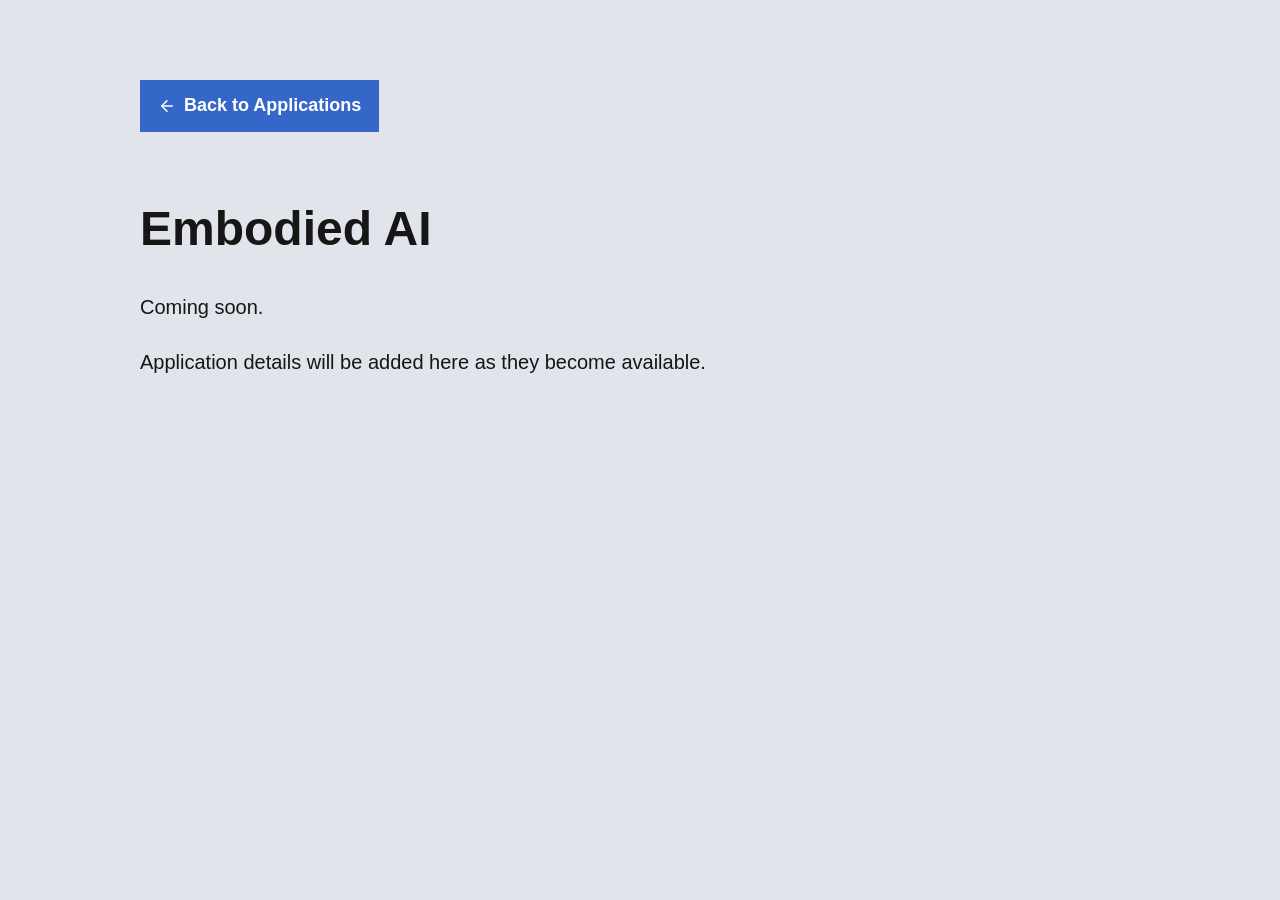
<file: applications/embodied/index.html>
<!DOCTYPE html><!--28jx5LhLu7JwzbsnE5Pub--><html lang="en"><head><meta charSet="utf-8"/><meta name="viewport" content="width=device-width, initial-scale=1"/><link rel="preload" href="/_next/static/media/1755441e3a2fa970-s.p.woff2" as="font" crossorigin="" type="font/woff2"/><link rel="preload" href="/_next/static/media/30d74baa196fe88a-s.p.woff2" as="font" crossorigin="" type="font/woff2"/><link rel="stylesheet" href="/_next/static/css/7f3ce701854b8014.css" data-precedence="next"/><link rel="stylesheet" href="/_next/static/css/47dc0deaf6cbad6c.css" data-precedence="next"/><link rel="preload" as="script" fetchPriority="low" href="/_next/static/chunks/webpack-50b3c8d9ca14c031.js"/><script src="/_next/static/chunks/4bd1b696-c023c6e3521b1417.js" async=""></script><script src="/_next/static/chunks/255-a85cef9cc3a04b12.js" async=""></script><script src="/_next/static/chunks/main-app-768654682fece701.js" async=""></script><meta name="next-size-adjust" content=""/><title>Embodied AI — Fusion Anything</title><meta name="description" content="A visual research project page for Fusion Anything, a unified foundation model for generalized multimodal prediction."/><meta name="keywords" content="Fusion Anything,multimodal learning,foundation model,in-context learning"/><meta property="og:title" content="Fusion Anything"/><meta property="og:description" content="Learning transferable multimodal correlations across arbitrary modalities and tasks."/><meta property="og:type" content="website"/><meta name="twitter:card" content="summary"/><meta name="twitter:title" content="Fusion Anything"/><meta name="twitter:description" content="Learning transferable multimodal correlations across arbitrary modalities and tasks."/><script src="/_next/static/chunks/polyfills-42372ed130431b0a.js" noModule=""></script></head><body class="__variable_c85df0 __variable_d4b326"><div hidden=""><!--$--><!--/$--></div><main class="site-nvidia_placeholder__8knGI"><a href="/#applications-overview"><svg xmlns="http://www.w3.org/2000/svg" width="18" height="18" viewBox="0 0 24 24" fill="none" stroke="currentColor" stroke-width="2" stroke-linecap="round" stroke-linejoin="round" class="lucide lucide-arrow-left" aria-hidden="true"><path d="m12 19-7-7 7-7"></path><path d="M19 12H5"></path></svg>Back to Applications</a><h1>Embodied AI</h1><p>Coming soon.</p><p>Application details will be added here as they become available.</p></main><!--$--><!--/$--><script src="/_next/static/chunks/webpack-50b3c8d9ca14c031.js" id="_R_" async=""></script><script>(self.__next_f=self.__next_f||[]).push([0])</script><script>self.__next_f.push([1,"1:\"$Sreact.fragment\"\n2:I[9766,[],\"\"]\n3:I[8924,[],\"\"]\n5:I[4431,[],\"OutletBoundary\"]\n7:I[5278,[],\"AsyncMetadataOutlet\"]\n9:I[4431,[],\"ViewportBoundary\"]\nb:I[4431,[],\"MetadataBoundary\"]\nc:\"$Sreact.suspense\"\ne:I[7150,[],\"\"]\n:HL[\"/_next/static/media/1755441e3a2fa970-s.p.woff2\",\"font\",{\"crossOrigin\":\"\",\"type\":\"font/woff2\"}]\n:HL[\"/_next/static/media/30d74baa196fe88a-s.p.woff2\",\"font\",{\"crossOrigin\":\"\",\"type\":\"font/woff2\"}]\n:HL[\"/_next/static/css/7f3ce701854b8014.css\",\"style\"]\n:HL[\"/_next/static/css/47dc0deaf6cbad6c.css\",\"style\"]\n"])</script><script>self.__next_f.push([1,"0:{\"P\":null,\"b\":\"28jx5LhLu7JwzbsnE5Pub\",\"p\":\"\",\"c\":[\"\",\"applications\",\"embodied\",\"\"],\"i\":false,\"f\":[[[\"\",{\"children\":[\"applications\",{\"children\":[[\"id\",\"embodied\",\"d\"],{\"children\":[\"__PAGE__\",{}]}]}]},\"$undefined\",\"$undefined\",true],[\"\",[\"$\",\"$1\",\"c\",{\"children\":[[[\"$\",\"link\",\"0\",{\"rel\":\"stylesheet\",\"href\":\"/_next/static/css/7f3ce701854b8014.css\",\"precedence\":\"next\",\"crossOrigin\":\"$undefined\",\"nonce\":\"$undefined\"}]],[\"$\",\"html\",null,{\"lang\":\"en\",\"children\":[\"$\",\"body\",null,{\"className\":\"__variable_c85df0 __variable_d4b326\",\"children\":[\"$\",\"$L2\",null,{\"parallelRouterKey\":\"children\",\"error\":\"$undefined\",\"errorStyles\":\"$undefined\",\"errorScripts\":\"$undefined\",\"template\":[\"$\",\"$L3\",null,{}],\"templateStyles\":\"$undefined\",\"templateScripts\":\"$undefined\",\"notFound\":[[[\"$\",\"title\",null,{\"children\":\"404: This page could not be found.\"}],[\"$\",\"div\",null,{\"style\":{\"fontFamily\":\"system-ui,\\\"Segoe UI\\\",Roboto,Helvetica,Arial,sans-serif,\\\"Apple Color Emoji\\\",\\\"Segoe UI Emoji\\\"\",\"height\":\"100vh\",\"textAlign\":\"center\",\"display\":\"flex\",\"flexDirection\":\"column\",\"alignItems\":\"center\",\"justifyContent\":\"center\"},\"children\":[\"$\",\"div\",null,{\"children\":[[\"$\",\"style\",null,{\"dangerouslySetInnerHTML\":{\"__html\":\"body{color:#000;background:#fff;margin:0}.next-error-h1{border-right:1px solid rgba(0,0,0,.3)}@media (prefers-color-scheme:dark){body{color:#fff;background:#000}.next-error-h1{border-right:1px solid rgba(255,255,255,.3)}}\"}}],[\"$\",\"h1\",null,{\"className\":\"next-error-h1\",\"style\":{\"display\":\"inline-block\",\"margin\":\"0 20px 0 0\",\"padding\":\"0 23px 0 0\",\"fontSize\":24,\"fontWeight\":500,\"verticalAlign\":\"top\",\"lineHeight\":\"49px\"},\"children\":404}],[\"$\",\"div\",null,{\"style\":{\"display\":\"inline-block\"},\"children\":[\"$\",\"h2\",null,{\"style\":{\"fontSize\":14,\"fontWeight\":400,\"lineHeight\":\"49px\",\"margin\":0},\"children\":\"This page could not be found.\"}]}]]}]}]],[]],\"forbidden\":\"$undefined\",\"unauthorized\":\"$undefined\"}]}]}]]}],{\"children\":[\"applications\",[\"$\",\"$1\",\"c\",{\"children\":[null,[\"$\",\"$L2\",null,{\"parallelRouterKey\":\"children\",\"error\":\"$undefined\",\"errorStyles\":\"$undefined\",\"errorScripts\":\"$undefined\",\"template\":[\"$\",\"$L3\",null,{}],\"templateStyles\":\"$undefined\",\"templateScripts\":\"$undefined\",\"notFound\":\"$undefined\",\"forbidden\":\"$undefined\",\"unauthorized\":\"$undefined\"}]]}],{\"children\":[[\"id\",\"embodied\",\"d\"],[\"$\",\"$1\",\"c\",{\"children\":[null,[\"$\",\"$L2\",null,{\"parallelRouterKey\":\"children\",\"error\":\"$undefined\",\"errorStyles\":\"$undefined\",\"errorScripts\":\"$undefined\",\"template\":[\"$\",\"$L3\",null,{}],\"templateStyles\":\"$undefined\",\"templateScripts\":\"$undefined\",\"notFound\":\"$undefined\",\"forbidden\":\"$undefined\",\"unauthorized\":\"$undefined\"}]]}],{\"children\":[\"__PAGE__\",[\"$\",\"$1\",\"c\",{\"children\":[\"$L4\",[[\"$\",\"link\",\"0\",{\"rel\":\"stylesheet\",\"href\":\"/_next/static/css/47dc0deaf6cbad6c.css\",\"precedence\":\"next\",\"crossOrigin\":\"$undefined\",\"nonce\":\"$undefined\"}]],[\"$\",\"$L5\",null,{\"children\":[\"$L6\",[\"$\",\"$L7\",null,{\"promise\":\"$@8\"}]]}]]}],{},null,false]},null,false]},null,false]},null,false],[\"$\",\"$1\",\"h\",{\"children\":[null,[[\"$\",\"$L9\",null,{\"children\":\"$La\"}],[\"$\",\"meta\",null,{\"name\":\"next-size-adjust\",\"content\":\"\"}]],[\"$\",\"$Lb\",null,{\"children\":[\"$\",\"div\",null,{\"hidden\":true,\"children\":[\"$\",\"$c\",null,{\"fallback\":null,\"children\":\"$Ld\"}]}]}]]}],false]],\"m\":\"$undefined\",\"G\":[\"$e\",[]],\"s\":false,\"S\":true}\n"])</script><script>self.__next_f.push([1,"4:[\"$\",\"main\",null,{\"className\":\"site-nvidia_placeholder__8knGI\",\"children\":[[\"$\",\"a\",null,{\"href\":\"/#applications-overview\",\"children\":[[\"$\",\"svg\",null,{\"ref\":\"$undefined\",\"xmlns\":\"http://www.w3.org/2000/svg\",\"width\":18,\"height\":18,\"viewBox\":\"0 0 24 24\",\"fill\":\"none\",\"stroke\":\"currentColor\",\"strokeWidth\":2,\"strokeLinecap\":\"round\",\"strokeLinejoin\":\"round\",\"className\":\"lucide lucide-arrow-left\",\"aria-hidden\":\"true\",\"children\":[[\"$\",\"path\",\"1l729n\",{\"d\":\"m12 19-7-7 7-7\"}],[\"$\",\"path\",\"x3x0zl\",{\"d\":\"M19 12H5\"}],\"$undefined\"]}],\"Back to Applications\"]}],[\"$\",\"h1\",null,{\"children\":\"Embodied AI\"}],[\"$\",\"p\",null,{\"children\":\"Coming soon.\"}],[\"$\",\"p\",null,{\"children\":\"Application details will be added here as they become available.\"}]]}]\n"])</script><script>self.__next_f.push([1,"a:[[\"$\",\"meta\",\"0\",{\"charSet\":\"utf-8\"}],[\"$\",\"meta\",\"1\",{\"name\":\"viewport\",\"content\":\"width=device-width, initial-scale=1\"}]]\n6:null\n"])</script><script>self.__next_f.push([1,"8:{\"metadata\":[[\"$\",\"title\",\"0\",{\"children\":\"Embodied AI — Fusion Anything\"}],[\"$\",\"meta\",\"1\",{\"name\":\"description\",\"content\":\"A visual research project page for Fusion Anything, a unified foundation model for generalized multimodal prediction.\"}],[\"$\",\"meta\",\"2\",{\"name\":\"keywords\",\"content\":\"Fusion Anything,multimodal learning,foundation model,in-context learning\"}],[\"$\",\"meta\",\"3\",{\"property\":\"og:title\",\"content\":\"Fusion Anything\"}],[\"$\",\"meta\",\"4\",{\"property\":\"og:description\",\"content\":\"Learning transferable multimodal correlations across arbitrary modalities and tasks.\"}],[\"$\",\"meta\",\"5\",{\"property\":\"og:type\",\"content\":\"website\"}],[\"$\",\"meta\",\"6\",{\"name\":\"twitter:card\",\"content\":\"summary\"}],[\"$\",\"meta\",\"7\",{\"name\":\"twitter:title\",\"content\":\"Fusion Anything\"}],[\"$\",\"meta\",\"8\",{\"name\":\"twitter:description\",\"content\":\"Learning transferable multimodal correlations across arbitrary modalities and tasks.\"}]],\"error\":null,\"digest\":\"$undefined\"}\n"])</script><script>self.__next_f.push([1,"d:\"$8:metadata\"\n"])</script></body></html>
</file>
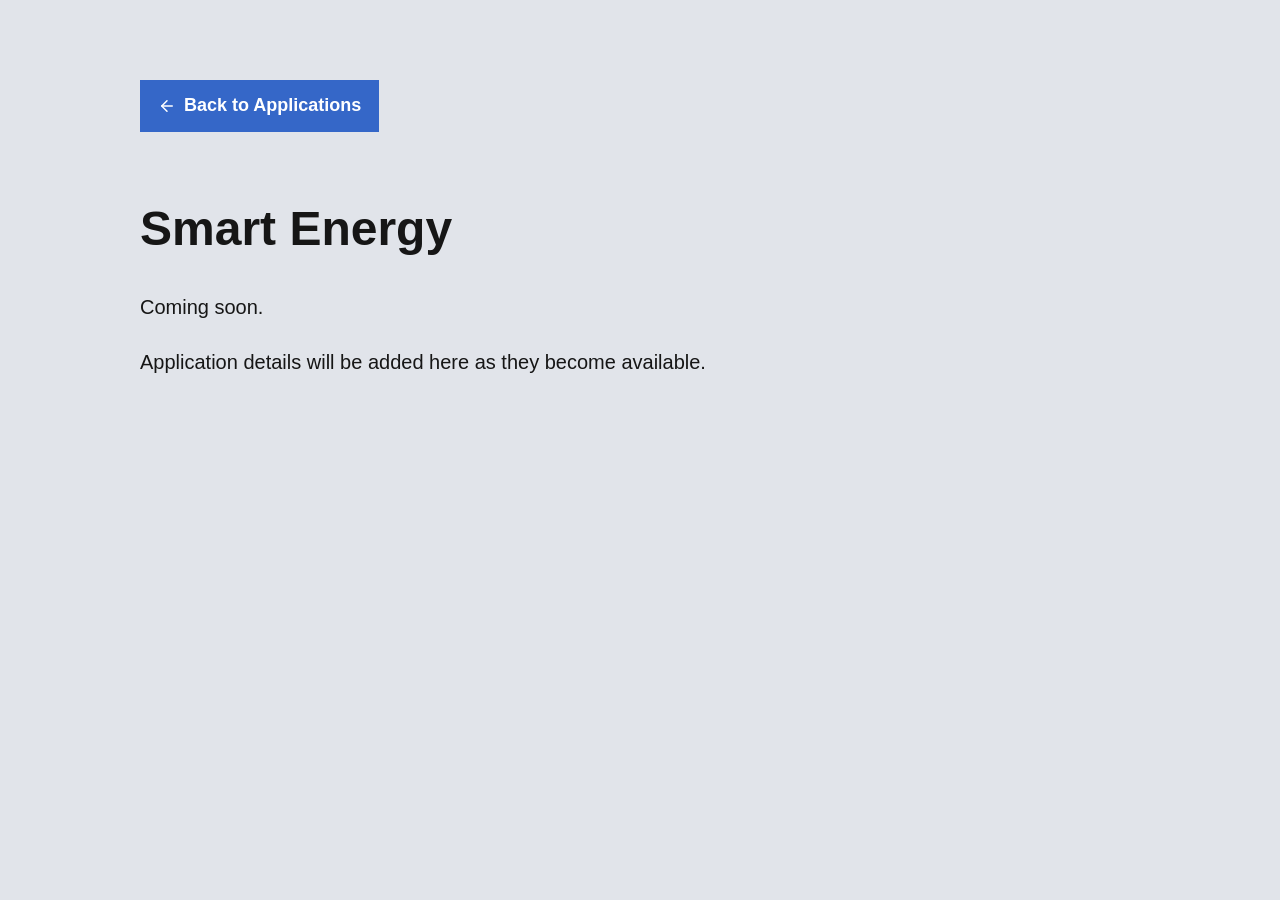
<file: applications/energy/index.html>
<!DOCTYPE html><!--28jx5LhLu7JwzbsnE5Pub--><html lang="en"><head><meta charSet="utf-8"/><meta name="viewport" content="width=device-width, initial-scale=1"/><link rel="preload" href="/_next/static/media/1755441e3a2fa970-s.p.woff2" as="font" crossorigin="" type="font/woff2"/><link rel="preload" href="/_next/static/media/30d74baa196fe88a-s.p.woff2" as="font" crossorigin="" type="font/woff2"/><link rel="stylesheet" href="/_next/static/css/7f3ce701854b8014.css" data-precedence="next"/><link rel="stylesheet" href="/_next/static/css/47dc0deaf6cbad6c.css" data-precedence="next"/><link rel="preload" as="script" fetchPriority="low" href="/_next/static/chunks/webpack-50b3c8d9ca14c031.js"/><script src="/_next/static/chunks/4bd1b696-c023c6e3521b1417.js" async=""></script><script src="/_next/static/chunks/255-a85cef9cc3a04b12.js" async=""></script><script src="/_next/static/chunks/main-app-768654682fece701.js" async=""></script><meta name="next-size-adjust" content=""/><title>Smart Energy — Fusion Anything</title><meta name="description" content="A visual research project page for Fusion Anything, a unified foundation model for generalized multimodal prediction."/><meta name="keywords" content="Fusion Anything,multimodal learning,foundation model,in-context learning"/><meta property="og:title" content="Fusion Anything"/><meta property="og:description" content="Learning transferable multimodal correlations across arbitrary modalities and tasks."/><meta property="og:type" content="website"/><meta name="twitter:card" content="summary"/><meta name="twitter:title" content="Fusion Anything"/><meta name="twitter:description" content="Learning transferable multimodal correlations across arbitrary modalities and tasks."/><script src="/_next/static/chunks/polyfills-42372ed130431b0a.js" noModule=""></script></head><body class="__variable_c85df0 __variable_d4b326"><div hidden=""><!--$--><!--/$--></div><main class="site-nvidia_placeholder__8knGI"><a href="/#applications-overview"><svg xmlns="http://www.w3.org/2000/svg" width="18" height="18" viewBox="0 0 24 24" fill="none" stroke="currentColor" stroke-width="2" stroke-linecap="round" stroke-linejoin="round" class="lucide lucide-arrow-left" aria-hidden="true"><path d="m12 19-7-7 7-7"></path><path d="M19 12H5"></path></svg>Back to Applications</a><h1>Smart Energy</h1><p>Coming soon.</p><p>Application details will be added here as they become available.</p></main><!--$--><!--/$--><script src="/_next/static/chunks/webpack-50b3c8d9ca14c031.js" id="_R_" async=""></script><script>(self.__next_f=self.__next_f||[]).push([0])</script><script>self.__next_f.push([1,"1:\"$Sreact.fragment\"\n2:I[9766,[],\"\"]\n3:I[8924,[],\"\"]\n5:I[4431,[],\"OutletBoundary\"]\n7:I[5278,[],\"AsyncMetadataOutlet\"]\n9:I[4431,[],\"ViewportBoundary\"]\nb:I[4431,[],\"MetadataBoundary\"]\nc:\"$Sreact.suspense\"\ne:I[7150,[],\"\"]\n:HL[\"/_next/static/media/1755441e3a2fa970-s.p.woff2\",\"font\",{\"crossOrigin\":\"\",\"type\":\"font/woff2\"}]\n:HL[\"/_next/static/media/30d74baa196fe88a-s.p.woff2\",\"font\",{\"crossOrigin\":\"\",\"type\":\"font/woff2\"}]\n:HL[\"/_next/static/css/7f3ce701854b8014.css\",\"style\"]\n:HL[\"/_next/static/css/47dc0deaf6cbad6c.css\",\"style\"]\n"])</script><script>self.__next_f.push([1,"0:{\"P\":null,\"b\":\"28jx5LhLu7JwzbsnE5Pub\",\"p\":\"\",\"c\":[\"\",\"applications\",\"energy\",\"\"],\"i\":false,\"f\":[[[\"\",{\"children\":[\"applications\",{\"children\":[[\"id\",\"energy\",\"d\"],{\"children\":[\"__PAGE__\",{}]}]}]},\"$undefined\",\"$undefined\",true],[\"\",[\"$\",\"$1\",\"c\",{\"children\":[[[\"$\",\"link\",\"0\",{\"rel\":\"stylesheet\",\"href\":\"/_next/static/css/7f3ce701854b8014.css\",\"precedence\":\"next\",\"crossOrigin\":\"$undefined\",\"nonce\":\"$undefined\"}]],[\"$\",\"html\",null,{\"lang\":\"en\",\"children\":[\"$\",\"body\",null,{\"className\":\"__variable_c85df0 __variable_d4b326\",\"children\":[\"$\",\"$L2\",null,{\"parallelRouterKey\":\"children\",\"error\":\"$undefined\",\"errorStyles\":\"$undefined\",\"errorScripts\":\"$undefined\",\"template\":[\"$\",\"$L3\",null,{}],\"templateStyles\":\"$undefined\",\"templateScripts\":\"$undefined\",\"notFound\":[[[\"$\",\"title\",null,{\"children\":\"404: This page could not be found.\"}],[\"$\",\"div\",null,{\"style\":{\"fontFamily\":\"system-ui,\\\"Segoe UI\\\",Roboto,Helvetica,Arial,sans-serif,\\\"Apple Color Emoji\\\",\\\"Segoe UI Emoji\\\"\",\"height\":\"100vh\",\"textAlign\":\"center\",\"display\":\"flex\",\"flexDirection\":\"column\",\"alignItems\":\"center\",\"justifyContent\":\"center\"},\"children\":[\"$\",\"div\",null,{\"children\":[[\"$\",\"style\",null,{\"dangerouslySetInnerHTML\":{\"__html\":\"body{color:#000;background:#fff;margin:0}.next-error-h1{border-right:1px solid rgba(0,0,0,.3)}@media (prefers-color-scheme:dark){body{color:#fff;background:#000}.next-error-h1{border-right:1px solid rgba(255,255,255,.3)}}\"}}],[\"$\",\"h1\",null,{\"className\":\"next-error-h1\",\"style\":{\"display\":\"inline-block\",\"margin\":\"0 20px 0 0\",\"padding\":\"0 23px 0 0\",\"fontSize\":24,\"fontWeight\":500,\"verticalAlign\":\"top\",\"lineHeight\":\"49px\"},\"children\":404}],[\"$\",\"div\",null,{\"style\":{\"display\":\"inline-block\"},\"children\":[\"$\",\"h2\",null,{\"style\":{\"fontSize\":14,\"fontWeight\":400,\"lineHeight\":\"49px\",\"margin\":0},\"children\":\"This page could not be found.\"}]}]]}]}]],[]],\"forbidden\":\"$undefined\",\"unauthorized\":\"$undefined\"}]}]}]]}],{\"children\":[\"applications\",[\"$\",\"$1\",\"c\",{\"children\":[null,[\"$\",\"$L2\",null,{\"parallelRouterKey\":\"children\",\"error\":\"$undefined\",\"errorStyles\":\"$undefined\",\"errorScripts\":\"$undefined\",\"template\":[\"$\",\"$L3\",null,{}],\"templateStyles\":\"$undefined\",\"templateScripts\":\"$undefined\",\"notFound\":\"$undefined\",\"forbidden\":\"$undefined\",\"unauthorized\":\"$undefined\"}]]}],{\"children\":[[\"id\",\"energy\",\"d\"],[\"$\",\"$1\",\"c\",{\"children\":[null,[\"$\",\"$L2\",null,{\"parallelRouterKey\":\"children\",\"error\":\"$undefined\",\"errorStyles\":\"$undefined\",\"errorScripts\":\"$undefined\",\"template\":[\"$\",\"$L3\",null,{}],\"templateStyles\":\"$undefined\",\"templateScripts\":\"$undefined\",\"notFound\":\"$undefined\",\"forbidden\":\"$undefined\",\"unauthorized\":\"$undefined\"}]]}],{\"children\":[\"__PAGE__\",[\"$\",\"$1\",\"c\",{\"children\":[\"$L4\",[[\"$\",\"link\",\"0\",{\"rel\":\"stylesheet\",\"href\":\"/_next/static/css/47dc0deaf6cbad6c.css\",\"precedence\":\"next\",\"crossOrigin\":\"$undefined\",\"nonce\":\"$undefined\"}]],[\"$\",\"$L5\",null,{\"children\":[\"$L6\",[\"$\",\"$L7\",null,{\"promise\":\"$@8\"}]]}]]}],{},null,false]},null,false]},null,false]},null,false],[\"$\",\"$1\",\"h\",{\"children\":[null,[[\"$\",\"$L9\",null,{\"children\":\"$La\"}],[\"$\",\"meta\",null,{\"name\":\"next-size-adjust\",\"content\":\"\"}]],[\"$\",\"$Lb\",null,{\"children\":[\"$\",\"div\",null,{\"hidden\":true,\"children\":[\"$\",\"$c\",null,{\"fallback\":null,\"children\":\"$Ld\"}]}]}]]}],false]],\"m\":\"$undefined\",\"G\":[\"$e\",[]],\"s\":false,\"S\":true}\n"])</script><script>self.__next_f.push([1,"4:[\"$\",\"main\",null,{\"className\":\"site-nvidia_placeholder__8knGI\",\"children\":[[\"$\",\"a\",null,{\"href\":\"/#applications-overview\",\"children\":[[\"$\",\"svg\",null,{\"ref\":\"$undefined\",\"xmlns\":\"http://www.w3.org/2000/svg\",\"width\":18,\"height\":18,\"viewBox\":\"0 0 24 24\",\"fill\":\"none\",\"stroke\":\"currentColor\",\"strokeWidth\":2,\"strokeLinecap\":\"round\",\"strokeLinejoin\":\"round\",\"className\":\"lucide lucide-arrow-left\",\"aria-hidden\":\"true\",\"children\":[[\"$\",\"path\",\"1l729n\",{\"d\":\"m12 19-7-7 7-7\"}],[\"$\",\"path\",\"x3x0zl\",{\"d\":\"M19 12H5\"}],\"$undefined\"]}],\"Back to Applications\"]}],[\"$\",\"h1\",null,{\"children\":\"Smart Energy\"}],[\"$\",\"p\",null,{\"children\":\"Coming soon.\"}],[\"$\",\"p\",null,{\"children\":\"Application details will be added here as they become available.\"}]]}]\n"])</script><script>self.__next_f.push([1,"a:[[\"$\",\"meta\",\"0\",{\"charSet\":\"utf-8\"}],[\"$\",\"meta\",\"1\",{\"name\":\"viewport\",\"content\":\"width=device-width, initial-scale=1\"}]]\n6:null\n"])</script><script>self.__next_f.push([1,"8:{\"metadata\":[[\"$\",\"title\",\"0\",{\"children\":\"Smart Energy — Fusion Anything\"}],[\"$\",\"meta\",\"1\",{\"name\":\"description\",\"content\":\"A visual research project page for Fusion Anything, a unified foundation model for generalized multimodal prediction.\"}],[\"$\",\"meta\",\"2\",{\"name\":\"keywords\",\"content\":\"Fusion Anything,multimodal learning,foundation model,in-context learning\"}],[\"$\",\"meta\",\"3\",{\"property\":\"og:title\",\"content\":\"Fusion Anything\"}],[\"$\",\"meta\",\"4\",{\"property\":\"og:description\",\"content\":\"Learning transferable multimodal correlations across arbitrary modalities and tasks.\"}],[\"$\",\"meta\",\"5\",{\"property\":\"og:type\",\"content\":\"website\"}],[\"$\",\"meta\",\"6\",{\"name\":\"twitter:card\",\"content\":\"summary\"}],[\"$\",\"meta\",\"7\",{\"name\":\"twitter:title\",\"content\":\"Fusion Anything\"}],[\"$\",\"meta\",\"8\",{\"name\":\"twitter:description\",\"content\":\"Learning transferable multimodal correlations across arbitrary modalities and tasks.\"}]],\"error\":null,\"digest\":\"$undefined\"}\n"])</script><script>self.__next_f.push([1,"d:\"$8:metadata\"\n"])</script></body></html>
</file>
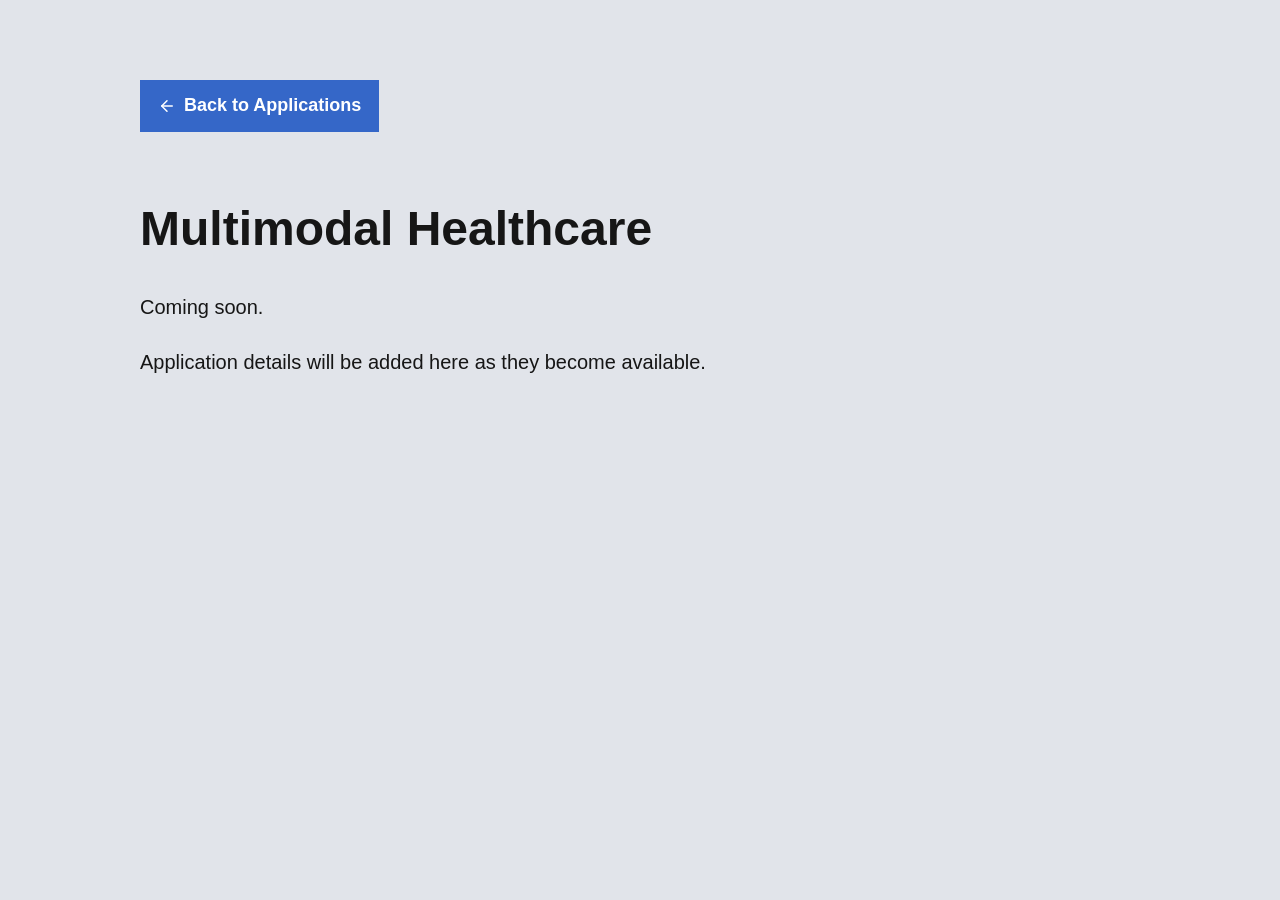
<file: applications/healthcare/index.html>
<!DOCTYPE html><!--28jx5LhLu7JwzbsnE5Pub--><html lang="en"><head><meta charSet="utf-8"/><meta name="viewport" content="width=device-width, initial-scale=1"/><link rel="preload" href="/_next/static/media/1755441e3a2fa970-s.p.woff2" as="font" crossorigin="" type="font/woff2"/><link rel="preload" href="/_next/static/media/30d74baa196fe88a-s.p.woff2" as="font" crossorigin="" type="font/woff2"/><link rel="stylesheet" href="/_next/static/css/7f3ce701854b8014.css" data-precedence="next"/><link rel="stylesheet" href="/_next/static/css/47dc0deaf6cbad6c.css" data-precedence="next"/><link rel="preload" as="script" fetchPriority="low" href="/_next/static/chunks/webpack-50b3c8d9ca14c031.js"/><script src="/_next/static/chunks/4bd1b696-c023c6e3521b1417.js" async=""></script><script src="/_next/static/chunks/255-a85cef9cc3a04b12.js" async=""></script><script src="/_next/static/chunks/main-app-768654682fece701.js" async=""></script><meta name="next-size-adjust" content=""/><title>Multimodal Healthcare — Fusion Anything</title><meta name="description" content="A visual research project page for Fusion Anything, a unified foundation model for generalized multimodal prediction."/><meta name="keywords" content="Fusion Anything,multimodal learning,foundation model,in-context learning"/><meta property="og:title" content="Fusion Anything"/><meta property="og:description" content="Learning transferable multimodal correlations across arbitrary modalities and tasks."/><meta property="og:type" content="website"/><meta name="twitter:card" content="summary"/><meta name="twitter:title" content="Fusion Anything"/><meta name="twitter:description" content="Learning transferable multimodal correlations across arbitrary modalities and tasks."/><script src="/_next/static/chunks/polyfills-42372ed130431b0a.js" noModule=""></script></head><body class="__variable_c85df0 __variable_d4b326"><div hidden=""><!--$--><!--/$--></div><main class="site-nvidia_placeholder__8knGI"><a href="/#applications-overview"><svg xmlns="http://www.w3.org/2000/svg" width="18" height="18" viewBox="0 0 24 24" fill="none" stroke="currentColor" stroke-width="2" stroke-linecap="round" stroke-linejoin="round" class="lucide lucide-arrow-left" aria-hidden="true"><path d="m12 19-7-7 7-7"></path><path d="M19 12H5"></path></svg>Back to Applications</a><h1>Multimodal Healthcare</h1><p>Coming soon.</p><p>Application details will be added here as they become available.</p></main><!--$--><!--/$--><script src="/_next/static/chunks/webpack-50b3c8d9ca14c031.js" id="_R_" async=""></script><script>(self.__next_f=self.__next_f||[]).push([0])</script><script>self.__next_f.push([1,"1:\"$Sreact.fragment\"\n2:I[9766,[],\"\"]\n3:I[8924,[],\"\"]\n5:I[4431,[],\"OutletBoundary\"]\n7:I[5278,[],\"AsyncMetadataOutlet\"]\n9:I[4431,[],\"ViewportBoundary\"]\nb:I[4431,[],\"MetadataBoundary\"]\nc:\"$Sreact.suspense\"\ne:I[7150,[],\"\"]\n:HL[\"/_next/static/media/1755441e3a2fa970-s.p.woff2\",\"font\",{\"crossOrigin\":\"\",\"type\":\"font/woff2\"}]\n:HL[\"/_next/static/media/30d74baa196fe88a-s.p.woff2\",\"font\",{\"crossOrigin\":\"\",\"type\":\"font/woff2\"}]\n:HL[\"/_next/static/css/7f3ce701854b8014.css\",\"style\"]\n:HL[\"/_next/static/css/47dc0deaf6cbad6c.css\",\"style\"]\n"])</script><script>self.__next_f.push([1,"0:{\"P\":null,\"b\":\"28jx5LhLu7JwzbsnE5Pub\",\"p\":\"\",\"c\":[\"\",\"applications\",\"healthcare\",\"\"],\"i\":false,\"f\":[[[\"\",{\"children\":[\"applications\",{\"children\":[[\"id\",\"healthcare\",\"d\"],{\"children\":[\"__PAGE__\",{}]}]}]},\"$undefined\",\"$undefined\",true],[\"\",[\"$\",\"$1\",\"c\",{\"children\":[[[\"$\",\"link\",\"0\",{\"rel\":\"stylesheet\",\"href\":\"/_next/static/css/7f3ce701854b8014.css\",\"precedence\":\"next\",\"crossOrigin\":\"$undefined\",\"nonce\":\"$undefined\"}]],[\"$\",\"html\",null,{\"lang\":\"en\",\"children\":[\"$\",\"body\",null,{\"className\":\"__variable_c85df0 __variable_d4b326\",\"children\":[\"$\",\"$L2\",null,{\"parallelRouterKey\":\"children\",\"error\":\"$undefined\",\"errorStyles\":\"$undefined\",\"errorScripts\":\"$undefined\",\"template\":[\"$\",\"$L3\",null,{}],\"templateStyles\":\"$undefined\",\"templateScripts\":\"$undefined\",\"notFound\":[[[\"$\",\"title\",null,{\"children\":\"404: This page could not be found.\"}],[\"$\",\"div\",null,{\"style\":{\"fontFamily\":\"system-ui,\\\"Segoe UI\\\",Roboto,Helvetica,Arial,sans-serif,\\\"Apple Color Emoji\\\",\\\"Segoe UI Emoji\\\"\",\"height\":\"100vh\",\"textAlign\":\"center\",\"display\":\"flex\",\"flexDirection\":\"column\",\"alignItems\":\"center\",\"justifyContent\":\"center\"},\"children\":[\"$\",\"div\",null,{\"children\":[[\"$\",\"style\",null,{\"dangerouslySetInnerHTML\":{\"__html\":\"body{color:#000;background:#fff;margin:0}.next-error-h1{border-right:1px solid rgba(0,0,0,.3)}@media (prefers-color-scheme:dark){body{color:#fff;background:#000}.next-error-h1{border-right:1px solid rgba(255,255,255,.3)}}\"}}],[\"$\",\"h1\",null,{\"className\":\"next-error-h1\",\"style\":{\"display\":\"inline-block\",\"margin\":\"0 20px 0 0\",\"padding\":\"0 23px 0 0\",\"fontSize\":24,\"fontWeight\":500,\"verticalAlign\":\"top\",\"lineHeight\":\"49px\"},\"children\":404}],[\"$\",\"div\",null,{\"style\":{\"display\":\"inline-block\"},\"children\":[\"$\",\"h2\",null,{\"style\":{\"fontSize\":14,\"fontWeight\":400,\"lineHeight\":\"49px\",\"margin\":0},\"children\":\"This page could not be found.\"}]}]]}]}]],[]],\"forbidden\":\"$undefined\",\"unauthorized\":\"$undefined\"}]}]}]]}],{\"children\":[\"applications\",[\"$\",\"$1\",\"c\",{\"children\":[null,[\"$\",\"$L2\",null,{\"parallelRouterKey\":\"children\",\"error\":\"$undefined\",\"errorStyles\":\"$undefined\",\"errorScripts\":\"$undefined\",\"template\":[\"$\",\"$L3\",null,{}],\"templateStyles\":\"$undefined\",\"templateScripts\":\"$undefined\",\"notFound\":\"$undefined\",\"forbidden\":\"$undefined\",\"unauthorized\":\"$undefined\"}]]}],{\"children\":[[\"id\",\"healthcare\",\"d\"],[\"$\",\"$1\",\"c\",{\"children\":[null,[\"$\",\"$L2\",null,{\"parallelRouterKey\":\"children\",\"error\":\"$undefined\",\"errorStyles\":\"$undefined\",\"errorScripts\":\"$undefined\",\"template\":[\"$\",\"$L3\",null,{}],\"templateStyles\":\"$undefined\",\"templateScripts\":\"$undefined\",\"notFound\":\"$undefined\",\"forbidden\":\"$undefined\",\"unauthorized\":\"$undefined\"}]]}],{\"children\":[\"__PAGE__\",[\"$\",\"$1\",\"c\",{\"children\":[\"$L4\",[[\"$\",\"link\",\"0\",{\"rel\":\"stylesheet\",\"href\":\"/_next/static/css/47dc0deaf6cbad6c.css\",\"precedence\":\"next\",\"crossOrigin\":\"$undefined\",\"nonce\":\"$undefined\"}]],[\"$\",\"$L5\",null,{\"children\":[\"$L6\",[\"$\",\"$L7\",null,{\"promise\":\"$@8\"}]]}]]}],{},null,false]},null,false]},null,false]},null,false],[\"$\",\"$1\",\"h\",{\"children\":[null,[[\"$\",\"$L9\",null,{\"children\":\"$La\"}],[\"$\",\"meta\",null,{\"name\":\"next-size-adjust\",\"content\":\"\"}]],[\"$\",\"$Lb\",null,{\"children\":[\"$\",\"div\",null,{\"hidden\":true,\"children\":[\"$\",\"$c\",null,{\"fallback\":null,\"children\":\"$Ld\"}]}]}]]}],false]],\"m\":\"$undefined\",\"G\":[\"$e\",[]],\"s\":false,\"S\":true}\n"])</script><script>self.__next_f.push([1,"4:[\"$\",\"main\",null,{\"className\":\"site-nvidia_placeholder__8knGI\",\"children\":[[\"$\",\"a\",null,{\"href\":\"/#applications-overview\",\"children\":[[\"$\",\"svg\",null,{\"ref\":\"$undefined\",\"xmlns\":\"http://www.w3.org/2000/svg\",\"width\":18,\"height\":18,\"viewBox\":\"0 0 24 24\",\"fill\":\"none\",\"stroke\":\"currentColor\",\"strokeWidth\":2,\"strokeLinecap\":\"round\",\"strokeLinejoin\":\"round\",\"className\":\"lucide lucide-arrow-left\",\"aria-hidden\":\"true\",\"children\":[[\"$\",\"path\",\"1l729n\",{\"d\":\"m12 19-7-7 7-7\"}],[\"$\",\"path\",\"x3x0zl\",{\"d\":\"M19 12H5\"}],\"$undefined\"]}],\"Back to Applications\"]}],[\"$\",\"h1\",null,{\"children\":\"Multimodal Healthcare\"}],[\"$\",\"p\",null,{\"children\":\"Coming soon.\"}],[\"$\",\"p\",null,{\"children\":\"Application details will be added here as they become available.\"}]]}]\n"])</script><script>self.__next_f.push([1,"a:[[\"$\",\"meta\",\"0\",{\"charSet\":\"utf-8\"}],[\"$\",\"meta\",\"1\",{\"name\":\"viewport\",\"content\":\"width=device-width, initial-scale=1\"}]]\n6:null\n"])</script><script>self.__next_f.push([1,"8:{\"metadata\":[[\"$\",\"title\",\"0\",{\"children\":\"Multimodal Healthcare — Fusion Anything\"}],[\"$\",\"meta\",\"1\",{\"name\":\"description\",\"content\":\"A visual research project page for Fusion Anything, a unified foundation model for generalized multimodal prediction.\"}],[\"$\",\"meta\",\"2\",{\"name\":\"keywords\",\"content\":\"Fusion Anything,multimodal learning,foundation model,in-context learning\"}],[\"$\",\"meta\",\"3\",{\"property\":\"og:title\",\"content\":\"Fusion Anything\"}],[\"$\",\"meta\",\"4\",{\"property\":\"og:description\",\"content\":\"Learning transferable multimodal correlations across arbitrary modalities and tasks.\"}],[\"$\",\"meta\",\"5\",{\"property\":\"og:type\",\"content\":\"website\"}],[\"$\",\"meta\",\"6\",{\"name\":\"twitter:card\",\"content\":\"summary\"}],[\"$\",\"meta\",\"7\",{\"name\":\"twitter:title\",\"content\":\"Fusion Anything\"}],[\"$\",\"meta\",\"8\",{\"name\":\"twitter:description\",\"content\":\"Learning transferable multimodal correlations across arbitrary modalities and tasks.\"}]],\"error\":null,\"digest\":\"$undefined\"}\n"])</script><script>self.__next_f.push([1,"d:\"$8:metadata\"\n"])</script></body></html>
</file>
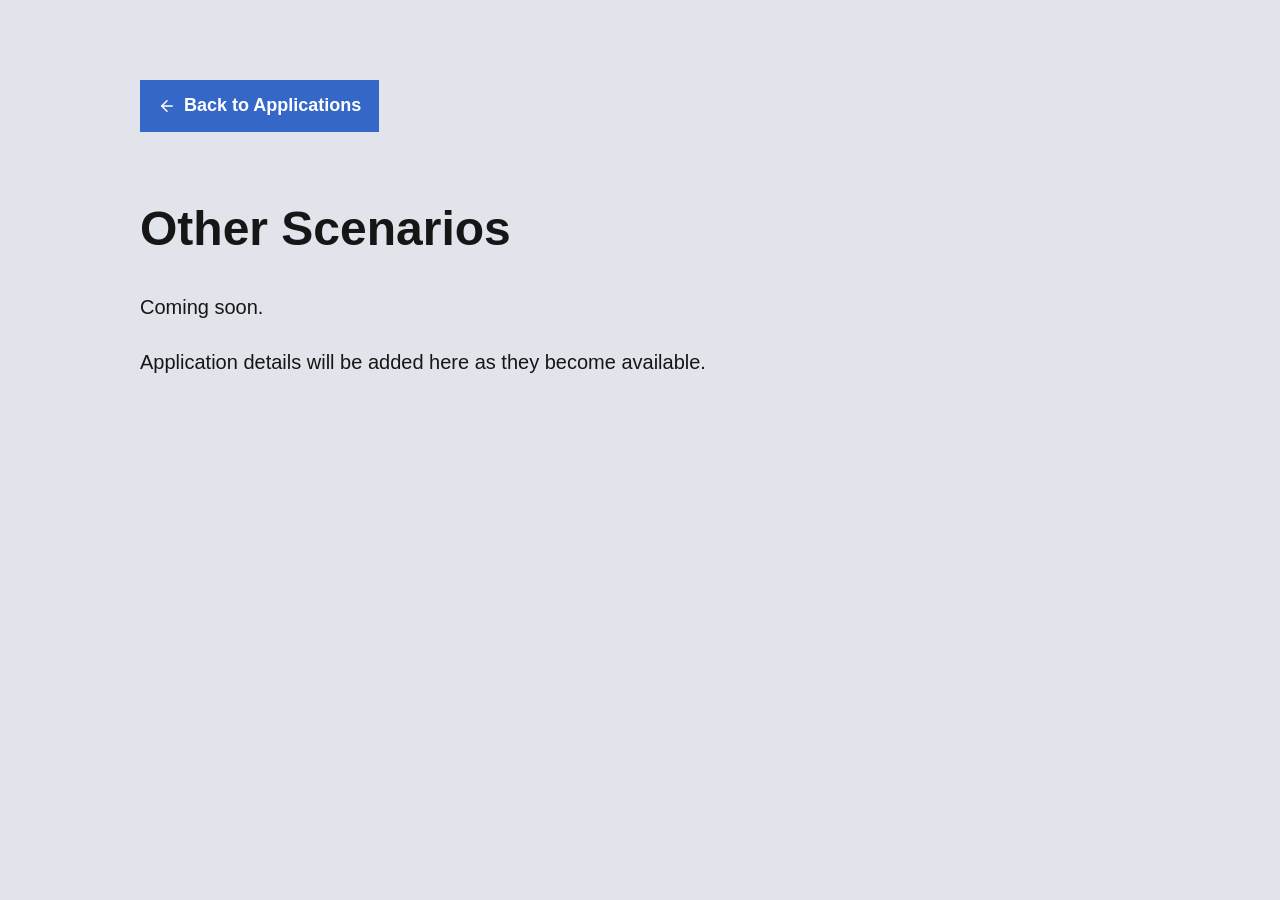
<file: applications/other/index.html>
<!DOCTYPE html><!--28jx5LhLu7JwzbsnE5Pub--><html lang="en"><head><meta charSet="utf-8"/><meta name="viewport" content="width=device-width, initial-scale=1"/><link rel="preload" href="/_next/static/media/1755441e3a2fa970-s.p.woff2" as="font" crossorigin="" type="font/woff2"/><link rel="preload" href="/_next/static/media/30d74baa196fe88a-s.p.woff2" as="font" crossorigin="" type="font/woff2"/><link rel="stylesheet" href="/_next/static/css/7f3ce701854b8014.css" data-precedence="next"/><link rel="stylesheet" href="/_next/static/css/47dc0deaf6cbad6c.css" data-precedence="next"/><link rel="preload" as="script" fetchPriority="low" href="/_next/static/chunks/webpack-50b3c8d9ca14c031.js"/><script src="/_next/static/chunks/4bd1b696-c023c6e3521b1417.js" async=""></script><script src="/_next/static/chunks/255-a85cef9cc3a04b12.js" async=""></script><script src="/_next/static/chunks/main-app-768654682fece701.js" async=""></script><meta name="next-size-adjust" content=""/><title>Other Scenarios — Fusion Anything</title><meta name="description" content="A visual research project page for Fusion Anything, a unified foundation model for generalized multimodal prediction."/><meta name="keywords" content="Fusion Anything,multimodal learning,foundation model,in-context learning"/><meta property="og:title" content="Fusion Anything"/><meta property="og:description" content="Learning transferable multimodal correlations across arbitrary modalities and tasks."/><meta property="og:type" content="website"/><meta name="twitter:card" content="summary"/><meta name="twitter:title" content="Fusion Anything"/><meta name="twitter:description" content="Learning transferable multimodal correlations across arbitrary modalities and tasks."/><script src="/_next/static/chunks/polyfills-42372ed130431b0a.js" noModule=""></script></head><body class="__variable_c85df0 __variable_d4b326"><div hidden=""><!--$--><!--/$--></div><main class="site-nvidia_placeholder__8knGI"><a href="/#applications-overview"><svg xmlns="http://www.w3.org/2000/svg" width="18" height="18" viewBox="0 0 24 24" fill="none" stroke="currentColor" stroke-width="2" stroke-linecap="round" stroke-linejoin="round" class="lucide lucide-arrow-left" aria-hidden="true"><path d="m12 19-7-7 7-7"></path><path d="M19 12H5"></path></svg>Back to Applications</a><h1>Other Scenarios</h1><p>Coming soon.</p><p>Application details will be added here as they become available.</p></main><!--$--><!--/$--><script src="/_next/static/chunks/webpack-50b3c8d9ca14c031.js" id="_R_" async=""></script><script>(self.__next_f=self.__next_f||[]).push([0])</script><script>self.__next_f.push([1,"1:\"$Sreact.fragment\"\n2:I[9766,[],\"\"]\n3:I[8924,[],\"\"]\n5:I[4431,[],\"OutletBoundary\"]\n7:I[5278,[],\"AsyncMetadataOutlet\"]\n9:I[4431,[],\"ViewportBoundary\"]\nb:I[4431,[],\"MetadataBoundary\"]\nc:\"$Sreact.suspense\"\ne:I[7150,[],\"\"]\n:HL[\"/_next/static/media/1755441e3a2fa970-s.p.woff2\",\"font\",{\"crossOrigin\":\"\",\"type\":\"font/woff2\"}]\n:HL[\"/_next/static/media/30d74baa196fe88a-s.p.woff2\",\"font\",{\"crossOrigin\":\"\",\"type\":\"font/woff2\"}]\n:HL[\"/_next/static/css/7f3ce701854b8014.css\",\"style\"]\n:HL[\"/_next/static/css/47dc0deaf6cbad6c.css\",\"style\"]\n"])</script><script>self.__next_f.push([1,"0:{\"P\":null,\"b\":\"28jx5LhLu7JwzbsnE5Pub\",\"p\":\"\",\"c\":[\"\",\"applications\",\"other\",\"\"],\"i\":false,\"f\":[[[\"\",{\"children\":[\"applications\",{\"children\":[[\"id\",\"other\",\"d\"],{\"children\":[\"__PAGE__\",{}]}]}]},\"$undefined\",\"$undefined\",true],[\"\",[\"$\",\"$1\",\"c\",{\"children\":[[[\"$\",\"link\",\"0\",{\"rel\":\"stylesheet\",\"href\":\"/_next/static/css/7f3ce701854b8014.css\",\"precedence\":\"next\",\"crossOrigin\":\"$undefined\",\"nonce\":\"$undefined\"}]],[\"$\",\"html\",null,{\"lang\":\"en\",\"children\":[\"$\",\"body\",null,{\"className\":\"__variable_c85df0 __variable_d4b326\",\"children\":[\"$\",\"$L2\",null,{\"parallelRouterKey\":\"children\",\"error\":\"$undefined\",\"errorStyles\":\"$undefined\",\"errorScripts\":\"$undefined\",\"template\":[\"$\",\"$L3\",null,{}],\"templateStyles\":\"$undefined\",\"templateScripts\":\"$undefined\",\"notFound\":[[[\"$\",\"title\",null,{\"children\":\"404: This page could not be found.\"}],[\"$\",\"div\",null,{\"style\":{\"fontFamily\":\"system-ui,\\\"Segoe UI\\\",Roboto,Helvetica,Arial,sans-serif,\\\"Apple Color Emoji\\\",\\\"Segoe UI Emoji\\\"\",\"height\":\"100vh\",\"textAlign\":\"center\",\"display\":\"flex\",\"flexDirection\":\"column\",\"alignItems\":\"center\",\"justifyContent\":\"center\"},\"children\":[\"$\",\"div\",null,{\"children\":[[\"$\",\"style\",null,{\"dangerouslySetInnerHTML\":{\"__html\":\"body{color:#000;background:#fff;margin:0}.next-error-h1{border-right:1px solid rgba(0,0,0,.3)}@media (prefers-color-scheme:dark){body{color:#fff;background:#000}.next-error-h1{border-right:1px solid rgba(255,255,255,.3)}}\"}}],[\"$\",\"h1\",null,{\"className\":\"next-error-h1\",\"style\":{\"display\":\"inline-block\",\"margin\":\"0 20px 0 0\",\"padding\":\"0 23px 0 0\",\"fontSize\":24,\"fontWeight\":500,\"verticalAlign\":\"top\",\"lineHeight\":\"49px\"},\"children\":404}],[\"$\",\"div\",null,{\"style\":{\"display\":\"inline-block\"},\"children\":[\"$\",\"h2\",null,{\"style\":{\"fontSize\":14,\"fontWeight\":400,\"lineHeight\":\"49px\",\"margin\":0},\"children\":\"This page could not be found.\"}]}]]}]}]],[]],\"forbidden\":\"$undefined\",\"unauthorized\":\"$undefined\"}]}]}]]}],{\"children\":[\"applications\",[\"$\",\"$1\",\"c\",{\"children\":[null,[\"$\",\"$L2\",null,{\"parallelRouterKey\":\"children\",\"error\":\"$undefined\",\"errorStyles\":\"$undefined\",\"errorScripts\":\"$undefined\",\"template\":[\"$\",\"$L3\",null,{}],\"templateStyles\":\"$undefined\",\"templateScripts\":\"$undefined\",\"notFound\":\"$undefined\",\"forbidden\":\"$undefined\",\"unauthorized\":\"$undefined\"}]]}],{\"children\":[[\"id\",\"other\",\"d\"],[\"$\",\"$1\",\"c\",{\"children\":[null,[\"$\",\"$L2\",null,{\"parallelRouterKey\":\"children\",\"error\":\"$undefined\",\"errorStyles\":\"$undefined\",\"errorScripts\":\"$undefined\",\"template\":[\"$\",\"$L3\",null,{}],\"templateStyles\":\"$undefined\",\"templateScripts\":\"$undefined\",\"notFound\":\"$undefined\",\"forbidden\":\"$undefined\",\"unauthorized\":\"$undefined\"}]]}],{\"children\":[\"__PAGE__\",[\"$\",\"$1\",\"c\",{\"children\":[\"$L4\",[[\"$\",\"link\",\"0\",{\"rel\":\"stylesheet\",\"href\":\"/_next/static/css/47dc0deaf6cbad6c.css\",\"precedence\":\"next\",\"crossOrigin\":\"$undefined\",\"nonce\":\"$undefined\"}]],[\"$\",\"$L5\",null,{\"children\":[\"$L6\",[\"$\",\"$L7\",null,{\"promise\":\"$@8\"}]]}]]}],{},null,false]},null,false]},null,false]},null,false],[\"$\",\"$1\",\"h\",{\"children\":[null,[[\"$\",\"$L9\",null,{\"children\":\"$La\"}],[\"$\",\"meta\",null,{\"name\":\"next-size-adjust\",\"content\":\"\"}]],[\"$\",\"$Lb\",null,{\"children\":[\"$\",\"div\",null,{\"hidden\":true,\"children\":[\"$\",\"$c\",null,{\"fallback\":null,\"children\":\"$Ld\"}]}]}]]}],false]],\"m\":\"$undefined\",\"G\":[\"$e\",[]],\"s\":false,\"S\":true}\n"])</script><script>self.__next_f.push([1,"4:[\"$\",\"main\",null,{\"className\":\"site-nvidia_placeholder__8knGI\",\"children\":[[\"$\",\"a\",null,{\"href\":\"/#applications-overview\",\"children\":[[\"$\",\"svg\",null,{\"ref\":\"$undefined\",\"xmlns\":\"http://www.w3.org/2000/svg\",\"width\":18,\"height\":18,\"viewBox\":\"0 0 24 24\",\"fill\":\"none\",\"stroke\":\"currentColor\",\"strokeWidth\":2,\"strokeLinecap\":\"round\",\"strokeLinejoin\":\"round\",\"className\":\"lucide lucide-arrow-left\",\"aria-hidden\":\"true\",\"children\":[[\"$\",\"path\",\"1l729n\",{\"d\":\"m12 19-7-7 7-7\"}],[\"$\",\"path\",\"x3x0zl\",{\"d\":\"M19 12H5\"}],\"$undefined\"]}],\"Back to Applications\"]}],[\"$\",\"h1\",null,{\"children\":\"Other Scenarios\"}],[\"$\",\"p\",null,{\"children\":\"Coming soon.\"}],[\"$\",\"p\",null,{\"children\":\"Application details will be added here as they become available.\"}]]}]\n"])</script><script>self.__next_f.push([1,"a:[[\"$\",\"meta\",\"0\",{\"charSet\":\"utf-8\"}],[\"$\",\"meta\",\"1\",{\"name\":\"viewport\",\"content\":\"width=device-width, initial-scale=1\"}]]\n6:null\n"])</script><script>self.__next_f.push([1,"8:{\"metadata\":[[\"$\",\"title\",\"0\",{\"children\":\"Other Scenarios — Fusion Anything\"}],[\"$\",\"meta\",\"1\",{\"name\":\"description\",\"content\":\"A visual research project page for Fusion Anything, a unified foundation model for generalized multimodal prediction.\"}],[\"$\",\"meta\",\"2\",{\"name\":\"keywords\",\"content\":\"Fusion Anything,multimodal learning,foundation model,in-context learning\"}],[\"$\",\"meta\",\"3\",{\"property\":\"og:title\",\"content\":\"Fusion Anything\"}],[\"$\",\"meta\",\"4\",{\"property\":\"og:description\",\"content\":\"Learning transferable multimodal correlations across arbitrary modalities and tasks.\"}],[\"$\",\"meta\",\"5\",{\"property\":\"og:type\",\"content\":\"website\"}],[\"$\",\"meta\",\"6\",{\"name\":\"twitter:card\",\"content\":\"summary\"}],[\"$\",\"meta\",\"7\",{\"name\":\"twitter:title\",\"content\":\"Fusion Anything\"}],[\"$\",\"meta\",\"8\",{\"name\":\"twitter:description\",\"content\":\"Learning transferable multimodal correlations across arbitrary modalities and tasks.\"}]],\"error\":null,\"digest\":\"$undefined\"}\n"])</script><script>self.__next_f.push([1,"d:\"$8:metadata\"\n"])</script></body></html>
</file>
<file: _next/static/css/7f3ce701854b8014.css>
@font-face{font-family:Noto Sans;font-style:normal;font-weight:100 900;font-stretch:100%;font-display:swap;src:url(/_next/static/media/82ef96de0e8f4d8c-s.woff2) format("woff2");unicode-range:u+0460-052f,u+1c80-1c8a,u+20b4,u+2de0-2dff,u+a640-a69f,u+fe2e-fe2f}@font-face{font-family:Noto Sans;font-style:normal;font-weight:100 900;font-stretch:100%;font-display:swap;src:url(/_next/static/media/a6ecd16fa044d500-s.woff2) format("woff2");unicode-range:u+0301,u+0400-045f,u+0490-0491,u+04b0-04b1,u+2116}@font-face{font-family:Noto Sans;font-style:normal;font-weight:100 900;font-stretch:100%;font-display:swap;src:url(/_next/static/media/bd82c78e5b7b3fe9-s.woff2) format("woff2");unicode-range:u+0900-097f,u+1cd0-1cf9,u+200c-200d,u+20a8,u+20b9,u+20f0,u+25cc,u+a830-a839,u+a8e0-a8ff,u+11b00-11b09}@font-face{font-family:Noto Sans;font-style:normal;font-weight:100 900;font-stretch:100%;font-display:swap;src:url(/_next/static/media/c32c8052c071fc42-s.woff2) format("woff2");unicode-range:u+1f??}@font-face{font-family:Noto Sans;font-style:normal;font-weight:100 900;font-stretch:100%;font-display:swap;src:url(/_next/static/media/6f22fce21a7c433c-s.woff2) format("woff2");unicode-range:u+0370-0377,u+037a-037f,u+0384-038a,u+038c,u+038e-03a1,u+03a3-03ff}@font-face{font-family:Noto Sans;font-style:normal;font-weight:100 900;font-stretch:100%;font-display:swap;src:url(/_next/static/media/1d8a05b60287ae6c-s.woff2) format("woff2");unicode-range:u+0102-0103,u+0110-0111,u+0128-0129,u+0168-0169,u+01a0-01a1,u+01af-01b0,u+0300-0301,u+0303-0304,u+0308-0309,u+0323,u+0329,u+1ea0-1ef9,u+20ab}@font-face{font-family:Noto Sans;font-style:normal;font-weight:100 900;font-stretch:100%;font-display:swap;src:url(/_next/static/media/77c207b095007c34-s.woff2) format("woff2");unicode-range:u+0100-02ba,u+02bd-02c5,u+02c7-02cc,u+02ce-02d7,u+02dd-02ff,u+0304,u+0308,u+0329,u+1d00-1dbf,u+1e00-1e9f,u+1ef2-1eff,u+2020,u+20a0-20ab,u+20ad-20c0,u+2113,u+2c60-2c7f,u+a720-a7ff}@font-face{font-family:Noto Sans;font-style:normal;font-weight:100 900;font-stretch:100%;font-display:swap;src:url(/_next/static/media/1755441e3a2fa970-s.p.woff2) format("woff2");unicode-range:u+00??,u+0131,u+0152-0153,u+02bb-02bc,u+02c6,u+02da,u+02dc,u+0304,u+0308,u+0329,u+2000-206f,u+20ac,u+2122,u+2191,u+2193,u+2212,u+2215,u+feff,u+fffd}@font-face{font-family:Noto Sans Fallback;src:local("Arial");ascent-override:100.54%;descent-override:27.56%;line-gap-override:0.00%;size-adjust:106.33%}.__className_c85df0{font-family:Noto Sans,Noto Sans Fallback;font-style:normal}.__variable_c85df0{--font-sans:"Noto Sans","Noto Sans Fallback"}@font-face{font-family:"Noto Serif";font-style:normal;font-weight:100 900;font-stretch:100%;font-display:swap;src:url(/_next/static/media/7b800e61c24d781c-s.woff2) format("woff2");unicode-range:u+0460-052f,u+1c80-1c8a,u+20b4,u+2de0-2dff,u+a640-a69f,u+fe2e-fe2f}@font-face{font-family:"Noto Serif";font-style:normal;font-weight:100 900;font-stretch:100%;font-display:swap;src:url(/_next/static/media/dcd0d8c94b74be53-s.woff2) format("woff2");unicode-range:u+0301,u+0400-045f,u+0490-0491,u+04b0-04b1,u+2116}@font-face{font-family:"Noto Serif";font-style:normal;font-weight:100 900;font-stretch:100%;font-display:swap;src:url(/_next/static/media/435d7d3c1b2ff02f-s.woff2) format("woff2");unicode-range:u+1f??}@font-face{font-family:"Noto Serif";font-style:normal;font-weight:100 900;font-stretch:100%;font-display:swap;src:url(/_next/static/media/ba6607e4cc7979de-s.woff2) format("woff2");unicode-range:u+0370-0377,u+037a-037f,u+0384-038a,u+038c,u+038e-03a1,u+03a3-03ff}@font-face{font-family:"Noto Serif";font-style:normal;font-weight:100 900;font-stretch:100%;font-display:swap;src:url(/_next/static/media/3ba05cde04a1b013-s.woff2) format("woff2");unicode-range:u+0302-0303,u+0305,u+0307-0308,u+0310,u+0312,u+0315,u+031a,u+0326-0327,u+032c,u+032f-0330,u+0332-0333,u+0338,u+033a,u+0346,u+034d,u+0391-03a1,u+03a3-03a9,u+03b1-03c9,u+03d1,u+03d5-03d6,u+03f0-03f1,u+03f4-03f5,u+2016-2017,u+2034-2038,u+203c,u+2040,u+2043,u+2047,u+2050,u+2057,u+205f,u+2070-2071,u+2074-208e,u+2090-209c,u+20d0-20dc,u+20e1,u+20e5-20ef,u+2100-2112,u+2114-2115,u+2117-2121,u+2123-214f,u+2190,u+2192,u+2194-21ae,u+21b0-21e5,u+21f1-21f2,u+21f4-2211,u+2213-2214,u+2216-22ff,u+2308-230b,u+2310,u+2319,u+231c-2321,u+2336-237a,u+237c,u+2395,u+239b-23b7,u+23d0,u+23dc-23e1,u+2474-2475,u+25af,u+25b3,u+25b7,u+25bd,u+25c1,u+25ca,u+25cc,u+25fb,u+266d-266f,u+27c0-27ff,u+2900-2aff,u+2b0e-2b11,u+2b30-2b4c,u+2bfe,u+3030,u+ff5b,u+ff5d,u+1d400-1d7ff,u+1ee??}@font-face{font-family:"Noto Serif";font-style:normal;font-weight:100 900;font-stretch:100%;font-display:swap;src:url(/_next/static/media/d4548b25969cca89-s.woff2) format("woff2");unicode-range:u+0102-0103,u+0110-0111,u+0128-0129,u+0168-0169,u+01a0-01a1,u+01af-01b0,u+0300-0301,u+0303-0304,u+0308-0309,u+0323,u+0329,u+1ea0-1ef9,u+20ab}@font-face{font-family:"Noto Serif";font-style:normal;font-weight:100 900;font-stretch:100%;font-display:swap;src:url(/_next/static/media/f1c328b8a9761933-s.woff2) format("woff2");unicode-range:u+0100-02ba,u+02bd-02c5,u+02c7-02cc,u+02ce-02d7,u+02dd-02ff,u+0304,u+0308,u+0329,u+1d00-1dbf,u+1e00-1e9f,u+1ef2-1eff,u+2020,u+20a0-20ab,u+20ad-20c0,u+2113,u+2c60-2c7f,u+a720-a7ff}@font-face{font-family:"Noto Serif";font-style:normal;font-weight:100 900;font-stretch:100%;font-display:swap;src:url(/_next/static/media/30d74baa196fe88a-s.p.woff2) format("woff2");unicode-range:u+00??,u+0131,u+0152-0153,u+02bb-02bc,u+02c6,u+02da,u+02dc,u+0304,u+0308,u+0329,u+2000-206f,u+20ac,u+2122,u+2191,u+2193,u+2212,u+2215,u+feff,u+fffd}@font-face{font-family:"Noto Serif Fallback";src:local("Times New Roman");ascent-override:90.29%;descent-override:24.75%;line-gap-override:0.00%;size-adjust:118.40%}.__className_d4b326{font-family:"Noto Serif","Noto Serif Fallback";font-style:normal}.__variable_d4b326{--font-serif:"Noto Serif","Noto Serif Fallback"}:root{--ink:#1f2b38;--ink-2:#405064;--dim:#7f8b98;--line:#dfe5eb;--paper:#ffffff;--soft:#f6f8fa;--blue:#3f607c;--blue-soft:#edf3f7;--leaf:#278466;--ochre:#c8791f;--pink:#c25369;--omni-red:#ef476f;--omni-orange:#f28e2b;--omni-teal:#00a890;--omni-violet:#934bed;--omni-blue:#184878}*{box-sizing:border-box}html{scroll-behavior:smooth}body,html{background:var(--paper)}body{margin:0;overflow-x:hidden;color:var(--ink);font-family:var(--font-sans),"Noto Sans",system-ui,sans-serif;-webkit-font-smoothing:antialiased}a,button{font:inherit}a{color:inherit;text-decoration:none}button{border:0;cursor:pointer}::-moz-selection{color:var(--paper);background:var(--blue)}::selection{color:var(--paper);background:var(--blue)}.academic-site{min-width:0;background:var(--paper)}.academic-header{position:fixed;z-index:20;top:0;left:0;right:0;height:66px;display:grid;grid-template-columns:1fr auto 1fr;align-items:center;padding:0 32px;border-bottom:1px solid rgba(223,229,235,.88);background:rgba(255,255,255,.94);backdrop-filter:blur(8px)}.header-title{font-family:var(--font-serif),Georgia,serif;font-size:16px;font-weight:600;letter-spacing:-.015em}.academic-header nav{display:flex;align-items:center;gap:25px;color:var(--dim);font-size:12px}.academic-header nav a,.academic-header nav button{padding:5px 0;color:inherit;background:transparent}.academic-header nav a:hover,.academic-header nav button:hover{color:var(--ink)}.header-paper{display:inline-flex;align-items:center;justify-self:end;gap:6px;padding:8px 12px;border:1px solid var(--line);border-radius:7px;color:var(--ink-2);font-size:12px}.header-paper:hover{border-color:var(--blue);color:var(--blue)}.keyboard-nav{position:fixed;z-index:19;top:50%;right:25px;display:flex;flex-direction:column;align-items:center;gap:7px;transform:translateY(-50%);color:var(--dim);font-family:var(--font-sans),sans-serif;font-size:10px}.keyboard-nav button{display:grid;place-items:center;width:32px;height:32px;border:1px solid var(--line);border-radius:50%;color:var(--ink-2);background:#fff;transition:border-color .18s,color .18s,background .18s}.keyboard-nav button:hover:not(:disabled){border-color:var(--blue);color:#fff;background:var(--blue)}.keyboard-nav button:disabled{opacity:.28;cursor:not-allowed}.keyboard-nav span{display:flex;flex-direction:column;align-items:center;gap:5px}.keyboard-nav span b{color:var(--ink);font-size:11px;font-weight:600}.keyboard-nav span i{display:block;width:1px;height:19px;background:var(--line)}.keyboard-nav small{margin-top:4px;font-size:9px;letter-spacing:.1em}.slide{min-height:100svh;border-bottom:1px solid var(--line);scroll-margin-top:66px}.slide:nth-of-type(2n){background:#fcfdfe}.slide-inner{width:min(1160px,calc(100% - 160px));min-height:100svh;margin:0 auto;padding:125px 0 75px}.slide-heading{display:grid;grid-template-columns:56px minmax(0,780px);gap:18px}.slide-number{padding-top:11px;color:var(--dim);font-family:var(--font-sans),sans-serif;font-size:12px;font-variant-numeric:tabular-nums}.slide-heading h2{margin:0;color:var(--ink);font-family:var(--font-serif),Georgia,serif;font-size:clamp(2.8rem,5.3vw,5.1rem);font-weight:400;letter-spacing:-.035em;line-height:1.03}.slide-heading h2 em{color:var(--blue);font-style:normal}.slide-subtitle{max-width:700px;margin:21px 0 0;color:var(--ink-2);font-size:17px;line-height:1.62}.overline{display:inline-block;color:var(--dim);font-size:10px;font-weight:700;letter-spacing:.16em;line-height:1.25;text-transform:uppercase}.muted{color:var(--dim)!important}.paper-figure{margin:56px 0 0}.paper-figure img{display:block;width:100%;height:auto;border:1px solid var(--line);background:#fff}.paper-figure figcaption{margin-top:10px;color:var(--dim);font-family:var(--font-sans),sans-serif;font-size:12px;line-height:1.5}.wide-figure{width:min(100%,980px);margin-left:74px}.wide-figure img{max-height:420px;-o-object-fit:contain;object-fit:contain}.hero-figure{width:58%;margin:0;align-self:center}.architecture-figure img{max-height:410px;-o-object-fit:contain;object-fit:contain}.hero-inner,.hero-slide{min-height:100svh}.hero-inner{display:grid;grid-template-columns:minmax(390px,.83fr) minmax(480px,1.17fr);align-items:center;gap:56px;width:min(1160px,calc(100% - 160px));margin:0 auto;padding:110px 0 55px}.hero-copy{padding-left:0}.hero-copy h1{margin:20px 0 0;color:var(--ink);font-family:var(--font-serif),Georgia,serif;font-size:clamp(5rem,10vw,10.7rem);font-weight:400;letter-spacing:-.07em;line-height:.8}.hero-copy h1 em{color:var(--blue);font-style:normal}.hero-copy>p{max-width:400px;margin:34px 0 0;color:var(--ink-2);font-size:19px;line-height:1.5}.hero-meta{display:flex;flex-direction:column;gap:5px;margin-top:44px;color:var(--dim);font-size:12px;line-height:1.4}.closing-meta sup,.hero-meta sup{font-size:.7em}.hero-scroll{display:inline-flex;align-items:center;gap:11px;margin-top:39px;color:var(--blue);font-size:12px;font-weight:600}.hero-scroll:hover span{text-decoration:underline}.problem-columns{display:grid;grid-template-columns:1.05fr .95fr;gap:95px;margin:105px 0 0 74px}.problem-list{margin-top:17px;border-top:1px solid var(--line)}.problem-list p{display:grid;grid-template-columns:1.3fr 35px 1fr;gap:14px;align-items:center;margin:0;padding:17px 0;border-bottom:1px solid var(--line);color:var(--ink-2);font-size:16px}.problem-list b{color:var(--blue);font-weight:400}.question-panel{align-self:end;padding:28px;border:1px solid var(--line);background:var(--soft)}.question-panel p{margin:25px 0 0;font-family:var(--font-serif),Georgia,serif;font-size:27px;line-height:1.27}.question-panel strong{color:var(--blue);font-weight:600}.caption-row{display:grid;grid-template-columns:repeat(3,1fr);gap:28px;margin:25px 0 0 74px}.caption-row p{margin:0;color:var(--ink-2);font-size:13px;line-height:1.55}.caption-row b{color:var(--ink);font-weight:600}.architecture-notes{display:grid;grid-template-columns:repeat(3,1fr);gap:20px;margin:22px 0 0 74px;color:var(--ink-2);font-size:13px}.architecture-notes span{display:flex;gap:11px;align-items:baseline}.architecture-notes b{color:var(--blue);font-family:var(--font-serif),Georgia,serif;font-size:21px;font-weight:400}.data-table-wrap{overflow-x:auto;margin:60px 0 0 74px;border-top:1px solid var(--ink)}.data-table-wrap table{width:100%;min-width:680px;border-collapse:collapse;color:var(--ink-2);font-size:13px;line-height:1.4}.data-table-wrap td,.data-table-wrap th{padding:15px 14px;border-bottom:1px solid var(--line);text-align:left;vertical-align:top}.data-table-wrap thead th{color:var(--dim);font-size:10px;font-weight:700;letter-spacing:.1em;text-transform:uppercase}.data-table-wrap tbody th{color:var(--ink);font-weight:600}.data-table-wrap .best{color:var(--blue);font-weight:700;font-variant-numeric:tabular-nums}.data-table-wrap .delta{color:var(--leaf);font-variant-numeric:tabular-nums}.table-note{margin:16px 0 0 74px;color:var(--dim);font-size:12px;line-height:1.5}.side-note{margin:42px 0 0 74px;padding:17px 0 0;border-top:1px solid var(--line)}.side-note p{margin:9px 0 0;color:var(--blue);font-family:var(--font-serif),Georgia,serif;font-size:27px}.context-layout{display:grid;grid-template-columns:1.1fr 40px 1fr 40px .85fr;gap:18px;align-items:center;margin:115px 0 0 74px}.context-query,.context-set{display:flex;flex-direction:column;gap:0}.context-set>div{padding:17px;border-bottom:1px solid var(--line);color:var(--ink-2);font-family:var(--font-serif),Georgia,serif;font-size:21px}.context-set>div:first-of-type{border-top:1px solid var(--line)}.context-arrow{font-family:var(--font-serif),Georgia,serif;font-size:30px}.context-arrow,.context-model{color:var(--blue);text-align:center}.context-model{display:flex;flex-direction:column;align-items:center;justify-content:center;min-height:192px;padding:24px;border:1px solid var(--blue);background:var(--blue-soft)}.context-model b{font-family:var(--font-serif),Georgia,serif;font-size:29px;font-weight:600;line-height:.92}.context-model span{margin-top:23px;font-size:11px;line-height:1.45;text-transform:uppercase}.context-query{min-height:192px;justify-content:center;padding:25px;border:1px solid var(--line);background:var(--soft)}.context-query strong{margin-top:20px;color:var(--ink);font-family:var(--font-serif),Georgia,serif;font-size:31px;font-weight:400}.context-query small{margin-top:20px;color:var(--leaf);font-size:11px;text-transform:uppercase}.fixed-note{display:flex;align-items:baseline;gap:19px;margin:52px 0 0 74px;padding-top:17px;border-top:1px solid var(--line)}.fixed-note b{color:var(--pink);font-size:12px;letter-spacing:.12em}.fixed-note span{color:var(--dim);font-size:12px}.result-callouts{display:grid;grid-template-columns:1fr 1fr;gap:50px;margin:75px 0 0 74px}.result-callouts div{padding:20px 0 23px;border-top:1px solid var(--ink);border-bottom:1px solid var(--line)}.result-callouts strong{display:block;color:var(--blue);font-family:var(--font-serif),Georgia,serif;font-size:clamp(3.5rem,6vw,6.5rem);font-weight:400;letter-spacing:-.04em;line-height:.8}.result-callouts div:first-child strong{color:var(--leaf)}.result-callouts span{display:block;margin-top:25px;color:var(--dim);font-size:10px;font-weight:700;letter-spacing:.12em;text-transform:uppercase}.results-slide .data-table-wrap{margin-top:52px}.benchmark-figure{width:min(100%,1020px);margin:66px 0 0 74px}.benchmark-figure img{max-height:340px;-o-object-fit:contain;object-fit:contain}.benchmark-foot{display:flex;justify-content:space-between;margin:12px 0 0 74px;color:var(--dim);font-size:11px}.ablation-layout{display:grid;grid-template-columns:.9fr 1.1fr;gap:45px;align-items:start;margin:70px 0 0 74px}.ablation-figure{margin:0}.ablation-figure img{width:100%;max-height:330px;-o-object-fit:contain;object-fit:contain;-o-object-position:top left;object-position:top left}.ablation-layout .data-table-wrap{margin:0}.encoder-note{margin:27px 0 0 74px;padding:17px 0 0;border-top:1px solid var(--line);color:var(--ink-2);font-size:12px;line-height:1.55}.encoder-note b{color:var(--blue)}.takeaway-grid{display:grid;grid-template-columns:1fr 35px 1fr 35px 1fr;gap:18px;align-items:center;margin:125px 0 0 74px}.takeaway-grid>div:not(.takeaway-arrow){min-height:150px;padding-top:16px;border-top:1px solid var(--ink)}.takeaway-grid strong{display:block;margin-top:22px;color:var(--ink);font-size:28px;font-weight:400;line-height:1.08}.takeaway-arrow,.takeaway-grid strong{font-family:var(--font-serif),Georgia,serif}.takeaway-arrow{color:var(--blue);font-size:29px;text-align:center}.closing-meta{width:min(760px,calc(100% - 74px));margin:auto 0 0 74px;padding-top:55px;border-top:1px solid var(--line)}.closing-meta p{max-width:820px;margin:0 0 15px;color:var(--ink-2);font-size:14px}.closing-actions{display:flex;gap:10px;margin-top:30px}.closing-actions a,.closing-actions button{display:inline-flex;align-items:center;gap:8px;padding:10px 14px;border:1px solid var(--blue);border-radius:6px;color:var(--blue);background:#fff;font-size:12px}.closing-actions a:hover,.closing-actions button:hover{color:#fff;background:var(--blue)}.citation-backdrop{position:fixed;z-index:100;inset:0;display:flex;justify-content:flex-end;background:rgba(31,43,56,.22)}.citation-panel{width:min(460px,100%);height:100%;padding:33px;overflow-y:auto;background:#fff;box-shadow:-12px 0 35px rgba(31,43,56,.12)}.citation-head{display:flex;justify-content:space-between;align-items:flex-start}.citation-head h2{margin:16px 0 0;font-family:var(--font-serif),Georgia,serif;font-size:43px;font-weight:400;letter-spacing:-.04em;line-height:.9}.citation-head h2 em{color:var(--blue);font-style:normal}.citation-head>button{display:grid;place-items:center;width:32px;height:32px;border:1px solid var(--line);border-radius:50%;color:var(--ink-2);background:#fff}.citation-panel>p{margin:40px 0 20px;color:var(--ink-2);font-size:13px;line-height:1.5}.citation-panel pre{overflow-x:auto;margin:0;padding:16px;border:1px solid var(--line);color:var(--ink-2);background:var(--soft);font-family:ui-monospace,SFMono-Regular,Menlo,monospace;font-size:10px;line-height:1.55;white-space:pre-wrap}.citation-action{display:flex;justify-content:space-between;align-items:center;width:100%;margin-top:12px;padding:12px 14px;border:1px solid var(--blue);border-radius:6px;color:#fff;background:var(--blue);font-size:12px}.citation-action.secondary{color:var(--blue);background:#fff}@media (max-width:1050px){.academic-header{padding:0 24px}.keyboard-nav{right:12px}.hero-inner,.slide-inner{width:min(100% - 100px,900px)}.ablation-layout,.architecture-notes,.benchmark-figure,.benchmark-foot,.caption-row,.closing-meta,.context-layout,.data-table-wrap,.encoder-note,.fixed-note,.problem-columns,.result-callouts,.side-note,.table-note,.takeaway-grid,.wide-figure{margin-left:0}.hero-inner{gap:28px}.hero-figure{width:55%}.problem-columns{gap:50px}.dataset-table-wrap{margin-left:0}}@media (max-width:760px){html{scroll-behavior:auto}.academic-header{height:57px;grid-template-columns:1fr auto;padding:0 16px}.header-title{font-size:14px}.academic-header nav{display:none}.header-paper{padding:7px 9px;font-size:10px}.keyboard-nav{top:auto;right:14px;bottom:14px;flex-direction:row;gap:6px;padding:4px 7px;border:1px solid var(--line);border-radius:18px;background:rgba(255,255,255,.94)}.keyboard-nav button{width:25px;height:25px}.keyboard-nav span{flex-direction:row;gap:5px}.keyboard-nav span i{width:17px;height:1px}.keyboard-nav small{display:none}.slide{scroll-margin-top:57px}.hero-inner,.slide-inner{width:calc(100% - 42px);min-height:100svh;padding:87px 0 50px}.slide-heading{grid-template-columns:28px minmax(0,1fr);gap:8px}.slide-number{padding-top:8px;font-size:10px}.slide-heading h2{font-size:clamp(2.45rem,14vw,4.35rem);line-height:.98}.slide-subtitle{margin-top:17px;font-size:14px;line-height:1.55}.overline{font-size:8px}.hero-inner{display:flex;flex-direction:column;align-items:stretch;justify-content:center;padding-top:78px}.hero-copy h1{margin-top:17px;font-size:clamp(4.8rem,23vw,7.5rem);line-height:.79}.hero-copy>p{margin-top:28px;font-size:16px;line-height:1.45}.hero-meta{margin-top:29px;font-size:10px}.hero-scroll{margin-top:27px}.hero-figure{width:100%;margin-top:20px}.hero-figure figcaption{font-size:10px}.problem-columns{display:block;margin-top:58px}.problem-list p{grid-template-columns:1.2fr 20px 1fr;gap:7px;padding:14px 0;font-size:12px}.question-panel{margin-top:40px;padding:20px}.question-panel p{margin-top:18px;font-size:22px}.paper-figure{margin-top:43px}.paper-figure figcaption{font-size:10px}.architecture-figure img,.benchmark-figure img,.wide-figure img{max-height:none}.architecture-notes,.caption-row{grid-template-columns:1fr;gap:15px;margin-top:19px}.architecture-notes span,.caption-row p{font-size:11px}.data-table-wrap{margin-top:45px}.data-table-wrap table{min-width:620px;font-size:11px}.data-table-wrap td,.data-table-wrap th{padding:11px 9px}.data-table-wrap thead th{font-size:8px}.table-note{font-size:10px}.side-note p{font-size:21px}.context-layout{display:grid;grid-template-columns:1fr;gap:12px;margin-top:57px}.context-arrow{transform:rotate(90deg)}.context-set>div{padding:12px;font-size:18px}.context-model,.context-query{min-height:145px}.context-model b,.context-query strong{font-size:26px}.fixed-note{display:block;margin-top:35px}.fixed-note span{display:block;margin-top:9px;font-size:10px}.result-callouts{gap:18px;margin-top:55px}.result-callouts strong{font-size:3rem}.result-callouts span{margin-top:17px;font-size:8px;line-height:1.25}.benchmark-figure{margin-top:42px}.benchmark-foot{display:block;font-size:9px;line-height:1.6}.ablation-layout{display:block;margin-top:48px}.ablation-layout .data-table-wrap{margin-top:38px}.encoder-note{font-size:10px}.takeaway-grid{grid-template-columns:1fr;gap:0;margin-top:60px}.takeaway-grid>div:not(.takeaway-arrow){min-height:105px}.takeaway-grid strong{margin-top:13px;font-size:24px}.takeaway-arrow{padding:7px 0;transform:rotate(90deg)}.closing-meta{width:100%;margin-top:65px;padding-top:28px}.closing-meta p{font-size:11px}.closing-actions{flex-wrap:wrap}.citation-panel{padding:23px 18px}.citation-head h2{font-size:37px}}#motivation{--accent:var(--omni-blue);--accent-2:var(--omni-red)}#problem{--accent:var(--omni-red);--accent-2:var(--omni-orange)}#method{--accent:var(--omni-orange);--accent-2:var(--omni-teal)}#architecture{--accent:var(--omni-teal);--accent-2:var(--omni-violet)}#attention{--accent:#3f7fb3;--accent-2:var(--omni-orange)}#in-context{--accent:var(--omni-violet);--accent-2:var(--omni-teal)}#experiments{--accent:var(--omni-red);--accent-2:var(--omni-teal)}#benchmark{--accent:var(--omni-orange);--accent-2:var(--omni-violet)}#datasets{--accent:var(--omni-teal);--accent-2:#3f7fb3}#conclusion{--accent:var(--omni-blue);--accent-2:var(--omni-teal)}#closing{--accent:var(--omni-red);--accent-2:var(--omni-violet)}body{font-size:17px;line-height:1.55}.academic-site .slide{position:relative;overflow:hidden;background:#fff}.academic-site .slide:after{content:"";position:absolute;top:108px;left:0;width:5px;height:96px;border-radius:0 5px 5px 0;background:var(--accent)}.academic-header:after{content:"";position:absolute;right:0;bottom:-1px;left:0;height:2px;background:linear-gradient(90deg,var(--omni-red) 0 20%,var(--omni-orange) 20% 40%,var(--omni-teal) 40% 60%,var(--omni-violet) 60% 80%,var(--omni-blue) 80%);opacity:.7}.header-title{font-size:18px}.header-title span{color:var(--omni-blue)}.header-title em{color:var(--omni-red);font-style:normal}.academic-header nav{gap:30px;font-size:14px}.header-paper{padding:9px 14px;border-color:color-mix(in srgb,var(--omni-blue) 28%,#dfe5eb);font-size:14px}.keyboard-nav{font-size:12px}.keyboard-nav button{width:38px;height:38px;border-color:color-mix(in srgb,var(--omni-blue) 24%,#dfe5eb)}.keyboard-nav button:hover:not(:disabled){border-color:var(--omni-violet);background:var(--omni-violet)}.keyboard-nav span b{color:var(--omni-red);font-size:13px}.keyboard-nav small{color:var(--omni-blue);font-size:11px}.overline{font-size:12px}.overline,.slide-number{color:var(--accent,var(--omni-blue))}.slide-number{font-size:15px;font-weight:700}.slide-heading h2{font-size:clamp(3.15rem,5.5vw,5.35rem)}.slide-heading h2 em{color:var(--accent,var(--omni-blue))}.slide-subtitle{margin-top:25px;font-size:20px;line-height:1.65}.hero-copy h1{display:flex;flex-direction:column;gap:.02em;font-size:clamp(5.3rem,9.4vw,9.8rem)}.hero-title-word{display:block;white-space:nowrap}.hero-title-word i{font-style:normal}.hero-title-word i:nth-child(5n+1){color:var(--omni-red)}.hero-title-word i:nth-child(5n+2){color:var(--omni-orange)}.hero-title-word i:nth-child(5n+3){color:var(--omni-teal)}.hero-title-word i:nth-child(5n+4){color:var(--omni-violet)}.hero-title-word i:nth-child(5n){color:var(--omni-blue)}.hero-copy>p{max-width:470px;font-size:22px;line-height:1.55}.hero-meta{font-size:14px}.hero-scroll{padding:9px 15px;border:1px solid color-mix(in srgb,var(--omni-blue) 30%,transparent);border-radius:999px;font-size:15px}.hero-figure img{filter:drop-shadow(0 16px 28px rgba(63,86,110,.16))}.paper-figure img{border:1px solid color-mix(in srgb,var(--accent,var(--omni-blue)) 25%,var(--line));border-top:4px solid var(--accent,var(--omni-blue));border-radius:13px;box-shadow:0 12px 28px rgba(63,86,110,.12)}.hero-figure img{border:0;border-radius:0;box-shadow:none;background:transparent}.paper-figure figcaption{margin-top:13px;color:var(--ink-2);font-size:14px;line-height:1.65}.architecture-notes,.caption-row p{font-size:16px;line-height:1.65}.architecture-notes b,.caption-row b{color:var(--accent,var(--omni-blue))}.problem-list p{padding:20px 0;font-size:18px}.problem-list b{color:var(--accent);font-weight:700}.question-panel{border-left:5px solid var(--accent);border-radius:0 12px 12px 0;background:color-mix(in srgb,var(--accent) 6%,#fff)}.question-panel p{font-size:32px}.question-panel strong{color:var(--accent)}.data-table-wrap{border-top:4px solid var(--accent,var(--omni-blue));border-radius:10px 10px 0 0;box-shadow:0 7px 24px rgba(63,86,110,.07)}.data-table-wrap table{font-size:16px;line-height:1.5}.data-table-wrap td,.data-table-wrap th{padding:16px 15px}.data-table-wrap thead{background:color-mix(in srgb,var(--accent,var(--omni-blue)) 7%,#fff)}.data-table-wrap thead th{color:var(--accent,var(--omni-blue));font-size:12px}.data-table-wrap tbody tr:hover{background:color-mix(in srgb,var(--accent,var(--omni-blue)) 5%,#fff)}.data-table-wrap .best{color:var(--accent,var(--omni-blue))}.table-note{font-size:14px;line-height:1.65}.side-note p{color:var(--accent);font-size:32px}#datasets tbody tr:nth-child(5n+1) th{border-left:4px solid var(--omni-red);color:var(--omni-red)}#datasets tbody tr:nth-child(5n+2) th{border-left:4px solid var(--omni-orange);color:#b76312}#datasets tbody tr:nth-child(5n+3) th{border-left:4px solid var(--omni-teal);color:#087f70}#datasets tbody tr:nth-child(5n+4) th{border-left:4px solid var(--omni-violet);color:var(--omni-violet)}#datasets tbody tr:nth-child(5n) th{border-left:4px solid #3f7fb3;color:#326990}.context-set>div{font-size:23px}.context-model{border-color:var(--accent);background:color-mix(in srgb,var(--accent) 8%,#fff);color:var(--accent)}.context-model b{font-size:34px}.context-model span{font-size:13px}.context-query{border-top:4px solid var(--accent-2);background:color-mix(in srgb,var(--accent-2) 6%,#fff)}.context-query strong{font-size:36px}.context-query small{color:var(--accent-2);font-size:13px}.context-arrow{color:var(--accent);font-size:36px}.fixed-note b{color:var(--accent)}.fixed-note b,.fixed-note span{font-size:14px}.result-callouts div{padding:25px 24px 28px;border:0;border-top:4px solid var(--omni-teal);border-radius:11px;background:color-mix(in srgb,var(--omni-teal) 7%,#fff)}.result-callouts div:nth-child(2){border-top-color:var(--omni-red);background:color-mix(in srgb,var(--omni-red) 7%,#fff)}.result-callouts div:first-child strong{color:var(--omni-teal)}.result-callouts div:nth-child(2) strong{color:var(--omni-red)}.result-callouts span{font-size:12px}.benchmark-foot{font-size:14px}.encoder-note{border-top:3px solid var(--accent);font-size:15px}.encoder-note b{color:var(--accent)}.takeaway-grid>div:not(.takeaway-arrow):first-child{border-top:4px solid var(--omni-red)}.takeaway-grid>div:not(.takeaway-arrow):nth-child(3){border-top:4px solid var(--omni-teal)}.takeaway-grid>div:not(.takeaway-arrow):nth-child(5){border-top:4px solid var(--omni-violet)}.takeaway-grid>div:first-child .overline{color:var(--omni-red)}.takeaway-grid>div:nth-child(3) .overline{color:var(--omni-teal)}.takeaway-grid>div:nth-child(5) .overline{color:var(--omni-violet)}.takeaway-grid strong{font-size:32px}.takeaway-arrow{color:var(--omni-orange);font-size:36px}.closing-meta p{font-size:17px}.closing-actions a,.closing-actions button{padding:12px 17px;border-color:var(--accent);color:var(--accent);font-size:15px}.closing-actions a:hover,.closing-actions button:hover{background:var(--accent)}.citation-panel>p{font-size:15px}.citation-panel pre{font-size:12px}.citation-action{font-size:14px}.slide{scroll-margin-top:0}.hero-inner{grid-template-columns:minmax(430px,.95fr) minmax(520px,1.05fr);gap:46px}.hero-figure{width:100%;max-width:650px;justify-self:end}.hero-figure img{width:100%}.hero-counts{display:grid;grid-template-columns:repeat(4,minmax(0,1fr));gap:14px;margin-top:30px;padding:16px 0;border-top:1px solid var(--line);border-bottom:1px solid var(--line)}.hero-counts span{color:var(--dim);font-size:10px;font-weight:700;letter-spacing:.09em;line-height:1.3;text-transform:uppercase}.hero-counts b{display:block;margin-bottom:4px;color:var(--omni-teal);font-family:var(--font-serif),Georgia,serif;font-size:27px;font-weight:700;letter-spacing:-.03em}.hero-counts span:nth-child(2) b{color:var(--omni-orange)}.hero-counts span:nth-child(3) b{color:var(--omni-violet)}.hero-counts span:nth-child(4) b{color:var(--omni-red)}.hero-meta{margin-top:25px}.hero-scroll{margin-top:22px}#closing .slide-inner,#conclusion .slide-inner{display:flex;flex-direction:column}#closing .closing-meta{width:min(900px,calc(100% - 74px));padding-top:40px}#closing .closing-meta,#conclusion .takeaway-grid{margin-top:auto;margin-bottom:auto}@media (min-width:1060px){#experiments .slide-inner{display:grid;grid-template-columns:minmax(0,1fr) minmax(0,1fr);grid-template-rows:auto 1fr auto;-moz-column-gap:54px;column-gap:54px;align-items:start}#experiments .slide-heading{grid-column:1;grid-row:1;grid-template-columns:0 minmax(0,1fr);gap:0}#experiments .slide-number{transform:translateX(-54px)}#experiments .slide-heading h2{font-size:clamp(3rem,4.7vw,4.65rem)}#experiments .result-callouts{grid-column:1;grid-row:2;grid-template-columns:1fr;gap:16px;margin:38px 0 0}#experiments .result-callouts div{padding:20px 22px 22px}#experiments .result-callouts strong{font-size:clamp(3.8rem,5.4vw,5.4rem)}#experiments .data-table-wrap{grid-column:2;grid-row:1/3;align-self:center;margin:0}#experiments .data-table-wrap table{min-width:0}#experiments .table-note{grid-column:2;grid-row:3;margin:13px 0 0}}@media (min-width:761px){#datasets .data-table-wrap{max-height:none;overflow-x:auto;overflow-y:visible;overscroll-behavior:contain;scrollbar-color:color-mix(in srgb,var(--accent) 45%,transparent) transparent}#datasets .data-table-wrap thead{position:sticky;top:0;z-index:2}}@media (min-width:761px) and (max-height:1000px){.slide-inner{padding-top:94px;padding-bottom:34px}.slide-heading h2{font-size:clamp(3rem,4.8vw,4.65rem)}.slide-subtitle{margin-top:16px;font-size:18px;line-height:1.52}.paper-figure{margin-top:29px}.wide-figure img{max-height:305px}.paper-figure figcaption{margin-top:8px;font-size:13px}.architecture-notes,.caption-row{margin-top:12px}.architecture-notes,.caption-row p{font-size:14px;line-height:1.48}.problem-columns{margin-top:56px}.data-table-wrap{margin-top:34px}.side-note{margin-top:24px}.context-layout{margin-top:42px}.context-set>div{padding:12px 15px;font-size:20px}.context-model,.context-query{min-height:158px}.context-model b{font-size:30px}.context-query strong{font-size:31px}.fixed-note{margin-top:25px;padding-top:13px}.benchmark-figure{margin-top:31px}.benchmark-figure img{max-height:285px}.ablation-layout{gap:30px;margin-top:29px}.ablation-figure img{max-height:245px}#ablation .data-table-wrap table{font-size:13.5px}#ablation .data-table-wrap td,#ablation .data-table-wrap th{padding:9px 10px}.encoder-note{margin-top:15px;padding-top:11px;font-size:13px;line-height:1.45}.takeaway-grid{margin-top:auto;margin-bottom:auto}}@media (max-width:760px){body{font-size:16px}.hero-inner,.slide-inner{padding-bottom:96px}.academic-site .slide:after{top:78px;width:4px;height:72px}.header-title{font-size:16px}.header-paper,.keyboard-nav{font-size:12px}.keyboard-nav button{width:30px;height:30px}.keyboard-nav span b,.slide-number{font-size:12px}.slide-heading h2{font-size:clamp(2.65rem,14.2vw,4.5rem)}.slide-subtitle{font-size:17px;line-height:1.6}.overline{font-size:10px}.hero-copy h1{font-size:clamp(5rem,22vw,7.2rem)}.hero-copy>p{font-size:18px;line-height:1.55}.hero-counts{grid-template-columns:1fr 1fr;gap:11px 20px;margin-top:24px;padding:13px 0}.hero-counts span{font-size:9px}.hero-counts b{font-size:23px}.hero-meta{font-size:12px}.hero-scroll{font-size:14px}.paper-figure figcaption{font-size:12px}.architecture-notes,.caption-row p,.problem-list p{font-size:14px}.question-panel p{font-size:25px}.data-table-wrap table{min-width:660px;font-size:14px}.data-table-wrap thead th{font-size:10px}.data-table-wrap td,.data-table-wrap th{padding:13px 10px}.table-note{font-size:12px}.side-note p{font-size:25px}.context-set>div{font-size:20px}.context-model b{font-size:30px}.context-model span,.context-query small{font-size:11px}.context-query strong{font-size:31px}.fixed-note b,.fixed-note span{font-size:12px}.result-callouts{grid-template-columns:1fr}.result-callouts strong{font-size:4rem}.result-callouts span{font-size:10px}.benchmark-foot{font-size:11px}.encoder-note{font-size:12px}.takeaway-grid strong{font-size:27px}.closing-meta p{font-size:14px}.closing-actions a,.closing-actions button{font-size:13px}.citation-panel>p{font-size:14px}.citation-panel pre{font-size:11px}}@media (prefers-reduced-motion:reduce){*,:after,:before{scroll-behavior:auto!important;animation-duration:.001ms!important;transition-duration:.001ms!important}}.academic-site .slide,.academic-site .slide:nth-of-type(2n){background:#fff}.academic-site .slide:after{background:var(--accent,var(--omni-blue))}#experiments .slide-heading,.slide-heading{display:block}.slide-heading h2{max-width:900px}.academic-header nav a{position:relative;font-weight:400}.academic-header nav a.is-active{color:var(--ink);font-weight:750}.academic-header nav a.is-active:after{content:"";position:absolute;right:0;bottom:-9px;left:0;height:3px;border-radius:999px;background:var(--omni-red)}:where(.academic-site .slide) :where(p,span,small,figcaption,th,td,a,button,pre,code,sub){font-size:max(16px,1em)}.overline{letter-spacing:.12em}.benchmark-foot,.bibtex-head button,.closing-meta a,.closing-meta p,.context-model span,.context-query small,.data-table-wrap thead th,.encoder-note,.fixed-note b,.fixed-note span,.hero-counts span,.hero-meta,.hero-scroll,.inline-bibtex pre,.overline,.paper-figure figcaption,.result-callouts span,.table-note{font-size:16px}.hero-meta{max-width:600px;color:var(--ink-2);line-height:1.55}.hero-counts{gap:12px;margin-top:22px;padding:12px 0}.hero-counts span{letter-spacing:.04em;line-height:1.22;text-transform:none}.hero-counts b{font-size:28px}#context-scaling{--accent:var(--omni-orange);--accent-2:var(--omni-teal)}#ablation{--accent:var(--omni-violet);--accent-2:var(--omni-orange)}#encoder-flexibility{--accent:var(--omni-teal);--accent-2:var(--omni-violet)}.context-chart{width:min(100%,1040px);margin:32px 0 0;padding:24px 26px 18px;border-top:4px solid var(--accent);background:#fff;box-shadow:0 8px 28px rgba(31,43,56,.08)}.chart-legend{display:flex;flex-wrap:wrap;gap:10px 25px;margin-bottom:18px;color:var(--ink-2)}.chart-legend span{display:inline-flex;align-items:center;gap:9px}.chart-legend i{width:24px;height:4px;border-radius:999px}.chart-body{display:grid;grid-template-columns:26px 42px minmax(0,1fr);gap:10px}.chart-y-label{align-self:center;color:var(--ink-2);font-family:var(--font-serif),Georgia,serif;font-size:18px;transform:rotate(-90deg);white-space:nowrap}.chart-y-ticks{display:flex;flex-direction:column;justify-content:space-between;height:300px;color:var(--ink-2);font-variant-numeric:tabular-nums}.chart-plot svg{display:block;width:100%;height:300px;overflow:visible;border-right:1px solid var(--ink-2);border-bottom:1px solid var(--ink-2);border-left:1px solid var(--ink-2)}.chart-gridline{stroke:#dfe5eb;stroke-width:1;vector-effect:non-scaling-stroke}.chart-x-ticks{display:grid;grid-template-columns:repeat(10,1fr);margin-top:8px;color:var(--ink-2);font-variant-numeric:tabular-nums}.chart-x-ticks span{text-align:center;transform:translateX(-50%)}.chart-x-ticks span:last-child{transform:translateX(50%)}.chart-x-label{margin-top:4px;color:var(--ink-2);font-family:var(--font-serif),Georgia,serif;font-size:18px;text-align:center}.context-chart figcaption{margin-top:18px;color:var(--dim);line-height:1.5}.ablation-table{width:min(100%,940px);margin-top:28px;overflow:visible}.ablation-table table{min-width:0}.ablation-table td,.ablation-table th{padding:10px 14px}#ablation .encoder-note{width:min(100%,940px);margin:18px 0 0;padding-top:12px}#closing .slide-inner{display:block}.closing-layout{display:grid;grid-template-columns:minmax(280px,.8fr) minmax(520px,1.2fr);gap:48px;align-items:start;margin-top:30px}#closing .closing-meta{width:auto;margin:0;padding:20px 0 0;border-top:4px solid var(--omni-red)}.closing-meta p{margin-bottom:18px;line-height:1.6}.bibtex-head button,.closing-meta a{display:inline-flex;align-items:center;gap:8px;padding:11px 15px;border:1px solid var(--accent);border-radius:7px;color:var(--accent);background:#fff;font-weight:650}.bibtex-head button:hover,.closing-meta a:hover{color:#fff;background:var(--accent)}.inline-bibtex{min-width:0;padding-top:16px;border-top:4px solid var(--omni-violet)}.bibtex-head{display:flex;align-items:center;justify-content:space-between;gap:20px}.inline-bibtex pre{overflow:visible;margin:16px 0 0;padding:18px;border:1px solid var(--line);color:var(--ink-2);background:var(--soft);font-family:ui-monospace,SFMono-Regular,Menlo,monospace;line-height:1.55;white-space:pre-wrap;overflow-wrap:anywhere}@media (min-width:1060px){#experiments .slide-heading{grid-column:1;grid-row:1}}@media (min-width:761px) and (max-height:1000px){.architecture-notes,.caption-row p,.encoder-note,.paper-figure figcaption{font-size:16px}.context-chart{margin-top:20px;padding-top:17px}.chart-legend{margin-bottom:12px}.chart-plot svg,.chart-y-ticks{height:235px}.context-chart figcaption{margin-top:12px}.ablation-table{margin-top:18px}.ablation-table td,.ablation-table th{padding:7px 12px}.closing-layout{margin-top:20px}.inline-bibtex pre{padding:13px 15px;line-height:1.4}}@media (max-width:760px){.slide-heading{display:block}.architecture-notes,.architecture-notes span,.benchmark-foot,.caption-row p,.closing-meta a,.closing-meta p,.data-table-wrap table,.data-table-wrap thead th,.encoder-note,.inline-bibtex pre,.overline,.paper-figure figcaption,.problem-list p,.table-note,:where(.academic-site .slide) :where(p,span,small,figcaption,th,td,a,button,pre,code,sub){font-size:16px}.hero-copy h1{font-size:clamp(4.2rem,20vw,6.3rem)}.context-model span,.context-query small,.fixed-note b,.fixed-note span,.hero-counts span,.hero-meta,.hero-scroll,.result-callouts span{font-size:16px}.context-chart{width:100%;margin-top:30px;padding:18px 10px 16px}.chart-body{grid-template-columns:22px 36px minmax(0,1fr);gap:6px}.chart-plot svg,.chart-y-ticks{height:245px}.chart-x-ticks span:nth-child(2n){visibility:hidden}.closing-layout{grid-template-columns:1fr;gap:34px}.ablation-table,.inline-bibtex pre{overflow:visible}.ablation-table table{min-width:0}.ablation-table td,.ablation-table th{padding:9px 6px}}#benchmark .slide-inner{display:grid;grid-template-columns:minmax(0,1fr) minmax(330px,.72fr);grid-template-rows:auto auto auto;-moz-column-gap:54px;column-gap:54px;align-content:start}#benchmark .slide-heading{grid-column:1;grid-row:1}#benchmark .slide-heading h2{font-size:clamp(3rem,4.7vw,4.6rem)}.benchmark-summary{grid-column:2;grid-row:1;display:grid;grid-template-columns:1fr 1fr;gap:18px;align-self:end;padding-bottom:6px}.benchmark-summary>div{padding:15px 0 0;border-top:4px solid var(--omni-orange)}.benchmark-summary>div:nth-child(2){border-top-color:var(--omni-teal)}.benchmark-summary strong{display:block;color:var(--omni-orange);font-family:var(--font-serif),Georgia,serif;font-size:48px;font-weight:500;letter-spacing:-.04em;line-height:.95}.benchmark-summary>div:nth-child(2) strong{color:var(--omni-teal)}.benchmark-summary span{display:block;margin-top:9px;color:var(--ink-2);line-height:1.35}#benchmark .benchmark-figure{grid-column:1/-1;grid-row:2;width:100%;margin:27px 0 0}#benchmark .benchmark-figure img{width:100%;max-height:390px;-o-object-fit:contain;object-fit:contain;-o-object-position:center;object-position:center;background:#fff}#benchmark .benchmark-figure figcaption{margin-top:8px}#benchmark .benchmark-foot{grid-column:1/-1;grid-row:3;margin:8px 0 0;padding-top:10px;border-top:1px solid var(--line)}@media (min-width:761px) and (max-height:1000px){#benchmark .slide-heading h2{font-size:clamp(2.8rem,4.1vw,3.9rem)}.benchmark-summary strong{font-size:40px}#benchmark .benchmark-figure{margin-top:18px}#benchmark .benchmark-figure img{max-height:325px}}@media (max-width:760px){#benchmark .slide-inner{display:block}.benchmark-summary{margin-top:30px}.benchmark-summary strong{font-size:38px}#benchmark .benchmark-figure{margin-top:30px}#benchmark .benchmark-figure img{max-height:none}#benchmark .benchmark-foot{display:grid;gap:5px}}.hero-inner{display:flex;flex-direction:column;justify-content:center}.hero-main{display:grid;grid-template-columns:minmax(430px,.88fr) minmax(560px,1.12fr);align-items:center;gap:58px;width:100%}.hero-copy{align-self:center;transform:translateY(-10px)}.hero-copy>.overline{letter-spacing:.1em;white-space:nowrap}.hero-copy>p{max-width:520px}.hero-meta{margin-top:32px;padding-top:22px;border-top:1px solid var(--line)}.hero-visual{width:100%;max-width:690px;justify-self:end;align-self:center}.hero-visual .hero-figure{width:100%;max-width:none;margin:0}.hero-visual .hero-counts{width:100%;margin-top:20px}.hero-credits{width:100%}.author-list{display:flex;flex-wrap:wrap;gap:5px 18px;color:var(--ink);font-size:16px;line-height:1.5}.author-name{white-space:nowrap}.author-symbols{position:relative;top:-.35em;margin-left:2px;color:var(--omni-red);font-size:16px;font-weight:700;line-height:0}.author-details{display:grid;grid-template-columns:minmax(0,1.1fr) minmax(0,.9fr);gap:16px 32px;margin-top:8px;color:var(--dim);font-size:16px;line-height:1.45}.author-affiliations,.author-legend{display:flex;flex-wrap:wrap;gap:4px 18px}.author-affiliations b,.author-legend b{margin-right:5px;color:var(--omni-blue);font-weight:700}.author-legend b{color:var(--omni-red)}.closing-meta .author-details{grid-template-columns:1fr;gap:6px}.closing-meta>a{display:inline-flex;align-items:center;gap:7px;margin-top:20px;color:var(--omni-blue)}.hero-author-block,.hero-role-block{margin-top:22px;padding-top:15px;border-top:1px solid var(--line)}.hero-author-block .author-list{gap:2px 14px}.hero-author-block .author-affiliations{display:grid;gap:3px;margin-top:8px;color:var(--dim);font-size:16px;line-height:1.4}.hero-role-block{margin-top:10px;padding-top:10px}.hero-role-block .author-legend{display:grid;grid-template-columns:repeat(2,minmax(0,1fr));gap:3px 24px;color:var(--dim);font-size:16px;line-height:1.4}@media (min-width:761px) and (max-height:1000px){.hero-inner{padding-bottom:25px}.hero-main{gap:44px}.hero-copy h1{font-size:clamp(4.8rem,8.2vw,8rem)}.hero-copy>p{margin-top:24px}.hero-visual .hero-counts{margin-top:14px}.author-list{gap:2px 16px;line-height:1.35}.author-details{margin-top:5px;line-height:1.35}.hero-author-block{margin-top:17px;padding-top:12px}}@media (max-width:1050px) and (min-width:761px){.hero-main{grid-template-columns:minmax(350px,.9fr) minmax(430px,1.1fr);gap:30px}}@media (max-width:760px){.hero-main{display:flex;flex-direction:column;align-items:stretch}.hero-copy{transform:none}.hero-copy>.overline{white-space:normal}.hero-visual{max-width:none;margin-top:34px}.hero-visual .hero-counts{grid-template-columns:1fr 1fr}.hero-author-block{margin-top:24px}.author-details,.hero-role-block .author-legend{grid-template-columns:1fr}.author-details{gap:8px}}#applications-overview{--accent:var(--omni-red)}.applications-image-slide .slide-inner{display:flex;flex-direction:column;justify-content:center;padding-top:104px;padding-bottom:32px}.applications-image-slide .slide-heading h2 em{color:var(--omni-red)}#applications-overview .slide-heading{container-type:inline-size}#applications-overview .slide-heading h2{max-width:none;white-space:nowrap;font-size:clamp(16px,4.1cqi,52px);text-align:center}.applications-image-slide img{display:block;width:min(100%,1120px);height:auto;max-height:calc(100svh - 320px);-o-object-fit:contain;object-fit:contain;margin:28px auto 0;transform:scale(1.1);transform-origin:center top}@media(max-width:600px){.applications-image-slide .slide-inner{width:calc(100% - 42px);padding-top:82px;padding-bottom:64px}.applications-image-slide img{max-height:calc(100svh - 300px);margin-top:26px}}#benchmark-3d{--accent:var(--omni-red)}#benchmark-3d .slide-inner{display:grid;width:min(1440px,calc(100% - 140px));grid-template-columns:minmax(0,.75fr) minmax(0,1.45fr);gap:32px;align-items:center;padding-top:90px;padding-bottom:40px}.ranking-copy h2{margin:0;color:var(--ink);font-family:var(--font-serif),Georgia,serif;font-size:clamp(44px,5.4vw,86px);font-weight:400;line-height:1.08;letter-spacing:-.035em}.ranking-copy{container-type:inline-size}@media(min-width:1001px){#benchmark-3d .ranking-copy{transform:translateX(clamp(24px,2.5vw,48px))}}.ranking-copy h2 em{display:inline-block;color:var(--omni-red);font-style:normal;white-space:nowrap;font-size:min(1em,15.5cqi)}.ranking-copy>p{margin:28px 0 0;max-width:440px;color:var(--ink-2);font-size:clamp(18px,1.65vw,25px);line-height:1.6}.ranking-highlights{display:grid;grid-template-columns:1fr 1fr;gap:24px;margin-top:36px;padding:24px 0;border-top:1px solid var(--line);border-bottom:1px solid var(--line)}.ranking-highlights strong{display:block;color:var(--omni-teal);font-family:var(--font-serif),serif;font-size:clamp(40px,4vw,60px);font-weight:500;line-height:1.2}.ranking-highlights>div:last-child strong{color:var(--omni-orange)}.ranking-highlights strong span{color:var(--dim);font-size:22px}.ranking-highlights>div>span{display:block;margin-top:10px;color:var(--ink-2);font-size:16px;line-height:1.5}.ranking-visual{min-width:0}@media(max-width:1000px){#benchmark-3d .slide-inner{width:calc(100% - 80px);grid-template-columns:1fr;gap:32px;padding-top:96px;padding-bottom:72px}.ranking-copy>p{max-width:660px}.ranking-highlights{max-width:480px;margin-top:24px;padding:18px 0}}@media(max-width:600px){#benchmark-3d .slide-inner{width:calc(100% - 42px);gap:26px;padding-top:82px}.ranking-copy h2{font-size:46px}.ranking-copy>p{margin-top:20px;font-size:18px}}.slide-inner{padding-top:104px}#benchmark .slide-heading,#experiments .slide-heading,.slide-heading{width:100%;margin:0}#benchmark .slide-heading h2,#experiments .slide-heading h2,.slide-heading h2{max-width:900px;font-size:clamp(3rem,4.8vw,4.65rem);line-height:1.03}.slide-subtitle{max-width:780px;margin-top:18px;line-height:1.55}.ablation-layout,.architecture-notes,.benchmark-figure,.benchmark-foot,.caption-row,.context-chart,.context-layout,.data-table-wrap,.encoder-note,.fixed-note,.problem-columns,.result-callouts,.side-note,.table-note,.takeaway-grid,.wide-figure{margin-right:auto;margin-left:auto}.architecture-notes,.caption-row,.context-chart,.context-layout,.data-table-wrap,.fixed-note,.problem-columns,.side-note,.table-note,.takeaway-grid,.wide-figure{width:min(100%,1040px)}#context-scaling .context-chart,#datasets .data-table-wrap{margin-right:auto;margin-left:auto}@media (min-width:761px) and (max-height:1000px){.slide-inner{padding-top:94px}#benchmark .slide-heading h2,#experiments .slide-heading h2,.slide-heading h2{font-size:clamp(3rem,4.8vw,4.65rem)}.slide-subtitle{margin-top:18px;line-height:1.55}.chart-plot svg,.chart-y-ticks{height:175px}.context-chart{padding-bottom:10px}}@media (max-width:760px){.slide-inner{padding-top:87px}#benchmark .slide-heading h2,#experiments .slide-heading h2,.slide-heading h2{font-size:clamp(2.65rem,14.2vw,4.5rem)}.slide-subtitle{margin-top:18px}}.ablation-table table{table-layout:fixed}.ablation-table .dataset-column{width:26%}.ablation-table .metric-column{width:18.5%}.ablation-table .model-heading,.ablation-table thead tr:nth-child(2) th{text-align:center}.ablation-table thead th[rowspan]{vertical-align:middle}.ablation-table .ours-heading,.ablation-table .ours-start{border-left:1px solid color-mix(in srgb,var(--accent) 28%,var(--line))}.ablation-table .ours-heading{color:var(--accent)}.ablation-table tbody td{text-align:center;font-variant-numeric:tabular-nums}.ablation-table tbody .ours-column{background:color-mix(in srgb,var(--accent) 3.5%,#fff)}@media (min-width:761px) and (max-height:1000px){#ablation .ablation-table{margin-top:14px}#ablation .ablation-table td,#ablation .ablation-table th{padding:6px 12px;line-height:1.25}}#benchmark .benchmark-figure figcaption,#context-scaling .context-chart figcaption,.encoder-caption{margin-top:10px;color:var(--ink-2);font-size:16px;line-height:1.4;text-align:center}.encoder-table{width:min(100%,1120px);margin-top:24px;border-top:4px solid var(--accent);overflow-x:auto}.encoder-table table{min-width:1040px;table-layout:fixed;font-variant-numeric:tabular-nums}.encoder-table .encoder-dataset-column{width:10%}.encoder-table .encoder-modalities-column{width:13%}.encoder-table .encoder-combination-column{width:19%}.encoder-table .encoder-baseline-column{width:7.5%}.encoder-table .encoder-average-column{width:9.5%}.encoder-table .encoder-ours-column{width:11%}.encoder-table td,.encoder-table th{padding:8px 7px;text-align:center;vertical-align:middle}.encoder-table thead th{white-space:nowrap}.encoder-table .encoder-combination{text-align:left}.encoder-table .encoder-group-cell{background:color-mix(in srgb,var(--accent) 3%,#fff)}.encoder-table .encoder-average{border-left:1px solid var(--line)}.encoder-table .encoder-ours,.encoder-table .encoder-ours-heading{border-left:1px solid color-mix(in srgb,var(--accent) 35%,var(--line));color:var(--accent);background:color-mix(in srgb,var(--accent) 5%,#fff)}.encoder-caption{width:min(100%,1120px);margin-right:auto;margin-left:auto}@media (min-width:761px) and (max-height:1000px){#encoder-flexibility .slide-inner{padding-top:82px}#encoder-flexibility .slide-heading h2{font-size:clamp(2.8rem,4.3vw,4.15rem)}#encoder-flexibility .slide-subtitle{margin-top:12px}.encoder-table{margin-top:16px}.encoder-table td,.encoder-table th{padding-top:5px;padding-bottom:5px;line-height:1.25}.encoder-caption{margin-top:7px}}@media (max-width:760px){.encoder-table{margin-top:26px}.encoder-caption{text-align:left}}.result-table-block{width:min(100%,540px);margin:60px 0 0 74px}.result-table-block .data-table-wrap{margin:0}.dataset-filter-note,.dataset-scope,.encoder-comparison-note,.encoder-scroll-hint{color:var(--ink-2);font-size:16px;line-height:1.5}.dataset-explorer{width:min(100%,1040px);margin:36px auto 0}.dataset-scope{display:flex;align-items:baseline;gap:8px;color:var(--dim)}.dataset-scope strong{color:var(--ink);font-family:var(--font-serif),Georgia,serif;font-size:25px;font-weight:600}.dataset-scope b{color:var(--accent);font-weight:700}.dataset-domain-tabs{display:flex;flex-wrap:wrap;gap:10px;margin-top:18px}.dataset-domain-tab{display:inline-flex;align-items:center;gap:9px;padding:10px 14px;border:1px solid var(--line);border-radius:999px;color:var(--ink-2);background:#fff;font-size:16px;line-height:1.2;transition:border-color .18s,color .18s,background .18s}.dataset-domain-tab span{color:var(--dim);font-variant-numeric:tabular-nums}.dataset-domain-tab:focus-visible,.dataset-domain-tab:hover{border-color:var(--accent);color:var(--accent);outline:none}.dataset-domain-tab.is-active{border-color:var(--accent);color:var(--accent);background:color-mix(in srgb,var(--accent) 8%,#fff);font-weight:700}.dataset-domain-tab.is-active span{color:inherit}.dataset-domain-social{--accent:var(--omni-red)}.dataset-domain-affective{--accent:var(--omni-violet)}.dataset-domain-visual{--accent:var(--omni-teal)}.dataset-domain-medical{--accent:var(--omni-orange)}.dataset-domain-digit{--accent:var(--omni-blue)}.dataset-panel{margin-top:18px}.dataset-panel .data-table-wrap{margin:0}.dataset-filter-note{margin:11px 0 0;color:var(--dim)}.metric-warning{display:none}.ablation-table .ours-column.not-best{color:var(--ink-2);font-weight:400}.ablation-table .ours-column.best{color:var(--accent);font-weight:700}.encoder-table thead th{white-space:normal;line-height:1.2;overflow-wrap:normal}.encoder-table .encoder-combination-column{width:22%}.encoder-comparison-note{width:min(100%,1120px);margin:12px auto 0;color:var(--dim)}.encoder-scroll-hint{display:none;margin:10px 0 0;color:var(--dim)}.data-table-wrap[data-scrollable=true]:focus-visible{outline:2px solid var(--accent);outline-offset:4px}.context-chart figcaption a{color:var(--accent);font-weight:650;text-decoration:underline;text-decoration-thickness:1px;text-underline-offset:3px}.context-chart .chart-plot svg{height:auto;aspect-ratio:760/190}@media (min-width:1060px){#experiments .result-table-block{grid-column:2;grid-row:1/4;align-self:center;margin:0}#experiments .result-table-block .data-table-wrap{grid-column:auto;grid-row:auto}#experiments .result-table-block .data-table-wrap table{min-width:0}}@media (min-width:761px) and (max-height:1000px){#ablation .data-table-wrap table{font-size:16px}#datasets .data-table-wrap td,#datasets .data-table-wrap th{padding-top:11px;padding-bottom:11px}.dataset-explorer{margin-top:25px}.result-table-block{margin-top:34px}}@media (max-width:760px){.result-table-block{width:100%;margin:34px 0 0}.dataset-explorer{width:100%;margin-top:28px}.dataset-domain-tabs{gap:8px}.dataset-domain-tab{padding:9px 11px}.dataset-panel{margin-top:17px}.encoder-scroll-hint{display:block}.encoder-comparison-note{margin-top:14px}#ablation .data-table-wrap table,#ablation .data-table-wrap td,#ablation .data-table-wrap th,#ablation .data-table-wrap thead th,#datasets .data-table-wrap table,#datasets .data-table-wrap td,#datasets .data-table-wrap th,#datasets .data-table-wrap thead th,#encoder-flexibility .data-table-wrap table,#encoder-flexibility .data-table-wrap td,#encoder-flexibility .data-table-wrap th,#encoder-flexibility .data-table-wrap thead th{font-size:16px}}.chart-axis,.chart-body{display:grid;grid-template-columns:26px 42px minmax(0,890px);gap:10px;justify-content:center;width:min(100%,978px);margin-right:auto;margin-left:auto}.chart-body{align-items:stretch}.chart-y-ticks{height:auto;min-height:0}.chart-axis-content,.chart-plot{min-width:0}.chart-plot svg{height:auto;aspect-ratio:760/190}.chart-axis{margin-top:8px}@media (max-width:760px){.chart-axis,.chart-body{grid-template-columns:22px 36px minmax(0,1fr);gap:6px;width:100%}.chart-y-ticks{min-height:0}}.slide-heading h2{font-family:var(--font-serif),"Noto Serif",Georgia,serif}.header-title{font-size:24px}.academic-header nav{font-size:18px}@media (max-width:1050px){.academic-header nav{gap:18px}}@media (max-width:760px){.header-title{font-size:24px}}#experiments .result-table-block{width:min(100%,1040px);margin:34px auto 0}#experiments .slide-heading{display:block}#experiments .result-table-block .data-table-wrap{max-height:calc(100svh - 325px);margin:0;overflow-y:auto;overscroll-behavior:contain;scrollbar-color:color-mix(in srgb,var(--accent) 45%,transparent) transparent}#experiments .result-table-block .data-table-wrap thead{position:sticky;top:0;z-index:1}#experiments .data-table-wrap table{min-width:0}#experiments .data-table-wrap td,#experiments .data-table-wrap th{padding:8px 12px}#experiments .data-table-wrap td,#experiments .data-table-wrap th:not(:first-child){text-align:center}#experiments .data-table-wrap .delta-negative{color:var(--omni-red);font-variant-numeric:tabular-nums}#experiments .result-table-note{margin:12px 0 0;color:var(--dim);font-size:16px;line-height:1.5}@media (min-width:1060px){#experiments .slide-heading,#experiments .slide-inner{display:block}#experiments .result-table-block{grid-column:auto;grid-row:auto;align-self:auto;margin:34px auto 0}}@media (max-width:760px){#experiments .result-table-block{margin-top:26px}#experiments .result-table-block .data-table-wrap{max-height:calc(100svh - 325px)}#experiments .data-table-wrap table{min-width:560px}#experiments .data-table-wrap td,#experiments .data-table-wrap th{padding:9px 10px}}
</file>
<file: _next/static/css/47dc0deaf6cbad6c.css>
@font-face{font-family:NVIDIA Template;src:url(https://images.nvidia.com/etc/designs/nvidiaGDC/clientlibs_base/fonts/nvidia-sans/NALA/var/NVIDIASansVF_NALA_W_Wght.woff2) format("woff2");font-weight:100 1000;font-style:normal;font-display:swap}.site-nvidia_site__hyNpY{--font-sans:"NVIDIA Template",Arial,sans-serif;--font-serif:"NVIDIA Template",Arial,sans-serif;background-color:#e1e4ea;color:#000;padding-top:70px;font-family:var(--font-sans)}.site-nvidia_site__hyNpY *{box-sizing:border-box}.site-nvidia_site__hyNpY a:focus-visible{outline:3px solid #3567c8;outline-offset:5px}.site-nvidia_skip__gcgFP{position:fixed;top:-100px;left:20px;z-index:40;padding:12px;background:#fff}.site-nvidia_skip__gcgFP:focus{top:12px}.site-nvidia_header__auQSO{position:fixed;top:0;inset-inline:0;z-index:20;display:grid;grid-template-columns:1fr auto 1fr;align-items:center;height:70px;padding:0 max(30px,calc((100vw - 1320px)/2));background:#161616;color:#fff}.site-nvidia_brand___GjQp{font-family:var(--font-sans);font-size:24px;font-weight:700;white-space:nowrap}.site-nvidia_brand___GjQp em{font-style:normal;color:inherit}.site-nvidia_header__auQSO nav{display:flex;gap:30px;font-size:18px;color:#a7a7a7}.site-nvidia_header__auQSO nav a{position:relative;padding:22px 0}.site-nvidia_header__auQSO nav .site-nvidia_active__weDhO,.site-nvidia_header__auQSO nav a:hover{color:#fff}.site-nvidia_header__auQSO nav .site-nvidia_active__weDhO{font-weight:500}.site-nvidia_active__weDhO:after{content:"";position:absolute;bottom:0;left:0;right:0;height:2px;background:#3567c8}.site-nvidia_paper__yw_mW{justify-self:end;display:flex;align-items:center;gap:8px;padding:12px 20px;background:#3567c8;color:#fff;font-size:16px;font-weight:700}.site-nvidia_paper__yw_mW:hover{background:#2955ad}.site-nvidia_section__ynopI{width:calc(100% - 60px);max-width:1320px;margin:0 auto;padding:75px 0;scroll-margin-top:70px}.site-nvidia_feature__dPd9t{display:grid;grid-template-columns:minmax(0,1fr) minmax(0,2fr);align-items:center;gap:30px}.site-nvidia_copy__xuKS6{min-width:0;padding-right:15px}.site-nvidia_eyebrow__4jExs{display:inline-block;padding:2px 8px;border:2px solid #6633ff;border-radius:16px;color:#000;font-size:16px;font-weight:400;line-height:1.25;margin-bottom:20px}.site-nvidia_experiments__PaQL3 .site-nvidia_eyebrow__4jExs{border-color:#ffbf00}.site-nvidia_applications__GNa_q .site-nvidia_eyebrow__4jExs{border-color:#3567c8}.site-nvidia_applicationHeading__Pq6Ld h2,.site-nvidia_copy__xuKS6 h1,.site-nvidia_copy__xuKS6 h2{font-family:var(--font-sans);margin:0;font-weight:700;letter-spacing:0;line-height:1.25;font-size:36px}.site-nvidia_titleWord__x7O4_{display:inline}.site-nvidia_titleWord__x7O4_+.site-nvidia_titleWord__x7O4_:before{content:" "}.site-nvidia_applicationHeading__Pq6Ld h2 em,.site-nvidia_copy__xuKS6 h2 em,.site-nvidia_titleWord__x7O4_ i{font-style:normal;color:inherit}.site-nvidia_copy__xuKS6 h2 em{white-space:nowrap}.site-nvidia_copy__xuKS6 p{font-size:18px;line-height:1.75;color:#313131;margin:24px 0 0}.site-nvidia_copy__xuKS6 .site-nvidia_lead__CaY76{font-size:22px;line-height:1.75;margin-top:24px}.site-nvidia_action__OYf5H{display:inline-flex;align-items:center;gap:8px;font-size:16px;font-weight:700;margin-top:24px}.site-nvidia_action__OYf5H svg{color:#3567c8}.site-nvidia_action__OYf5H:hover{text-decoration:underline}.site-nvidia_modelVisual__b8izF{min-width:0;background:#fff;box-shadow:0 0 5px #0004}.site-nvidia_modelVisual__b8izF img{display:block;width:100%;height:auto;background:#fff}.site-nvidia_overview__zc82y .site-nvidia_feature__dPd9t{grid-template-columns:minmax(0,.8fr) minmax(0,1.2fr);align-items:stretch;gap:16px}.site-nvidia_overview__zc82y .site-nvidia_copy__xuKS6{display:flex;flex-direction:column}.site-nvidia_overview__zc82y .site-nvidia_eyebrow__4jExs{align-self:flex-start}.site-nvidia_overview__zc82y .site-nvidia_scope__v_VRv{grid-template-columns:repeat(3,max-content);justify-content:start;margin-top:24px;padding:16px 0 0;border-bottom:0;-moz-column-gap:24px;column-gap:24px}.site-nvidia_overview__zc82y .site-nvidia_scope__v_VRv>div{text-align:center;width:-moz-max-content;width:max-content;max-width:100%}.site-nvidia_overview__zc82y .site-nvidia_scope__v_VRv>div:nth-child(2){justify-self:center}.site-nvidia_overview__zc82y .site-nvidia_scope__v_VRv>div:last-child{justify-self:end}.site-nvidia_overview__zc82y .site-nvidia_scope__v_VRv span{font-size:20px}.site-nvidia_overview__zc82y .site-nvidia_copy__xuKS6>p:last-of-type{margin-bottom:0}.site-nvidia_overview__zc82y .site-nvidia_copy__xuKS6 p{font-family:var(--font-sans);font-size:20px;font-weight:400;line-height:1.6;margin-top:28px}.site-nvidia_overview__zc82y .site-nvidia_modelVisual__b8izF,.site-nvidia_rankingFigure__ZsdAC{aspect-ratio:1543/774;background:#fff;align-self:start}.site-nvidia_overview__zc82y .site-nvidia_modelVisual__b8izF{display:flex;align-items:center;justify-content:center;padding-inline:7%}.site-nvidia_overview__zc82y .site-nvidia_modelVisual__b8izF img{width:100%;height:100%;-o-object-fit:contain;object-fit:contain}@media(max-width:1023px){.site-nvidia_overview__zc82y .site-nvidia_scope__v_VRv{margin-top:24px}}.site-nvidia_scope__v_VRv{display:grid;grid-template-columns:repeat(4,minmax(0,1fr));gap:24px;margin-top:24px;padding:24px 0;border-block:1px solid #ccc}.site-nvidia_scope__v_VRv strong{font-size:32px;color:#000;font-weight:700}.site-nvidia_scope__v_VRv span{display:block;font-size:16px;line-height:1.5;color:#313131;margin-top:8px}.site-nvidia_results__a7tKx{display:grid;grid-template-columns:1fr 1fr;gap:24px;padding:24px 0;margin-top:30px;border-block:1px solid #ccc}.site-nvidia_results__a7tKx strong{font-size:40px;color:#000;font-weight:700;white-space:nowrap}.site-nvidia_results__a7tKx small{font-size:18px;color:#636363;font-weight:400}.site-nvidia_results__a7tKx span{display:block;font-size:16px;line-height:1.5;margin-top:12px;color:#313131}.site-nvidia_copy__xuKS6 .site-nvidia_note__UHveU{font-size:16px}.site-nvidia_chart__tnLrU{min-width:0}.site-nvidia_chartPlaceholder__gbhi0{min-height:540px}.site-nvidia_applications__GNa_q{padding-top:0}.site-nvidia_applicationHeading__Pq6Ld{max-width:850px;margin-bottom:45px}.site-nvidia_applicationHeading__Pq6Ld p{font-size:18px;line-height:1.75;color:#313131;max-width:780px;margin-top:24px}.site-nvidia_cards__MLOYh{display:grid;grid-template-columns:repeat(4,minmax(0,1fr));gap:30px;scroll-margin-top:95px}.site-nvidia_card___b_wj{display:flex;flex-direction:column;overflow:hidden;border-radius:2px;background:#fff;box-shadow:0 0 5px #0004}.site-nvidia_cardArt__j0xcc{position:relative;aspect-ratio:3/2;overflow:hidden;background:#eee}.site-nvidia_cardArt__j0xcc img{display:block;width:100%;height:100%;-o-object-fit:cover;object-fit:cover}.site-nvidia_cardBody__33I7E{display:flex;flex:1;flex-direction:column;padding:28px}.site-nvidia_card___b_wj h3{font-size:22px;line-height:1.25;margin:0;font-weight:700}.site-nvidia_card___b_wj p{font-size:16px;line-height:1.75;color:#313131;margin:24px 0}.site-nvidia_cardTags__J7bIG{display:flex;flex-wrap:wrap;gap:8px 12px;margin-top:auto;padding-top:16px;border-top:1px solid #e0e0e0}.site-nvidia_cardTags__J7bIG span{font-size:16px;color:#636363}.site-nvidia_footer__uo6hA{display:grid;grid-template-columns:1fr 2fr;gap:45px;padding:64px max(30px,calc((100vw - 1320px)/2));border-top:1px solid #d5d8dd;background:#fff}.site-nvidia_cardBody__33I7E p{margin-bottom:12px}.site-nvidia_cardLink__9ngGl{display:flex;align-items:center;gap:8px;align-self:flex-start;margin-top:auto;padding:6px 0 0;font-size:18px;font-weight:700;line-height:1.5}.site-nvidia_experiments__PaQL3{padding-block:5px}.site-nvidia_experiments__PaQL3 .site-nvidia_feature__dPd9t{grid-template-columns:minmax(0,1.2fr) minmax(0,.8fr);align-items:stretch;gap:16px}.site-nvidia_experiments__PaQL3 .site-nvidia_copy__xuKS6{display:flex;flex-direction:column;padding:0 12px 0 0}@media(min-width:1024px){.site-nvidia_experiments__PaQL3 .site-nvidia_chart__tnLrU{grid-column:1;grid-row:1}.site-nvidia_experiments__PaQL3 .site-nvidia_copy__xuKS6{grid-column:2;grid-row:1;padding:0 0 0 12px}}.site-nvidia_experiments__PaQL3 .site-nvidia_eyebrow__4jExs{align-self:flex-start;margin-bottom:20px}.site-nvidia_applications__GNa_q .site-nvidia_applicationHeading__Pq6Ld h2,.site-nvidia_experiments__PaQL3 .site-nvidia_copy__xuKS6 h2,.site-nvidia_overview__zc82y .site-nvidia_copy__xuKS6 h1{font-size:clamp(32px,3.2vw,44px)}.site-nvidia_experiments__PaQL3 .site-nvidia_copy__xuKS6 .site-nvidia_lead__CaY76{font-size:20px;line-height:1.6;max-width:420px;margin-top:28px;padding-top:0}.site-nvidia_rankingFigure__ZsdAC{min-width:0;margin:0;overflow-x:auto;box-shadow:0 0 5px #0004}.site-nvidia_rankingFigure__ZsdAC a{display:block;height:100%;padding-inline:7%;background:#fff}.site-nvidia_rankingFigure__ZsdAC img{display:block;width:100%;height:100%;-o-object-fit:contain;object-fit:contain}@media(max-width:1023px){.site-nvidia_overview__zc82y .site-nvidia_feature__dPd9t{grid-template-columns:1fr;gap:24px}.site-nvidia_rankingFigure__ZsdAC{aspect-ratio:auto}.site-nvidia_rankingFigure__ZsdAC a{min-width:780px;height:auto}.site-nvidia_rankingFigure__ZsdAC img{height:auto}.site-nvidia_experiments__PaQL3 .site-nvidia_copy__xuKS6 .site-nvidia_lead__CaY76{margin-top:24px;padding-top:0}}.site-nvidia_experiments__PaQL3 .site-nvidia_copy__xuKS6 .site-nvidia_note__UHveU{margin-top:auto;padding-top:28px;max-width:420px;font-size:18px;line-height:1.6}@media(max-width:1023px){.site-nvidia_experiments__PaQL3 .site-nvidia_feature__dPd9t{grid-template-columns:1fr;gap:24px}.site-nvidia_experiments__PaQL3 .site-nvidia_copy__xuKS6{padding:0}.site-nvidia_experiments__PaQL3 .site-nvidia_copy__xuKS6 .site-nvidia_note__UHveU{margin-top:20px;padding-top:0}.site-nvidia_experiments__PaQL3 .site-nvidia_copy__xuKS6 .site-nvidia_lead__CaY76,.site-nvidia_experiments__PaQL3 .site-nvidia_copy__xuKS6 .site-nvidia_note__UHveU{max-width:none}}.site-nvidia_cardLink__9ngGl svg{color:#315ca9;transition:transform .2s}.site-nvidia_cardLink__9ngGl:hover{text-decoration:underline}.site-nvidia_cardLink__9ngGl:hover svg{transform:translateX(3px)}.site-nvidia_placeholder__8knGI{min-height:100svh;padding:80px max(24px,calc((100vw - 1000px)/2));background:#e1e4ea;font-family:NVIDIA Template,Arial,sans-serif;color:#161616}.site-nvidia_placeholder__8knGI h1{font-size:clamp(28px,4vw,48px);margin:60px 0 24px}.site-nvidia_placeholder__8knGI p{font-size:20px;line-height:1.75}.site-nvidia_placeholder__8knGI a{display:inline-flex;align-items:center;gap:8px;padding:12px 18px;background:#3567c8;color:#fff;font-size:18px;font-weight:700}.site-nvidia_placeholder__8knGI a:focus-visible{outline:3px solid #161616;outline-offset:5px}@media(prefers-reduced-motion:reduce){.site-nvidia_cardLink__9ngGl svg{transition:none}}.site-nvidia_footer__uo6hA .site-nvidia_brand___GjQp{display:block;font-size:28px;line-height:1.25}.site-nvidia_footer__uo6hA .site-nvidia_action__OYf5H{font-size:18px;padding:12px 18px;background:#3567c8;color:#fff;margin-top:20px}.site-nvidia_footer__uo6hA .site-nvidia_action__OYf5H svg{color:inherit}.site-nvidia_footer__uo6hA .site-nvidia_action__OYf5H:hover{background:#2955ad}.site-nvidia_footerIntro__zjGSo p{font-size:20px;line-height:1.65;color:#636363;margin:20px 0 0;max-width:360px}.site-nvidia_credits__1rQb6 h2{font-size:28px;margin:0 0 24px;line-height:1.25}.site-nvidia_authors__0bvkA{display:flex;flex-wrap:wrap;gap:14px 24px;font-size:20px;font-weight:500;line-height:1.75;color:#161616}.site-nvidia_authors__0bvkA sup{color:#315ca9;font-size:16px;margin-left:3px}.site-nvidia_affiliations__ZzuAG{margin-top:28px;padding-top:20px;border-top:1px solid #e1e4ea}.site-nvidia_affiliations__ZzuAG p{font-size:20px;line-height:1.65;color:#636363;margin:8px 0}.site-nvidia_affiliations__ZzuAG b{color:#161616}.site-nvidia_legend__LlcsI{display:flex;flex-wrap:wrap;gap:8px 24px;font-size:18px;line-height:1.65;color:#636363;margin-top:24px;padding-top:20px;border-top:1px solid #e1e4ea}@media(min-width:1024px) and (max-width:1349px){.site-nvidia_section__ynopI{max-width:984px}.site-nvidia_applicationHeading__Pq6Ld h2,.site-nvidia_copy__xuKS6 h1,.site-nvidia_copy__xuKS6 h2{font-size:28px}.site-nvidia_copy__xuKS6 .site-nvidia_lead__CaY76{font-size:20px}}@media(min-width:640px) and (max-width:1023px){.site-nvidia_section__ynopI{max-width:660px}}@media(max-width:1023px){.site-nvidia_site__hyNpY{padding-top:112px}.site-nvidia_header__auQSO{height:112px;grid-template-columns:1fr auto;padding:12px 24px}.site-nvidia_header__auQSO nav{grid-row:2;grid-column:1/-1;justify-content:center;gap:24px}.site-nvidia_header__auQSO nav a{padding:10px 0}.site-nvidia_section__ynopI{padding:45px 0;scroll-margin-top:112px}.site-nvidia_feature__dPd9t{grid-template-columns:1fr;gap:30px}.site-nvidia_copy__xuKS6{padding-right:0}.site-nvidia_applicationHeading__Pq6Ld h2,.site-nvidia_copy__xuKS6 h1,.site-nvidia_copy__xuKS6 h2{font-size:28px}.site-nvidia_copy__xuKS6 .site-nvidia_lead__CaY76{font-size:20px}.site-nvidia_cards__MLOYh{grid-template-columns:repeat(2,minmax(0,1fr))}.site-nvidia_footer__uo6hA{grid-template-columns:1fr;gap:30px;padding:45px 30px}}@media(max-width:639px){.site-nvidia_brand___GjQp{font-size:22px}.site-nvidia_section__ynopI{width:calc(100% - 40px)}.site-nvidia_cards__MLOYh{grid-template-columns:1fr}.site-nvidia_scope__v_VRv{grid-template-columns:repeat(2,minmax(0,1fr))}.site-nvidia_results__a7tKx strong{font-size:36px}.site-nvidia_copy__xuKS6 .site-nvidia_lead__CaY76{font-size:18px}}@media(max-width:1023px){.site-nvidia_experiments__PaQL3{padding-block:5px}}
</file>
<file: _next/static/css/cae0725028257ab3.css>
.figure-one-3d_page__3Qm2F{min-height:100svh;background:#fff;color:#21344a;padding:0 4vw 30px}.figure-one-3d_header__olVXu{height:80px;display:flex;align-items:center;justify-content:space-between;border-bottom:1px solid #e4eaf1;gap:20px}.figure-one-3d_header__olVXu a{display:inline-flex;align-items:center;gap:9px;font-size:16px;color:#61738a}.figure-one-3d_header__olVXu>span{font-family:var(--font-serif),serif;font-size:24px;font-weight:600}.figure-one-3d_header__olVXu em{color:#e84976;font-style:normal}.figure-one-3d_header__olVXu a:hover{color:#2355a0}.figure-one-3d_intro__bjkeu{max-width:1500px;margin:42px auto 30px}.figure-one-3d_eyebrow__OjQ9c{color:#536b88;font-size:16px;letter-spacing:.12em;font-weight:600}.figure-one-3d_intro__bjkeu h1{font-family:var(--font-serif),serif;font-weight:400;font-size:clamp(36px,3.5vw,62px);letter-spacing:-.04em;line-height:1.12;margin:14px 0 18px}.figure-one-3d_intro__bjkeu h1 br{display:none}.figure-one-3d_intro__bjkeu h1 em{color:#0a9b87;font-style:normal}.figure-one-3d_intro__bjkeu>p:last-child{color:#61738a;font-size:18px;margin:0}.figure-one-3d_explorer__hvEoq{position:relative;max-width:1500px;margin:0 auto;border:1px solid #dce5ee;border-radius:18px;background:#f8fafc;overflow:hidden}.figure-one-3d_sceneHeader__MLLxW{display:flex;justify-content:space-between;gap:20px;padding:24px 32px 0;font-size:16px;color:#526881}.figure-one-3d_sceneHeader__MLLxW span{display:flex;align-items:center;gap:8px}.figure-one-3d_sceneHeader__MLLxW span:nth-child(2){color:#8191a4}.figure-one-3d_sceneHeader__MLLxW i{width:8px;height:8px;border-radius:50%;background:#2355a0}.figure-one-3d_sceneHeader__MLLxW span:last-child i{background:#d36b31}.figure-one-3d_viewport__o9Jv0{position:relative;height:clamp(380px,49vw,620px);touch-action:none}.figure-one-3d_viewport__o9Jv0 canvas{display:block;cursor:grab}.figure-one-3d_viewport__o9Jv0 canvas:active{cursor:grabbing}.figure-one-3d_labels__C0fs7{position:absolute;inset:0;pointer-events:none;overflow:hidden}.figure-one-3d_nodeLabel__C62p_{color:#273c53;font-size:16px;line-height:1.25;font-weight:500;width:145px;padding:7px 8px;transition:opacity .2s;text-shadow:0 1px 7px #fff,0 1px 7px #fff;border-bottom:1px solid color-mix(in srgb,var(--node-color) 25%,transparent)}.figure-one-3d_leftLabel__V5arS{text-align:right;margin-left:-140px}.figure-one-3d_rightLabel__VTH9V{text-align:left;margin-left:140px}.figure-one-3d_coreLabel__9_h_P{font-family:var(--font-serif),serif;font-size:23px;font-weight:600;white-space:nowrap;padding:8px 12px;background:#f0f4fae8;border-radius:6px}.figure-one-3d_coreSubLabel__jxEmt{font-size:16px;letter-spacing:.06em;white-space:nowrap;color:#66809d}.figure-one-3d_tools__2mQYB{display:flex;align-items:center;justify-content:space-between;gap:16px;padding:18px 28px;background:#fff;border-top:1px solid #e4eaf1}.figure-one-3d_tools__2mQYB>span{display:flex;align-items:center;gap:9px;color:#75859a;font-size:16px}.figure-one-3d_tools__2mQYB>div{display:flex;gap:10px}.figure-one-3d_tools__2mQYB button{display:flex;align-items:center;gap:7px;padding:9px 14px;border:1px solid #dce5ee;background:#fff;border-radius:8px;color:#425c79;font-size:16px}.figure-one-3d_tools__2mQYB button:disabled{opacity:.4;cursor:default}.figure-one-3d_filters__yAy0B{max-width:1500px;margin:30px auto 0;display:grid;grid-template-columns:.9fr 1.1fr;gap:40px}.figure-one-3d_filters__yAy0B h2{font-size:16px;font-weight:600;margin:0 0 12px}.figure-one-3d_chips__0_bhI{display:flex;flex-wrap:wrap;gap:8px}.figure-one-3d_chips__0_bhI button{font-size:16px;padding:8px 12px;border:1px solid #dce5ee;color:#53687f;border-radius:7px;background:#fff}.figure-one-3d_chips__0_bhI button:hover,.figure-one-3d_chips__0_bhI button[aria-pressed=true]{border-color:var(--chip-color);color:var(--chip-color);background:color-mix(in srgb,var(--chip-color) 7%,white)}.figure-one-3d_chips__0_bhI button[aria-pressed=true]{box-shadow:inset 0 0 0 1px var(--chip-color)}.figure-one-3d_page__3Qm2F a:focus-visible,.figure-one-3d_page__3Qm2F button:focus-visible{outline:3px solid #2355a0;outline-offset:4px}.figure-one-3d_footer__jvI7c{max-width:1500px;margin:24px auto 0;color:#75859a;font-size:16px;line-height:1.6}.figure-one-3d_footer__jvI7c p{margin:6px 0}.figure-one-3d_footer__jvI7c p:first-child{color:#425c79}.figure-one-3d_loading__riuoj{position:absolute;inset:40% 0 auto;text-align:center;color:#61738a}.figure-one-3d_fallback__BQ9IG{padding:20px}.figure-one-3d_fallback__BQ9IG img{max-width:100%;height:auto}.figure-one-3d_explorer__hvEoq:has(.figure-one-3d_fallback__BQ9IG) .figure-one-3d_viewport__o9Jv0{display:none}@media (max-width:760px){.figure-one-3d_page__3Qm2F{padding:0 20px 24px}.figure-one-3d_header__olVXu{height:68px}.figure-one-3d_header__olVXu>span{display:none}.figure-one-3d_intro__bjkeu{margin:28px auto 24px}.figure-one-3d_intro__bjkeu h1 br{display:initial}.figure-one-3d_eyebrow__OjQ9c{letter-spacing:.07em}.figure-one-3d_sceneHeader__MLLxW{padding:18px 16px 0}.figure-one-3d_sceneHeader__MLLxW span:nth-child(2){display:none}.figure-one-3d_viewport__o9Jv0{height:540px}.figure-one-3d_nodeLabel__C62p_{width:93px;font-size:16px;padding:3px}.figure-one-3d_leftLabel__V5arS{margin-left:-78px}.figure-one-3d_rightLabel__VTH9V{margin-left:78px}.figure-one-3d_coreLabel__9_h_P{font-size:17px;padding:4px}.figure-one-3d_coreSubLabel__jxEmt{display:none}.figure-one-3d_tools__2mQYB{padding:14px;flex-direction:column;align-items:flex-start}.figure-one-3d_tools__2mQYB>span{line-height:1.5}.figure-one-3d_filters__yAy0B{grid-template-columns:1fr;gap:24px}}@media (max-width:480px){.figure-one-3d_viewport__o9Jv0{height:640px}.figure-one-3d_nodeLabel__C62p_{width:90px}.figure-one-3d_leftLabel__V5arS{margin-left:-30px}.figure-one-3d_rightLabel__VTH9V{margin-left:30px}}
</file>
<file: _next/static/css/2bc497b3823b77cf.css>
.figure-two-3d_page__W0i97{background:#080f20;color:#e8efff;min-height:100svh;padding:0 5vw 64px}.figure-two-3d_header__ot0A_{display:flex;align-items:center;justify-content:space-between;min-height:82px;border-bottom:1px solid #293247;gap:20px}.figure-two-3d_controls__ej4bH a,.figure-two-3d_header__ot0A_ a{display:flex;gap:8px;align-items:center;color:#aabbd3;font-size:16px}.figure-two-3d_header__ot0A_>span{font-family:var(--font-serif),serif;font-size:24px}.figure-two-3d_header__ot0A_ em{font-style:normal;color:#ff8eaa}.figure-two-3d_intro__5iw_u{max-width:1450px;margin:44px auto 32px;display:grid;grid-template-columns:1.4fr 1fr;gap:16px 60px;align-items:end}.figure-two-3d_intro__5iw_u>p{grid-column:1/-1;font-size:16px;letter-spacing:.12em;color:#80eadb}.figure-two-3d_intro__5iw_u h1{font-family:var(--font-serif),serif;font-weight:400;font-size:clamp(38px,4.3vw,76px);line-height:1.14;letter-spacing:-.04em;margin:0}.figure-two-3d_intro__5iw_u em{color:#ff8eaa;font-style:normal}.figure-two-3d_summary__x0AFI{font-size:18px;line-height:1.8;color:#aabbd3;padding-bottom:8px}.figure-two-3d_explorer__gh5KD{max-width:1450px;margin:auto;border:1px solid #31405a;border-radius:20px;overflow:hidden;position:relative;box-shadow:0 24px 100px #0005;background:#080f20}.figure-two-3d_bar__dB0YG{display:flex;justify-content:space-between;padding:22px 28px;color:#9daec8;font-size:16px;border-bottom:1px solid #1e2940}.figure-two-3d_bar__dB0YG span:first-child{color:#c5eae8;display:flex;align-items:center;gap:12px}.figure-two-3d_bar__dB0YG i{width:8px;height:8px;border-radius:50%;background:#80eadb;box-shadow:0 0 16px #80eadb}.figure-two-3d_viewport__Nt4Pc{height:650px;position:relative;touch-action:pan-y}.figure-two-3d_viewport__Nt4Pc canvas{display:block;cursor:grab}.figure-two-3d_viewport__Nt4Pc canvas:active{cursor:grabbing}.figure-two-3d_labels__9VxJa{position:absolute;inset:0;pointer-events:none;overflow:hidden}.figure-two-3d_node__dW3GR{color:var(--color);background:#0c1427e8;border:1px solid color-mix(in srgb,var(--color) 35%,transparent);border-radius:8px;padding:5px 12px;transition:opacity .2s;box-shadow:0 4px 20px #0005}.figure-two-3d_node__dW3GR strong{font-family:var(--font-serif),serif;font-size:20px;font-weight:500}.figure-two-3d_controls__ej4bH{display:flex;justify-content:space-between;gap:18px;padding:18px 24px;border-top:1px solid #26324b;background:#10192b}.figure-two-3d_controls__ej4bH>div{display:flex;gap:10px;flex-wrap:wrap}.figure-two-3d_controls__ej4bH button{display:flex;align-items:center;gap:8px;padding:10px 14px;background:#18243a;color:#d7e4f8;border:1px solid #35455f;border-radius:8px;font-size:16px}.figure-two-3d_controls__ej4bH button:disabled{opacity:.4}.figure-two-3d_pathways__LZRP6{max-width:1450px;margin:26px auto 0}.figure-two-3d_tabs__HEEWU{display:flex;gap:8px;flex-wrap:wrap}.figure-two-3d_tabs__HEEWU button{padding:12px 18px;border:1px solid #344158;border-radius:30px;background:transparent;color:#aabbd3;font-size:16px}.figure-two-3d_tabs__HEEWU button[aria-pressed=true]{background:#ffe1e9;color:#682438;border-color:#ff8eaa}.figure-two-3d_pathways__LZRP6 p{font-size:18px;color:#c1cede;line-height:1.6;min-height:58px;margin:20px 0}.figure-two-3d_legend__lFQqN{display:flex;gap:28px;flex-wrap:wrap;color:#aabbd3;font-size:16px}.figure-two-3d_legend__lFQqN span{display:flex;align-items:center;gap:9px}.figure-two-3d_legend__lFQqN i{width:9px;height:9px;border-radius:50%}.figure-two-3d_concepts__ebGzY{max-width:1450px;margin:40px auto 0;display:grid;grid-template-columns:1fr 1fr;gap:24px}.figure-two-3d_concepts__ebGzY article{padding:28px;border:1px solid #29364e;border-radius:16px;background:#0e182b}.figure-two-3d_concepts__ebGzY span{font-size:16px;letter-spacing:.08em;color:#80eadb}.figure-two-3d_concepts__ebGzY article:nth-child(2) span{color:#ff8eaa}.figure-two-3d_concepts__ebGzY h2{font-family:var(--font-serif),serif;font-size:28px;font-weight:400;margin:16px 0}.figure-two-3d_concepts__ebGzY p{font-size:18px;line-height:1.6;color:#aabbd3}.figure-two-3d_concepts__ebGzY article>div{color:#d6e2f7;font-size:18px;border-top:1px solid #29364e;padding-top:20px}.figure-two-3d_page__W0i97 a:focus-visible,.figure-two-3d_page__W0i97 button:focus-visible{outline:3px solid #80eadb;outline-offset:4px}.figure-two-3d_loading__L3ni_{position:absolute;top:40%;width:100%;text-align:center;font-size:18px}.figure-two-3d_fallback__RtXHe{padding:24px;font-size:18px}.figure-two-3d_fallback__RtXHe img{width:100%;height:auto}.figure-two-3d_explorer__gh5KD:has(.figure-two-3d_fallback__RtXHe) .figure-two-3d_viewport__Nt4Pc{display:none}@media(max-width:760px){.figure-two-3d_page__W0i97{padding:0 18px 36px}.figure-two-3d_header__ot0A_>span{display:none}.figure-two-3d_intro__5iw_u{grid-template-columns:1fr;margin-top:28px;gap:20px}.figure-two-3d_intro__5iw_u>p{letter-spacing:.04em;line-height:1.6}.figure-two-3d_bar__dB0YG{padding:18px;font-size:16px}.figure-two-3d_bar__dB0YG span:last-child{display:none}.figure-two-3d_viewport__Nt4Pc{height:560px}.figure-two-3d_controls__ej4bH{flex-direction:column;padding:16px}.figure-two-3d_controls__ej4bH button{padding:9px 10px}.figure-two-3d_concepts__ebGzY{grid-template-columns:1fr}.figure-two-3d_legend__lFQqN{gap:16px}.figure-two-3d_node__dW3GR{padding:4px 7px}.figure-two-3d_node__dW3GR strong{font-size:18px}.figure-two-3d_pathways__LZRP6 p{min-height:90px}}
</file>
<file: _next/static/css/1fabb5961266e536.css>
.figure-four-3d_page__ASlq5{min-height:100svh;background:#faf9f5;color:#233147;padding:0 5vw 64px}.figure-four-3d_header__Vk3xt{display:flex;justify-content:space-between;align-items:center;height:82px;border-bottom:1px solid #dcdfe5;gap:20px}.figure-four-3d_data__o4jzJ a,.figure-four-3d_header__Vk3xt a{display:flex;align-items:center;gap:8px;font-size:16px;color:#586980}.figure-four-3d_header__Vk3xt>span{font-family:var(--font-serif),serif;font-size:24px}.figure-four-3d_header__Vk3xt em{color:#ed527d;font-style:normal}.figure-four-3d_intro__i__YX{max-width:1450px;margin:42px auto 32px;display:grid;grid-template-columns:1fr 1.25fr;gap:20px 60px;align-items:end}.figure-four-3d_intro__i__YX>p{grid-column:1/-1;font-size:16px;letter-spacing:.1em;color:#996244}.figure-four-3d_intro__i__YX h1{font-family:var(--font-serif),serif;font-size:clamp(40px,4.8vw,80px);font-weight:400;line-height:1.1;letter-spacing:-.04em;margin:0}.figure-four-3d_intro__i__YX em{color:#ed527d;font-style:normal}.figure-four-3d_metrics__dPk_M{display:grid;grid-template-columns:repeat(3,1fr);gap:24px;padding-bottom:8px}.figure-four-3d_metrics__dPk_M strong{font-family:var(--font-serif),serif;color:#ed527d;font-size:clamp(38px,3.5vw,60px);font-weight:500;white-space:nowrap}.figure-four-3d_metrics__dPk_M small{font-family:inherit;font-size:22px;color:#8390a1;margin-left:7px}.figure-four-3d_metrics__dPk_M span{display:block;font-size:16px;line-height:1.5;margin-top:10px;color:#637187}.figure-four-3d_explorer__TwyJN{max-width:1450px;margin:auto;border-radius:20px;overflow:hidden;background:#0c172a;color:#e5edfa;box-shadow:0 24px 65px #18345120;position:relative}.figure-four-3d_sceneHeader__bu8gu{padding:26px 32px 0;display:flex;justify-content:space-between;gap:24px}.figure-four-3d_sceneHeader__bu8gu span{font-size:16px;letter-spacing:.08em;color:#ff99b5}.figure-four-3d_sceneHeader__bu8gu h2{font-family:var(--font-serif),serif;font-size:32px;font-weight:400;margin:12px 0 0}.figure-four-3d_sceneHeader__bu8gu p{text-align:right;color:#a1b5ce;font-size:16px;line-height:1.6}.figure-four-3d_viewport__uxvYv{height:520px;position:relative}.figure-four-3d_viewport__uxvYv canvas{display:block;cursor:grab}.figure-four-3d_labels__ux0JG{position:absolute;inset:0;pointer-events:none;overflow:hidden}.figure-four-3d_methodLabel__xObA7,.figure-four-3d_oursLabel__GNVoT{font-size:16px;color:#bdd0e7;white-space:pre;text-align:center;line-height:1.4;background:#0c172abf;padding:3px 6px;border-radius:5px}.figure-four-3d_oursLabel__GNVoT{color:#ffabc2}.figure-four-3d_oursValue__oaSrr,.figure-four-3d_value__N1FjQ{font-size:22px;background:#15253bf0;color:#d9ecff;padding:6px 12px;border-radius:8px;border:1px solid #45617e}.figure-four-3d_oursValue__oaSrr{color:#ffadc5;border-color:#e77898;background:#3e263bf0}.figure-four-3d_tools__AoAk1{display:flex;align-items:center;justify-content:space-between;padding:18px 26px;border-top:1px solid #2b3c54;font-size:16px;color:#b4c6dc}.figure-four-3d_tools__AoAk1 button,.figure-four-3d_tools__AoAk1 span{display:flex;align-items:center;gap:9px}.figure-four-3d_tools__AoAk1 button{color:#d1dff1;background:#1d2c43;border:1px solid #40526c;border-radius:8px;padding:10px 14px;font-size:16px}.figure-four-3d_data__o4jzJ,.figure-four-3d_selection__pbJ1Q{max-width:1450px;margin:36px auto 0}.figure-four-3d_selectionHeader__9cwNG{display:flex;align-items:center;justify-content:space-between;gap:24px}.figure-four-3d_data__o4jzJ h2,.figure-four-3d_selection__pbJ1Q h2{font-family:var(--font-serif),serif;font-size:32px;font-weight:400;margin:0}.figure-four-3d_selection__pbJ1Q label{display:flex;align-items:center;gap:14px;font-size:16px}.figure-four-3d_selection__pbJ1Q select{padding:12px 16px;font-size:16px;border:1px solid #c5ccd7;border-radius:8px;background:white;color:#233147;max-width:100%}.figure-four-3d_data__o4jzJ p,.figure-four-3d_selection__pbJ1Q p{font-size:18px;line-height:1.65;color:#637187;margin:18px 0}.figure-four-3d_comparison__uVvAS{display:grid;grid-template-columns:repeat(6,1fr);gap:12px}.figure-four-3d_comparison__uVvAS>div{padding:20px 16px;border:1px solid #dce1e7;border-radius:12px;background:white}.figure-four-3d_comparison__uVvAS small,.figure-four-3d_comparison__uVvAS span{display:block;font-size:16px;color:#637187;line-height:1.5}.figure-four-3d_comparison__uVvAS strong{font-size:30px;display:block;margin:10px 0;color:#233147}.figure-four-3d_comparison__uVvAS .figure-four-3d_ours__h5o7y{background:#fff0f4;border-color:#f3bbcb}.figure-four-3d_comparison__uVvAS .figure-four-3d_ours__h5o7y strong{color:#d73967}.figure-four-3d_coverage__cbo94{max-width:1450px;margin:40px auto}.figure-four-3d_coverage__cbo94 h2{font-family:var(--font-serif),serif;font-size:32px;font-weight:400;margin-bottom:22px}.figure-four-3d_coverage__cbo94>div{display:grid;grid-template-columns:repeat(6,1fr);gap:12px}.figure-four-3d_coverage__cbo94 button{display:flex;justify-content:space-between;align-items:center;gap:12px;border:1px solid #efcad4;border-radius:10px;background:#fff0f4;padding:18px 14px;color:#ae3459;text-align:left;font-size:16px}.figure-four-3d_coverage__cbo94 strong{font-size:22px;font-weight:500}.figure-four-3d_coverage__cbo94 .figure-four-3d_exception__boW_b{background:#edf2f8;color:#375e86;border-color:#c9d7e7}.figure-four-3d_coverage__cbo94 button[aria-pressed=true]{outline:2px solid #ed527d;outline-offset:2px}.figure-four-3d_coverage__cbo94 button{min-width:0}.figure-four-3d_coverage__cbo94 button span{overflow-wrap:anywhere}.figure-four-3d_coverage__cbo94 strong{flex-shrink:0}.figure-four-3d_embedded__fVtbs{position:relative;width:100%;margin:0 auto;background:transparent}.figure-four-3d_embedded__fVtbs .figure-four-3d_datasetName__m_FdC{position:relative;z-index:1;margin:0;transform:translateY(clamp(16px,2svh,24px));color:#203044;text-align:center;font-family:var(--font-serif),serif;font-size:clamp(26px,3vw,42px);font-weight:400;line-height:1.3}.figure-four-3d_embedded__fVtbs .figure-four-3d_embeddedViewport__AYXQ2{height:clamp(380px,66svh,680px)}.figure-four-3d_embedded__fVtbs .figure-four-3d_methodLabel__xObA7,.figure-four-3d_embedded__fVtbs .figure-four-3d_oursLabel__GNVoT{color:#4c5e72;background:none;padding:0;border-radius:0;font-size:16px}.figure-four-3d_embedded__fVtbs .figure-four-3d_oursLabel__GNVoT,.figure-four-3d_embedded__fVtbs .figure-four-3d_rankLabel__vlArP.figure-four-3d_oursRank__S_l0N{color:#a84f5a}.figure-four-3d_embedded__fVtbs .figure-four-3d_rankLabel__vlArP{color:#203044;text-shadow:none;font-size:22px}.figure-four-3d_embedded__fVtbs .figure-four-3d_axisLabel__E9gKC{color:#68788b;background:none}.figure-four-3d_embeddedMessage__c8olv{text-align:center;font-size:16px;color:#68788b}.figure-four-3d_mobileMethods__VkDsH{display:none}@media(max-width:600px){.figure-four-3d_embedded__fVtbs .figure-four-3d_methodLabel__xObA7,.figure-four-3d_embedded__fVtbs .figure-four-3d_oursLabel__GNVoT{display:none!important}}.figure-four-3d_embeddedFallback___w_p4{padding:24px 8px;font-size:16px}.figure-four-3d_embeddedFallback___w_p4 table{width:100%;border-collapse:collapse}.figure-four-3d_embeddedFallback___w_p4 caption{text-align:left;margin-bottom:16px}.figure-four-3d_embeddedFallback___w_p4 td,.figure-four-3d_embeddedFallback___w_p4 th{padding:12px 8px;border-bottom:1px solid #cbd4de;text-align:left}.figure-four-3d_embeddedFallback___w_p4 a{display:flex;align-items:center;gap:8px;margin-top:24px}.figure-four-3d_embedded__fVtbs:has(.figure-four-3d_embeddedFallback___w_p4) .figure-four-3d_embeddedViewport__AYXQ2{display:none}.figure-four-3d_embedded__fVtbs .figure-four-3d_datasetName__m_FdC{font-family:var(--font-sans),Arial,sans-serif;font-size:28px;font-weight:700;color:#000;transform:none;margin-bottom:8px}.figure-four-3d_embedded__fVtbs .figure-four-3d_embeddedViewport__AYXQ2{height:clamp(360px,32vw,480px);margin-top:-50px;clip-path:inset(50px 0 0)}@media(max-width:600px){.figure-four-3d_embedded__fVtbs .figure-four-3d_embeddedViewport__AYXQ2{margin-top:0;clip-path:none}}.figure-four-3d_embedded__fVtbs .figure-four-3d_mobileOurs__4oH2m,.figure-four-3d_embedded__fVtbs .figure-four-3d_oursLabel__GNVoT,.figure-four-3d_embedded__fVtbs .figure-four-3d_rankLabel__vlArP.figure-four-3d_oursRank__S_l0N{color:#315ca9}.figure-four-3d_embedded__fVtbs .figure-four-3d_methodLabel__xObA7,.figure-four-3d_embedded__fVtbs .figure-four-3d_rankLabel__vlArP{color:#313131}.figure-four-3d_embedded__fVtbs .figure-four-3d_axisLabel__E9gKC{color:#636363}@media(max-width:600px){.figure-four-3d_embedded__fVtbs .figure-four-3d_embeddedViewport__AYXQ2{height:330px}.figure-four-3d_embedded__fVtbs .figure-four-3d_rankLabel__vlArP{font-size:18px}.figure-four-3d_mobileMethods__VkDsH{display:grid;grid-template-columns:repeat(3,minmax(0,1fr));gap:12px;font-size:16px;text-align:center;color:#4c5e72;padding-bottom:22px}.figure-four-3d_mobileOurs__4oH2m{color:#a84f5a}}.figure-four-3d_rankLabel__vlArP{color:#d9ecff;font-size:22px;font-weight:600;line-height:1.2;font-variant-numeric:tabular-nums;white-space:nowrap;text-shadow:0 2px 5px #0c172a;background:none;border:0;border-radius:0;padding:0;box-shadow:none}.figure-four-3d_oursRank__S_l0N{color:#ffadc5}@media(max-width:600px){.figure-four-3d_rankLabel__vlArP{font-size:18px}}.figure-four-3d_axisLabel__E9gKC{font-size:16px;color:#9db5cf;line-height:1;background:#0c172acc;padding:2px 4px}.figure-four-3d_oursValue__oaSrr,.figure-four-3d_value__N1FjQ{font-size:18px;padding:5px 8px;font-variant-numeric:tabular-nums}.figure-four-3d_sceneStatus__sTODg{text-align:right}.figure-four-3d_sceneStatus__sTODg strong{display:inline-block;font-size:18px;font-weight:500;padding:9px 14px;border-radius:30px;border:1px solid #e77898}.figure-four-3d_leading__u7KJ_{color:#ffc1d3;background:#47273c}.figure-four-3d_notFirst__txR22{color:#bcd9f4;background:#213b54;border-color:#567b9e!important}.figure-four-3d_sceneStatus__sTODg p{margin:12px 0 0}.figure-four-3d_playback___Y_oN{position:relative;display:flex;align-items:center;justify-content:space-between;gap:18px;padding:18px 26px 22px;background:#122037;border-top:1px solid #2b3c54}.figure-four-3d_playback___Y_oN>div:first-child{display:flex;gap:8px}.figure-four-3d_playback___Y_oN button{display:flex;align-items:center;gap:8px;border:1px solid #536178;border-radius:8px;background:#21334b;color:#e7effb;padding:10px 14px;font-size:16px;min-height:44px}.figure-four-3d_playback___Y_oN button:disabled{opacity:.5}.figure-four-3d_playback___Y_oN span{font-size:16px;color:#b4c6dc}.figure-four-3d_progress__hA6jT{position:absolute;bottom:0;left:0;right:0;height:3px;background:#253550;overflow:hidden}.figure-four-3d_progress__hA6jT i{display:block;height:100%;width:100%;background:#ff8bab;transform-origin:left;transform:scaleX(0)}.figure-four-3d_progress__hA6jT .figure-four-3d_running__KzOBl{animation:figure-four-3d_tourProgress__rrO0X 4.5s linear forwards}@keyframes figure-four-3d_tourProgress__rrO0X{to{transform:scaleX(1)}}@media(max-width:600px){.figure-four-3d_sceneStatus__sTODg{text-align:left}.figure-four-3d_playback___Y_oN{flex-direction:column;align-items:flex-start;padding:16px;gap:12px}}@media(prefers-reduced-motion:reduce){.figure-four-3d_progress__hA6jT .figure-four-3d_running__KzOBl{animation:none}}@media(max-width:600px){.figure-four-3d_coverage__cbo94.figure-four-3d_coverage__cbo94>div{grid-template-columns:repeat(2,minmax(0,1fr))}}.figure-four-3d_data__o4jzJ{padding-top:32px;border-top:1px solid #dce1e7}.figure-four-3d_data__o4jzJ>div:first-child{display:flex;justify-content:space-between;align-items:center;gap:20px}.figure-four-3d_tableWrap__7KnVf{overflow-x:auto;border:1px solid #dce1e7;border-radius:12px;background:white}.figure-four-3d_tableWrap__7KnVf table{width:100%;min-width:900px;border-collapse:collapse;font-size:16px}.figure-four-3d_tableWrap__7KnVf td,.figure-four-3d_tableWrap__7KnVf th{padding:14px 18px;border-bottom:1px solid #e0e5eb;text-align:center;font-variant-numeric:tabular-nums}.figure-four-3d_tableWrap__7KnVf th:first-child{text-align:left}.figure-four-3d_tableWrap__7KnVf thead{background:#eaf0f7}.figure-four-3d_tableWrap__7KnVf td:nth-child(2),.figure-four-3d_tableWrap__7KnVf th:nth-child(2){background:#fff0f4}.figure-four-3d_tableWrap__7KnVf .figure-four-3d_best__ElGcF{color:#b22250;font-weight:700}.figure-four-3d_page__ASlq5 a:focus-visible,.figure-four-3d_page__ASlq5 button:focus-visible,.figure-four-3d_page__ASlq5 select:focus-visible,.figure-four-3d_tableWrap__7KnVf:focus-visible{outline:3px solid #ed527d;outline-offset:4px}.figure-four-3d_loading__dbv2e{position:absolute;top:50%;width:100%;text-align:center;font-size:18px}.figure-four-3d_error__YEoUH{padding:20px;font-size:18px}@media(max-width:900px){.figure-four-3d_intro__i__YX{grid-template-columns:1fr;gap:24px}.figure-four-3d_comparison__uVvAS,.figure-four-3d_coverage__cbo94>div{grid-template-columns:repeat(3,1fr)}.figure-four-3d_selectionHeader__9cwNG{align-items:flex-start;flex-direction:column}}@media(max-width:600px){.figure-four-3d_page__ASlq5{padding:0 18px 36px}.figure-four-3d_header__Vk3xt>span{display:none}.figure-four-3d_metrics__dPk_M{gap:12px}.figure-four-3d_metrics__dPk_M strong{font-size:36px}.figure-four-3d_metrics__dPk_M small{font-size:16px}.figure-four-3d_sceneHeader__bu8gu{padding:22px 20px 0;flex-direction:column;gap:10px}.figure-four-3d_sceneHeader__bu8gu p{text-align:left;margin:0}.figure-four-3d_viewport__uxvYv{height:420px}.figure-four-3d_oursValue__oaSrr,.figure-four-3d_value__N1FjQ{font-size:16px;padding:4px 7px}.figure-four-3d_methodLabel__xObA7,.figure-four-3d_oursLabel__GNVoT{writing-mode:vertical-rl;font-size:16px;white-space:normal;max-height:120px}.figure-four-3d_comparison__uVvAS{grid-template-columns:repeat(2,1fr)}.figure-four-3d_tools__AoAk1{padding:14px;gap:12px}.figure-four-3d_tools__AoAk1 span{max-width:150px;line-height:1.5}.figure-four-3d_selection__pbJ1Q label{flex-direction:column;align-items:flex-start;width:100%}.figure-four-3d_selection__pbJ1Q select{width:100%}.figure-four-3d_data__o4jzJ>div:first-child{align-items:flex-start;flex-direction:column}}
</file>
